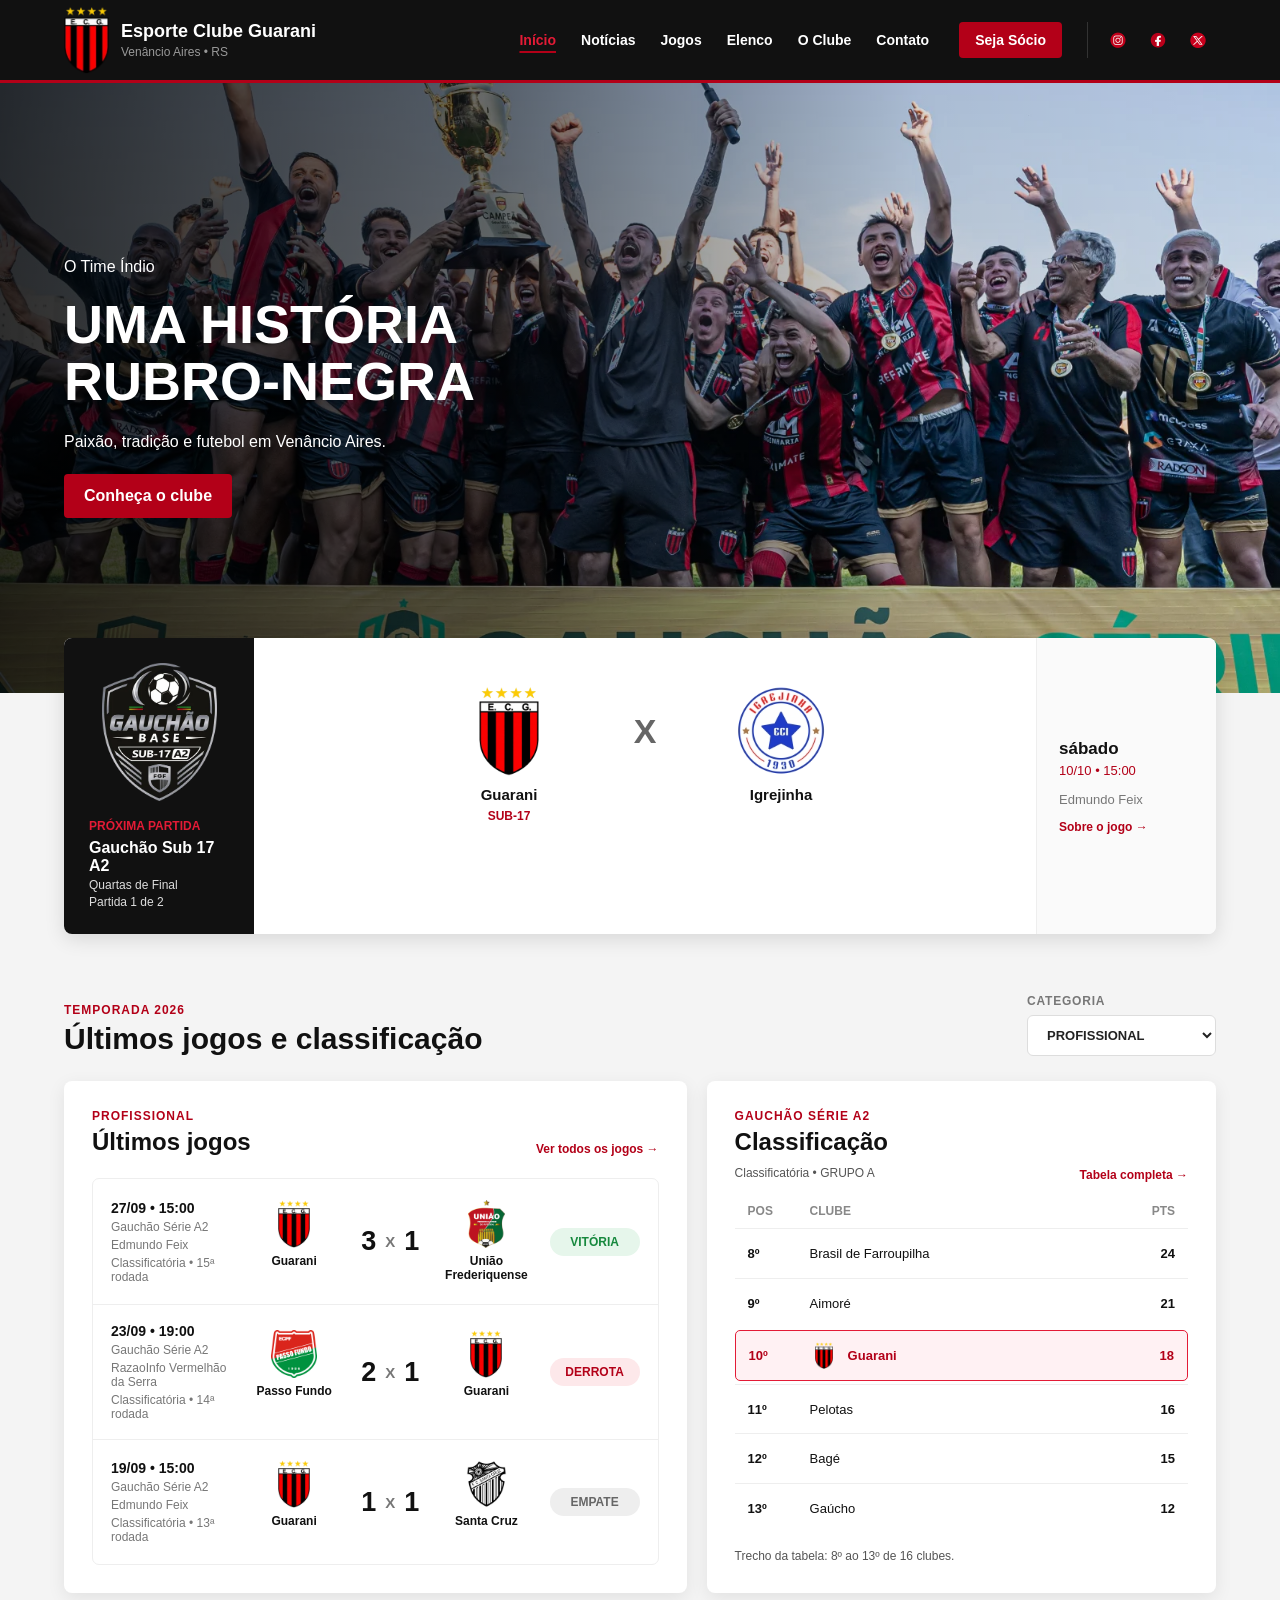
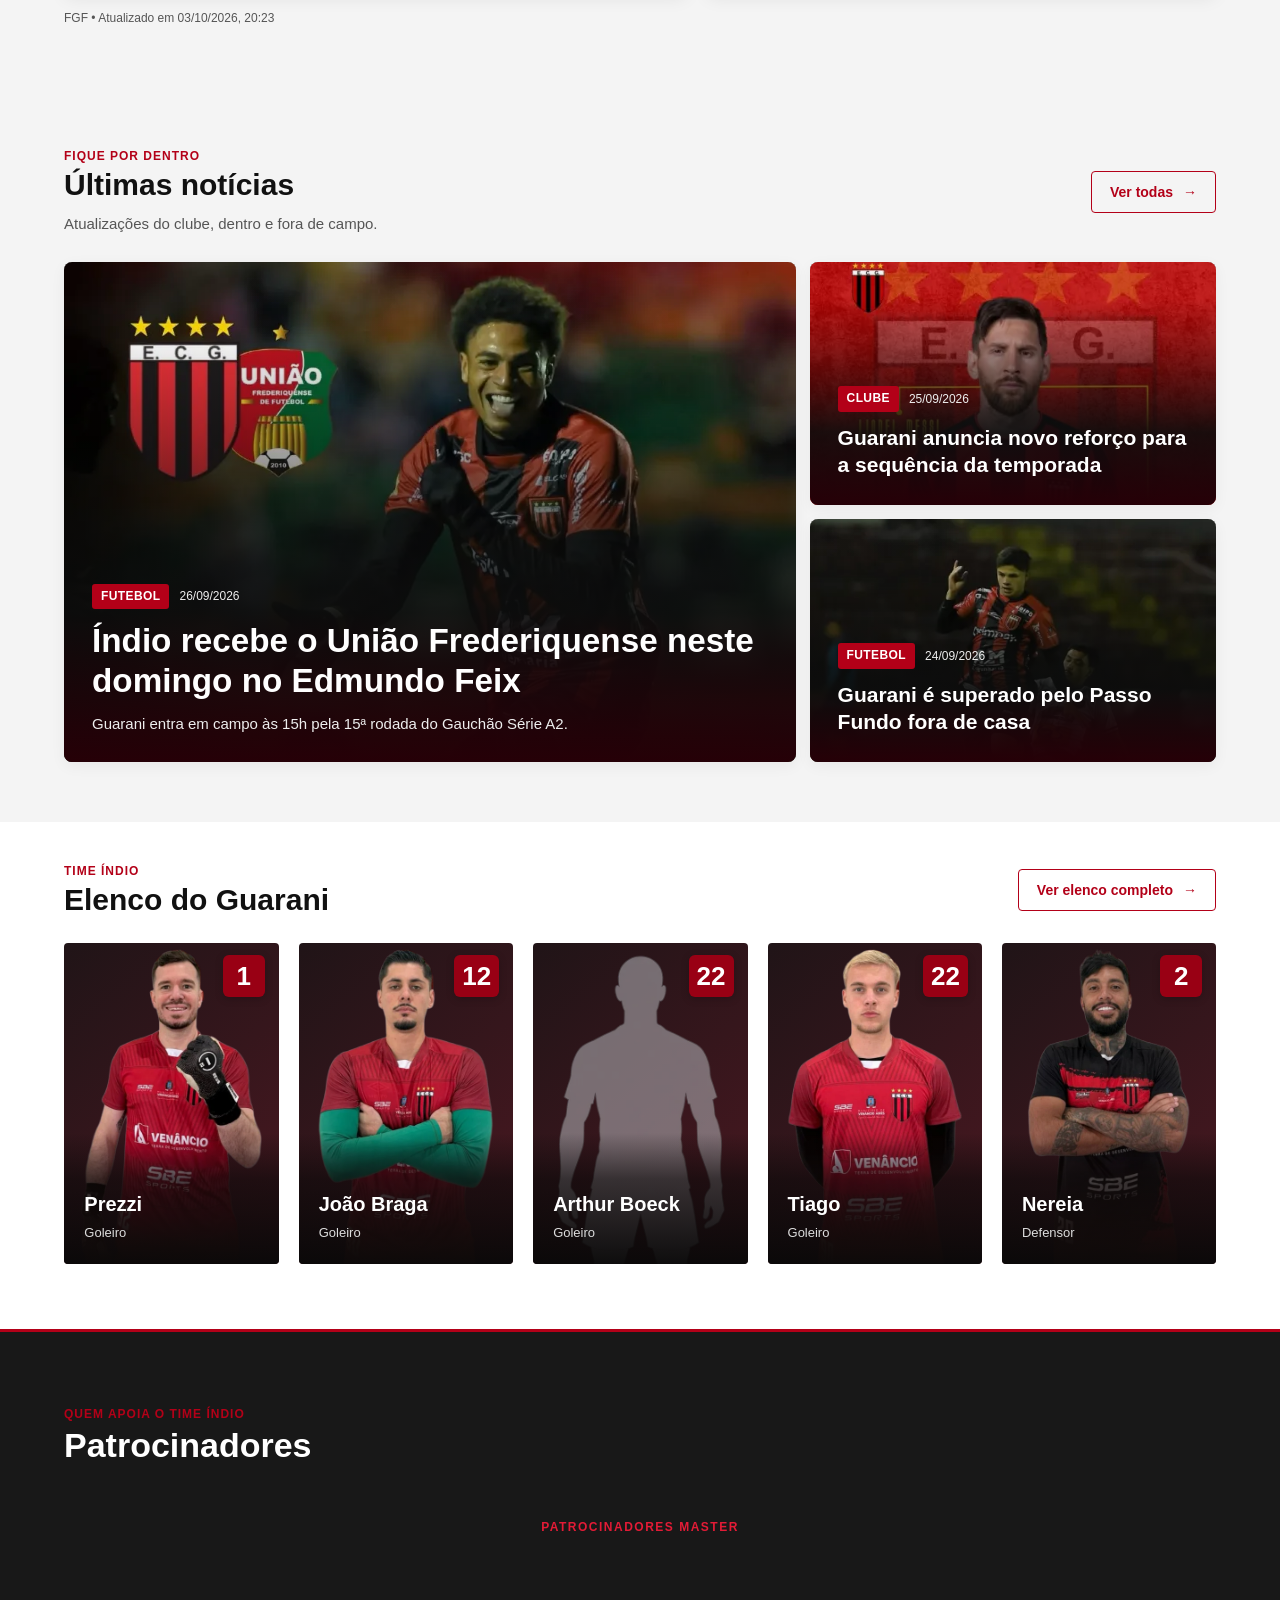
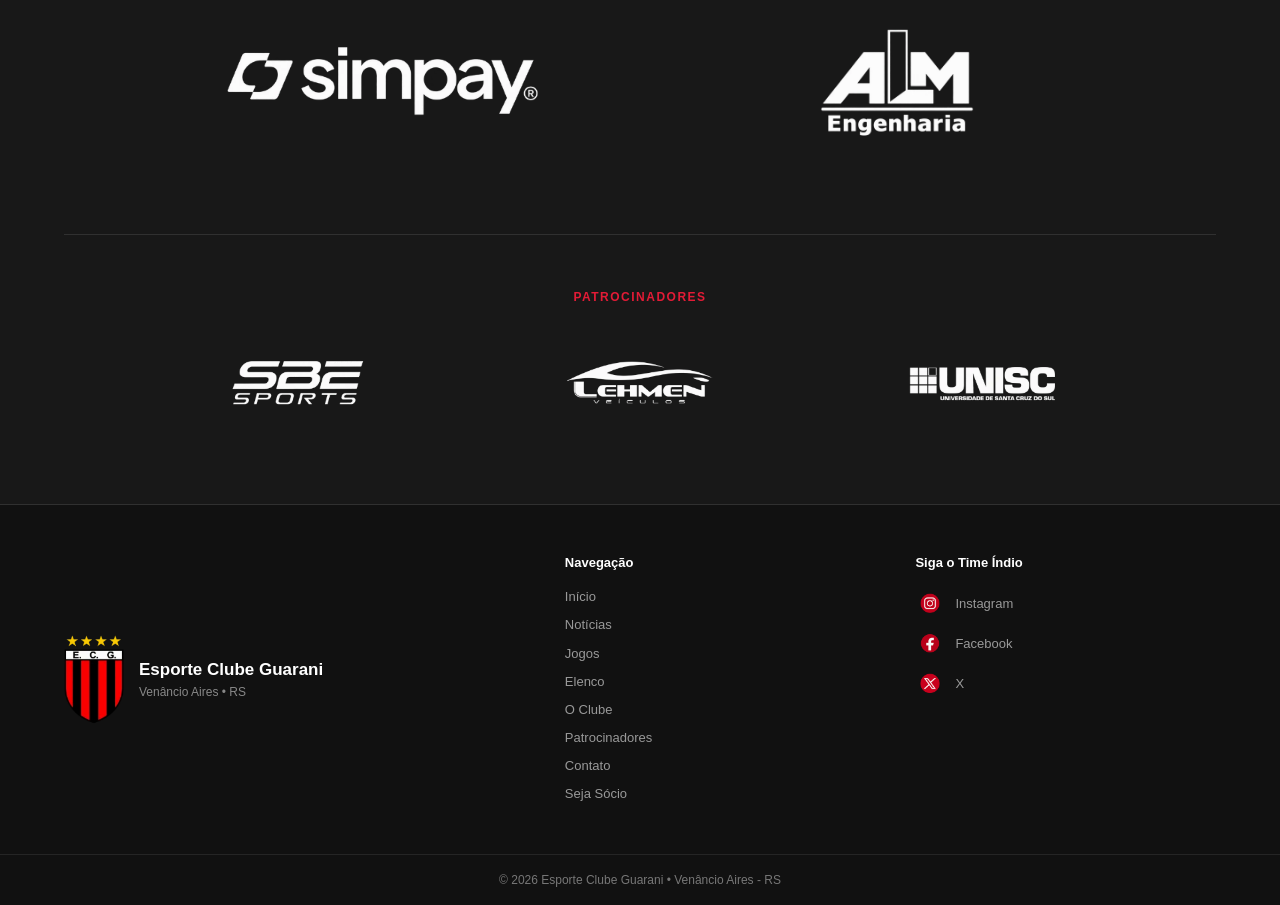
<file: index.html>
<!doctype html>
<html lang="pt-BR">
  <head>
    <meta charset="UTF-8" />

    <meta name="viewport" content="width=device-width, initial-scale=1.0" />

    <meta
      name="description"
      content="Site do Esporte Clube Guarani de Venâncio Aires, o Time Índio."
    />

    <meta name="theme-color" content="#111111" />

    <link rel="icon" type="image/png" sizes="64x64" href="assets/otimizadas/favicon.png" />

    <link rel="preload" as="image" href="assets/otimizadas/heroes/hero-campeao-2025-960.webp" media="(max-width: 700px)" fetchpriority="high" />
    <link rel="preload" as="image" href="assets/otimizadas/heroes/hero-campeao-2025-1920.webp" imagesrcset="assets/otimizadas/heroes/hero-campeao-2025-960.webp 960w, assets/otimizadas/heroes/hero-campeao-2025-1600.webp 1600w, assets/otimizadas/heroes/hero-campeao-2025-1920.webp 1920w, assets/otimizadas/heroes/hero-campeao-2025-2560.webp 2560w, assets/otimizadas/heroes/hero-campeao-2025-3840.webp 3840w" imagesizes="100vw" media="(min-width: 701px)" fetchpriority="high" />

    <title>Esporte Clube Guarani | Venâncio Aires</title>

    <!-- Prévia dos links compartilhados. -->
    <link rel="canonical" href="https://pemarckmann.github.io/site-guarani/index.html" />
    <meta property="og:type" content="website" />
    <meta property="og:locale" content="pt_BR" />
    <meta property="og:site_name" content="Esporte Clube Guarani" />
    <meta property="og:title" content="Esporte Clube Guarani | Venâncio Aires" />
    <meta property="og:description" content="Site do Esporte Clube Guarani de Venâncio Aires, o Time Índio." />
    <meta property="og:url" content="https://pemarckmann.github.io/site-guarani/index.html" />
    <meta property="og:image" content="https://pemarckmann.github.io/site-guarani/assets/otimizadas/compartilhamento.png" />
    <meta property="og:image:type" content="image/png" />
    <meta property="og:image:width" content="1200" />
    <meta property="og:image:height" content="630" />
    <meta property="og:image:alt" content="Escudo do Esporte Clube Guarani de Venâncio Aires, com o nome do clube e a frase Notícias, jogos e elenco." />
    <meta name="twitter:card" content="summary_large_image" />
    <meta name="twitter:title" content="Esporte Clube Guarani | Venâncio Aires" />
    <meta name="twitter:description" content="Site do Esporte Clube Guarani de Venâncio Aires, o Time Índio." />
    <meta name="twitter:image" content="https://pemarckmann.github.io/site-guarani/assets/otimizadas/compartilhamento.png" />
    <meta name="twitter:image:alt" content="Escudo do Esporte Clube Guarani de Venâncio Aires, com o nome do clube e a frase Notícias, jogos e elenco." />

    <link rel="stylesheet" href="css/style.css?v=85ff35ee3a" />
    <link rel="stylesheet" href="css/home.css?v=9cf3e31696" />
    <link rel="stylesheet" href="css/desempenho.css?v=c23b9907df" />
    <link rel="stylesheet" href="css/noticias.css?v=09dc21b7ce" />
    <link rel="stylesheet" href="css/patrocinadores.css?v=b4fde27880" />
    <link rel="stylesheet" href="css/elenco.css?v=b422233846" />
    <noscript>
      <link rel="stylesheet" href="css/sem-js.css?v=5f34b49d6e" />
    </noscript>
    <script src="js/script.js?v=830744ca94" defer></script>
    <script src="js/dados.js?v=16e7970543" defer></script>
    <script src="js/desempenho.js?v=842fdd21f2" defer></script>
    <script src="js/noticias.js?v=1a62cbf7f1" defer></script>
    <script src="js/componentes/carrossel.js?v=abfe952aad" defer></script>
    <script src="js/elenco.js?v=b4961d1d00" defer></script>
  </head>

  <body id="top">
    <!-- =====================================================
         CABEÇALHO
    ====================================================== -->

    <header class="topo">
      <div class="container topo-conteudo">
        <div class="marca">
          <a href="index.html" class="marca-link" aria-label="Ir para a página inicial">
            <img
              src="assets/otimizadas/escudo.webp"
              srcset="assets/otimizadas/escudo-96.webp 96w, assets/otimizadas/escudo-192.webp 192w, assets/otimizadas/escudo.webp 320w" sizes="60px"
              width="320"
              height="480"
              alt="Escudo do Esporte Clube Guarani"
            />
          </a>

          <div>
            <strong>Esporte Clube Guarani</strong>
            <span>Venâncio Aires • RS</span>
          </div>
        </div>

        <!-- BOTÃO MOBILE -->
        <button
          class="menu-toggle"
          type="button"
          aria-label="Abrir menu"
          aria-expanded="false"
          aria-controls="menu-principal"
        >
          <span></span>
          <span></span>
          <span></span>
        </button>

        <nav
          id="menu-principal"
          class="menu-principal"
          aria-label="Menu principal"
        >
          <a href="index.html" class="nav-ativo" aria-current="page">
            Início
          </a>

          <a href="noticias.html">Notícias</a>
          <a href="jogos.html">Jogos</a>
          <a href="elenco.html">Elenco</a>
          <a href="clube.html">O Clube</a>
          <a href="contato.html">Contato</a>

          <a href="socio.html" class="nav-socio"> Seja Sócio </a>

          <div class="topo-redes" role="group" aria-label="Redes sociais do Guarani">
            <span class="topo-redes-titulo">Siga o Guarani</span>
            <a
              class="topo-rede"
              href="https://www.instagram.com/ecguaranirs/"
              target="_blank"
              rel="noopener noreferrer"
              aria-label="Instagram do Guarani (abre em nova aba)"
              title="Instagram"
            >
              <img src="assets/otimizadas/instagram.webp" width="96" height="96" alt="" decoding="async" />
            </a>
            <a
              class="topo-rede"
              href="https://www.facebook.com/guaranirs"
              target="_blank"
              rel="noopener noreferrer"
              aria-label="Facebook do Guarani (abre em nova aba)"
              title="Facebook"
            >
              <img src="assets/otimizadas/facebook.webp" width="96" height="96" alt="" decoding="async" />
            </a>
            <a
              class="topo-rede"
              href="https://x.com/GuaraniRS"
              target="_blank"
              rel="noopener noreferrer"
              aria-label="X do Guarani (abre em nova aba)"
              title="X"
            >
              <img src="assets/otimizadas/x.webp" width="96" height="96" alt="" decoding="async" />
            </a>
          </div>
        </nav>
      </div>
    </header>

    <!-- =====================================================
         CONTEÚDO PRINCIPAL
    ====================================================== -->

    <main>
      <!-- =================================================
           HERO
      ================================================== -->

      <section class="hero" aria-label="Apresentação do Esporte Clube Guarani">
        <picture class="hero-foto">
          <source media="(max-width: 700px)" srcset="assets/otimizadas/heroes/hero-campeao-2025-960.webp" />
          <img class="hero-imagem"
            src="assets/otimizadas/heroes/hero-campeao-2025-1920.webp"
            srcset="assets/otimizadas/heroes/hero-campeao-2025-960.webp 960w, assets/otimizadas/heroes/hero-campeao-2025-1600.webp 1600w, assets/otimizadas/heroes/hero-campeao-2025-1920.webp 1920w, assets/otimizadas/heroes/hero-campeao-2025-2560.webp 2560w, assets/otimizadas/heroes/hero-campeao-2025-3840.webp 3840w"
            sizes="100vw" width="3840" height="2560" alt=""
            fetchpriority="high" decoding="async" />
        </picture>
        <div class="container hero-conteudo">
          <span class="hero-tag">O Time Índio</span>

          <h1>
            UMA HISTÓRIA
            <br />
            <strong>RUBRO-NEGRA</strong>
          </h1>

          <p>Paixão, tradição e futebol em Venâncio Aires.</p>

          <a href="clube.html" class="hero-botao"> Conheça o clube </a>
        </div>
      </section>

      <!-- =================================================
           PRÓXIMO JOGO
      ================================================== -->

      <section class="proximo-jogo" id="jogos">
        <div class="container">
          <div class="jogo-card" id="proximo-jogo-card" aria-live="polite">
            <p class="desempenho-aviso proximo-jogo-carregando">Carregando próxima partida…</p>
            <noscript>
              <p class="desempenho-aviso">
                Confira as partidas no <a href="https://fgf.com.br/" target="_blank" rel="noopener noreferrer">site da FGF</a>.
              </p>
            </noscript>
          </div>
        </div>
      </section>

      <!-- =================================================
           DESEMPENHO / CLASSIFICAÇÃO
      ================================================== -->

      <section class="desempenho">
        <div class="container">
          <!-- CABEÇALHO -->

          <div class="desempenho-topo">
            <div>
              <span class="secao-tag" id="temporada-desempenho"> DESEMPENHO </span>

              <h2>Últimos jogos e classificação</h2>
            </div>

            <div class="desempenho-categoria">
              <label for="categoria-desempenho"> Categoria </label>

              <select
                id="categoria-desempenho"
                disabled
                aria-label="Selecionar categoria"
              >
                <option value="">Carregando categorias…</option>
              </select>
            </div>
          </div>

          <!-- =================================================
               CONTEÚDO
          ================================================== -->

          <div class="desempenho-grid">
            <!-- =================================================
                 ÚLTIMOS JOGOS
            ================================================== -->

            <article class="painel-esportivo">
              <div class="painel-esportivo-topo">
                <div>
                  <span class="secao-tag" id="categoria-jogos">
                    CATEGORIA
                  </span>

                  <h3 id="titulo-jogos">Últimos jogos</h3>
                </div>

                <a
                  href="jogos.html?categoria=profissional&amp;status=encerrado#painel-partidas"
                  class="painel-link"
                  id="link-ver-todos-jogos"
                >
                  Ver todos os jogos →
                </a>
              </div>

              <div class="ultimos-jogos-lista" id="ultimos-jogos-lista">
                <noscript>
                  <p class="desempenho-aviso">Confira os resultados de todas as categorias no <a href="https://fgf.com.br/" target="_blank" rel="noopener noreferrer">site da FGF</a>.</p>
                </noscript>
              </div>
            </article>

            <!-- =================================================
                 CLASSIFICAÇÃO
            ================================================== -->

            <article class="painel-esportivo">
              <div class="painel-esportivo-topo">
                <div>
                  <span class="secao-tag" id="competicao-classificacao">
                    COMPETIÇÃO
                  </span>

                  <h3>Classificação</h3>
                  <p class="classificacao-contexto" id="contexto-classificacao" hidden></p>
                </div>

                <a
                  href="jogos.html?categoria=profissional&amp;aba=classificacao"
                  class="painel-link"
                  id="link-tabela-completa"
                >
                  Tabela completa →
                </a>
              </div>

              <div class="classificacao-cabecalho">
                <span>POS</span>

                <span>CLUBE</span>

                <span>PTS</span>
              </div>

              <div class="classificacao-lista" id="classificacao-lista">
                <noscript>
                  <p class="desempenho-aviso">Confira as tabelas de todas as categorias no <a href="https://fgf.com.br/" target="_blank" rel="noopener noreferrer">site da FGF</a>.</p>
                </noscript>
              </div>
              <p class="classificacao-resumo" id="resumo-classificacao" hidden></p>
            </article>
          </div>
          <p class="desempenho-fonte" id="fonte-desempenho" hidden></p>
        </div>
      </section>

      <!-- =================================================
           NOTÍCIAS
      ================================================== -->

      <section class="noticias" id="noticias">
        <div class="container">
          <div class="noticias-topo">
            <div>
              <span class="secao-tag"> FIQUE POR DENTRO </span>

              <h2>Últimas notícias</h2>
              <p class="noticias-descricao">
                Atualizações do clube, dentro e fora de campo.
              </p>
            </div>

            <a href="noticias.html" class="ver-todas">Ver todas <span aria-hidden="true">→</span></a>
          </div>

          <div class="noticias-grid" id="noticias-home" aria-live="polite"></div>
          <noscript>
            <p class="noticias-estado">Ative o JavaScript para ver as notícias ou acompanhe o
              <a href="https://www.instagram.com/ecguaranirs/" target="_blank" rel="noopener noreferrer">Instagram do Guarani</a>.
            </p>
          </noscript>
        </div>
      </section>

      <section class="elenco-home" aria-labelledby="elenco-home-titulo">
        <div class="container">
          <div class="noticias-topo">
            <div>
              <span class="secao-tag">TIME ÍNDIO</span>
              <h2 id="elenco-home-titulo">Elenco do Guarani</h2>
            </div>
            <a href="elenco.html" class="ver-todas">Ver elenco completo <span aria-hidden="true">→</span></a>
          </div>
          <div id="elenco-lista" data-modo="resumo" aria-busy="true">
            <p class="desempenho-aviso" id="elenco-carregando" role="status">Carregando elenco...</p>
          </div>
          <noscript><style>#elenco-carregando { display: none; }</style><p><a href="elenco.html">Conheça o elenco e a comissão técnica.</a></p></noscript>
        </div>
      </section>
    </main>

    <!-- =====================================================
         PATROCINADORES
    ====================================================== -->

    <section class="patrocinadores" id="patrocinadores">
      <div class="container">
        <div class="patrocinadores-topo">
          <span class="secao-tag"> QUEM APOIA O TIME ÍNDIO </span>

          <h2>Patrocinadores</h2>
        </div>

        <!-- MASTER -->

        <div class="patrocinadores-grupo">
          <h3 class="patrocinadores-grupo-titulo">PATROCINADORES MASTER</h3>

          <div class="patrocinadores-master-grid">
            <a
              href="https://somossimpay.com.br/"
              target="_blank"
              rel="noopener noreferrer"
              class="patrocinador-master-logo patrocinador-link"
              aria-label="Visitar o site da Simpay"
            >
              <img
                src="assets/otimizadas/patrocinador-simpay.webp"
                srcset="assets/otimizadas/patrocinadores/patrocinador-simpay-240.webp 240w, assets/otimizadas/patrocinadores/patrocinador-simpay-480.webp 480w, assets/otimizadas/patrocinador-simpay.webp 768w" sizes="(max-width: 700px) 240px, 360px"
                width="768"
                height="256"
                alt="Simpay"
                loading="lazy"
              />
            </a>

            <a
              href="https://www.almengenharia.com.br/"
              target="_blank"
              rel="noopener noreferrer"
              class="patrocinador-master-logo patrocinador-link"
              aria-label="Visitar o site da ALM Engenharia"
            >
              <img
                src="assets/otimizadas/patrocinador-alm.webp"
                srcset="assets/otimizadas/patrocinadores/patrocinador-alm-240.webp 240w, assets/otimizadas/patrocinadores/patrocinador-alm-480.webp 384w" sizes="(max-width: 700px) 240px, 360px"
                width="384"
                height="384"
                alt="ALM Engenharia"
                loading="lazy"
              />
            </a>
          </div>
        </div>

        <div class="patrocinadores-divisor"></div>

        <!-- DEMAIS -->

        <div class="patrocinadores-grupo">
          <h3 class="patrocinadores-grupo-titulo">PATROCINADORES</h3>

          <div class="patrocinadores-grid">
            <a
              href="https://sbesportes.com.br/"
              target="_blank"
              rel="noopener noreferrer"
              class="patrocinador-logo patrocinador-link"
              aria-label="Visitar o site da SBE Sports"
            >
              <img
                src="assets/otimizadas/patrocinador-sbe.webp"
                srcset="assets/otimizadas/patrocinadores/patrocinador-sbe-240.webp 240w, assets/otimizadas/patrocinadores/patrocinador-sbe-480.webp 480w, assets/otimizadas/patrocinador-sbe.webp 768w" sizes="(max-width: 700px) 136px, 160px"
                width="768"
                height="256"
                alt="SBE Sports"
                loading="lazy"
              />
            </a>

            <a
              href="https://www.lehmenveiculos.com.br/"
              target="_blank"
              rel="noopener noreferrer"
              class="patrocinador-logo patrocinador-link"
              aria-label="Visitar o site da Lehmen Veículos"
            >
              <img
                src="assets/otimizadas/patrocinador-lehmen.webp"
                srcset="assets/otimizadas/patrocinadores/patrocinador-lehmen-240.webp 240w, assets/otimizadas/patrocinadores/patrocinador-lehmen-480.webp 480w, assets/otimizadas/patrocinador-lehmen.webp 768w" sizes="(max-width: 700px) 136px, 160px"
                width="768"
                height="256"
                alt="Lehmen Veículos"
                loading="lazy"
              />
            </a>

            <a
              href="https://www.unisc.br/pt/"
              target="_blank"
              rel="noopener noreferrer"
              class="patrocinador-logo patrocinador-link"
              aria-label="Visitar o site da UNISC"
            >
              <img
                src="assets/otimizadas/patrocinador-unisc.webp"
                srcset="assets/otimizadas/patrocinadores/patrocinador-unisc-240.webp 240w, assets/otimizadas/patrocinadores/patrocinador-unisc-480.webp 480w, assets/otimizadas/patrocinador-unisc.webp 768w" sizes="(max-width: 700px) 136px, 160px"
                width="768"
                height="256"
                alt="UNISC - Universidade de Santa Cruz do Sul"
                loading="lazy"
              />
            </a>
          </div>
        </div>
      </div>
    </section>

    <!-- =====================================================
         RODAPÉ
    ====================================================== -->

    <footer class="rodape">
      <div class="container rodape-conteudo">
        <div class="rodape-marca">
          <img
            src="assets/otimizadas/escudo.webp"
              srcset="assets/otimizadas/escudo-96.webp 96w, assets/otimizadas/escudo-192.webp 192w, assets/otimizadas/escudo.webp 320w" sizes="60px"
            width="320"
            height="480"
            alt="Escudo do Esporte Clube Guarani"
            loading="lazy"
          />

          <div>
            <strong>Esporte Clube Guarani</strong>

            <span>Venâncio Aires • RS</span>
          </div>
        </div>

        <div class="rodape-links">
          <strong>Navegação</strong>

          <a href="#top">Início</a>

          <a href="noticias.html">Notícias</a>

          <a href="jogos.html">Jogos</a>

          <a href="elenco.html">Elenco</a>

          <a href="clube.html">O Clube</a>

          <a href="#patrocinadores">Patrocinadores</a>

          <a href="contato.html">Contato</a>

          <a href="socio.html"> Seja Sócio </a>
        </div>

        <div class="rodape-redes">
          <strong>Siga o Time Índio</strong>

          <a
            href="https://www.instagram.com/ecguaranirs/"
            target="_blank"
            rel="noopener noreferrer"
            class="rede-social"
          >
            <img
              src="assets/otimizadas/instagram.webp"
              width="96"
              height="96"
              alt=""
            loading="lazy" decoding="async" />

            <span>Instagram</span>
          </a>

          <a
            href="https://www.facebook.com/guaranirs"
            target="_blank"
            rel="noopener noreferrer"
            class="rede-social"
          >
            <img
              src="assets/otimizadas/facebook.webp"
              width="96"
              height="96"
              alt=""
            loading="lazy" decoding="async" />

            <span>Facebook</span>
          </a>

          <a
            href="https://x.com/GuaraniRS"
            target="_blank"
            rel="noopener noreferrer"
            class="rede-social"
          >
            <img
              src="assets/otimizadas/x.webp"
              width="96"
              height="96"
              alt=""
            loading="lazy" decoding="async" />

            <span>X</span>
          </a>
        </div>
      </div>

      <div class="rodape-final">
        <div class="container">
          <p>© 2026 Esporte Clube Guarani • Venâncio Aires - RS</p>
        </div>
      </div>
    </footer>

  </body>
</html>
</file>
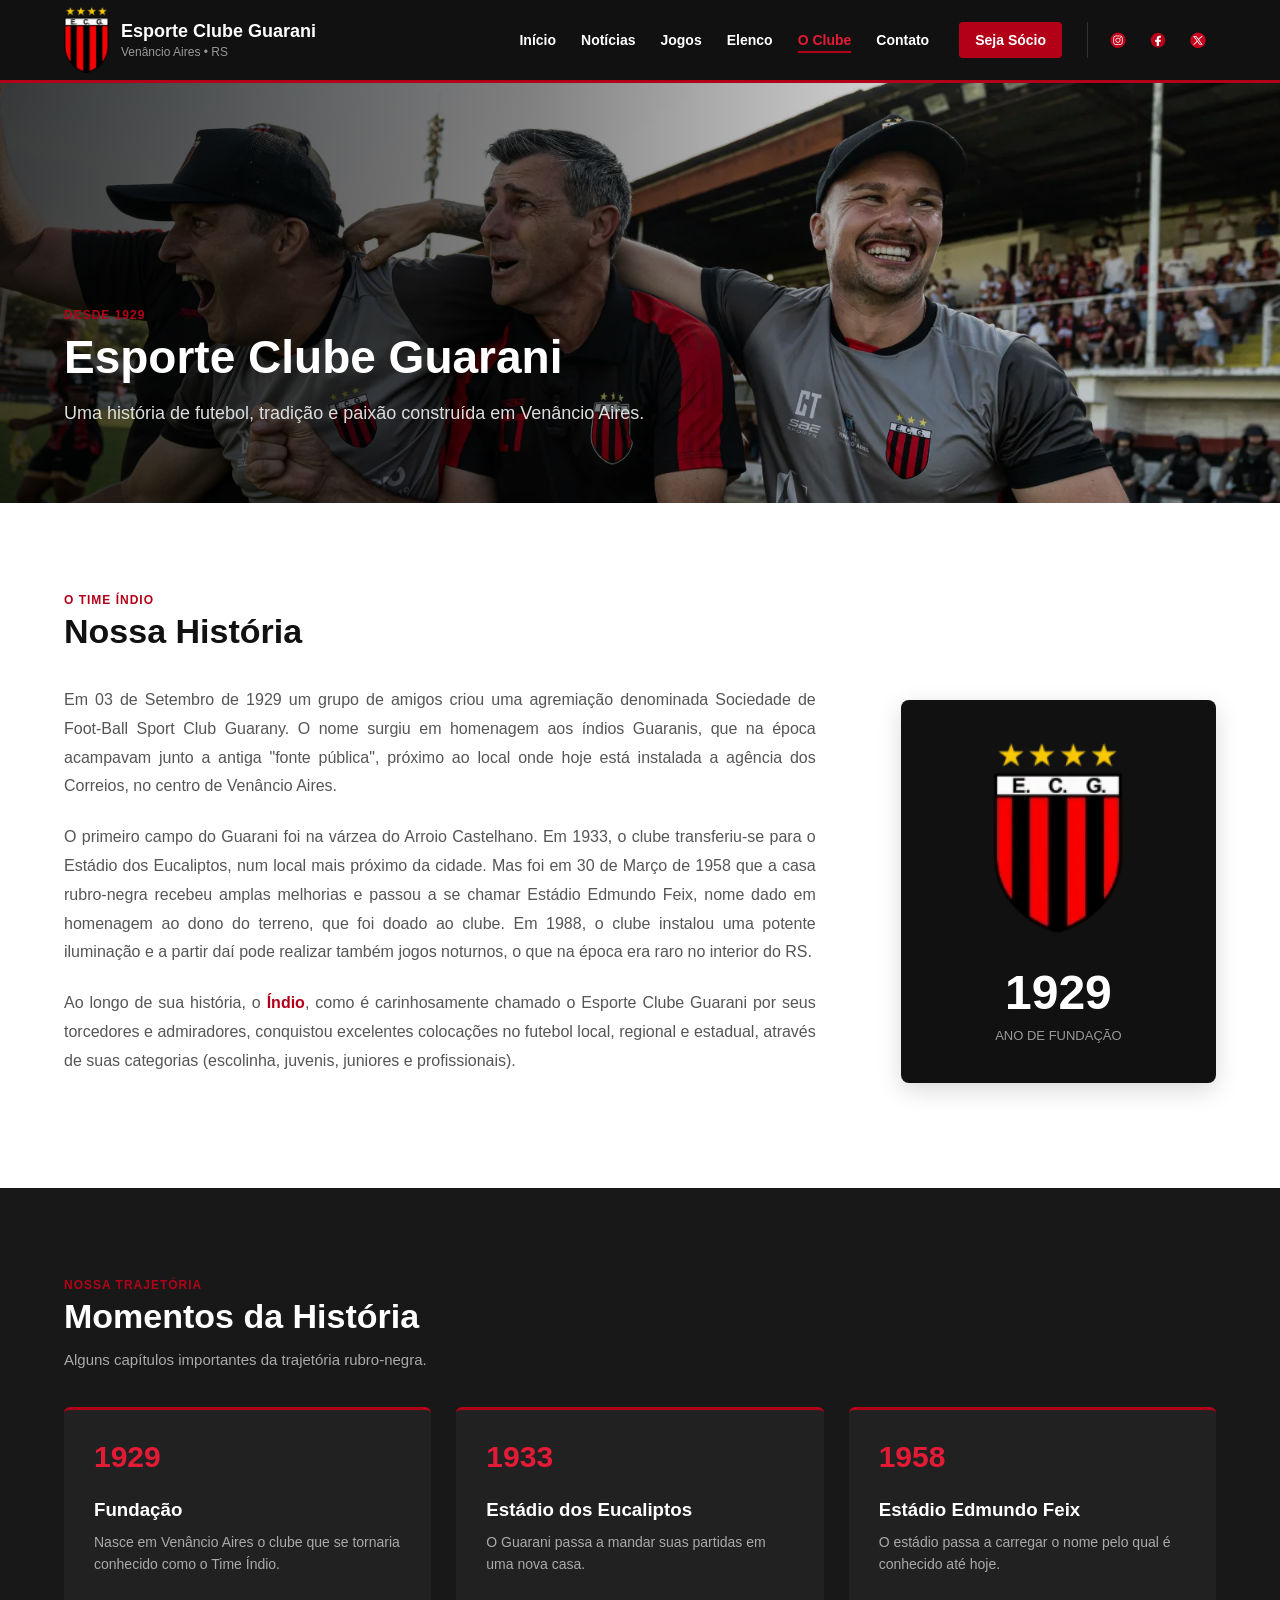
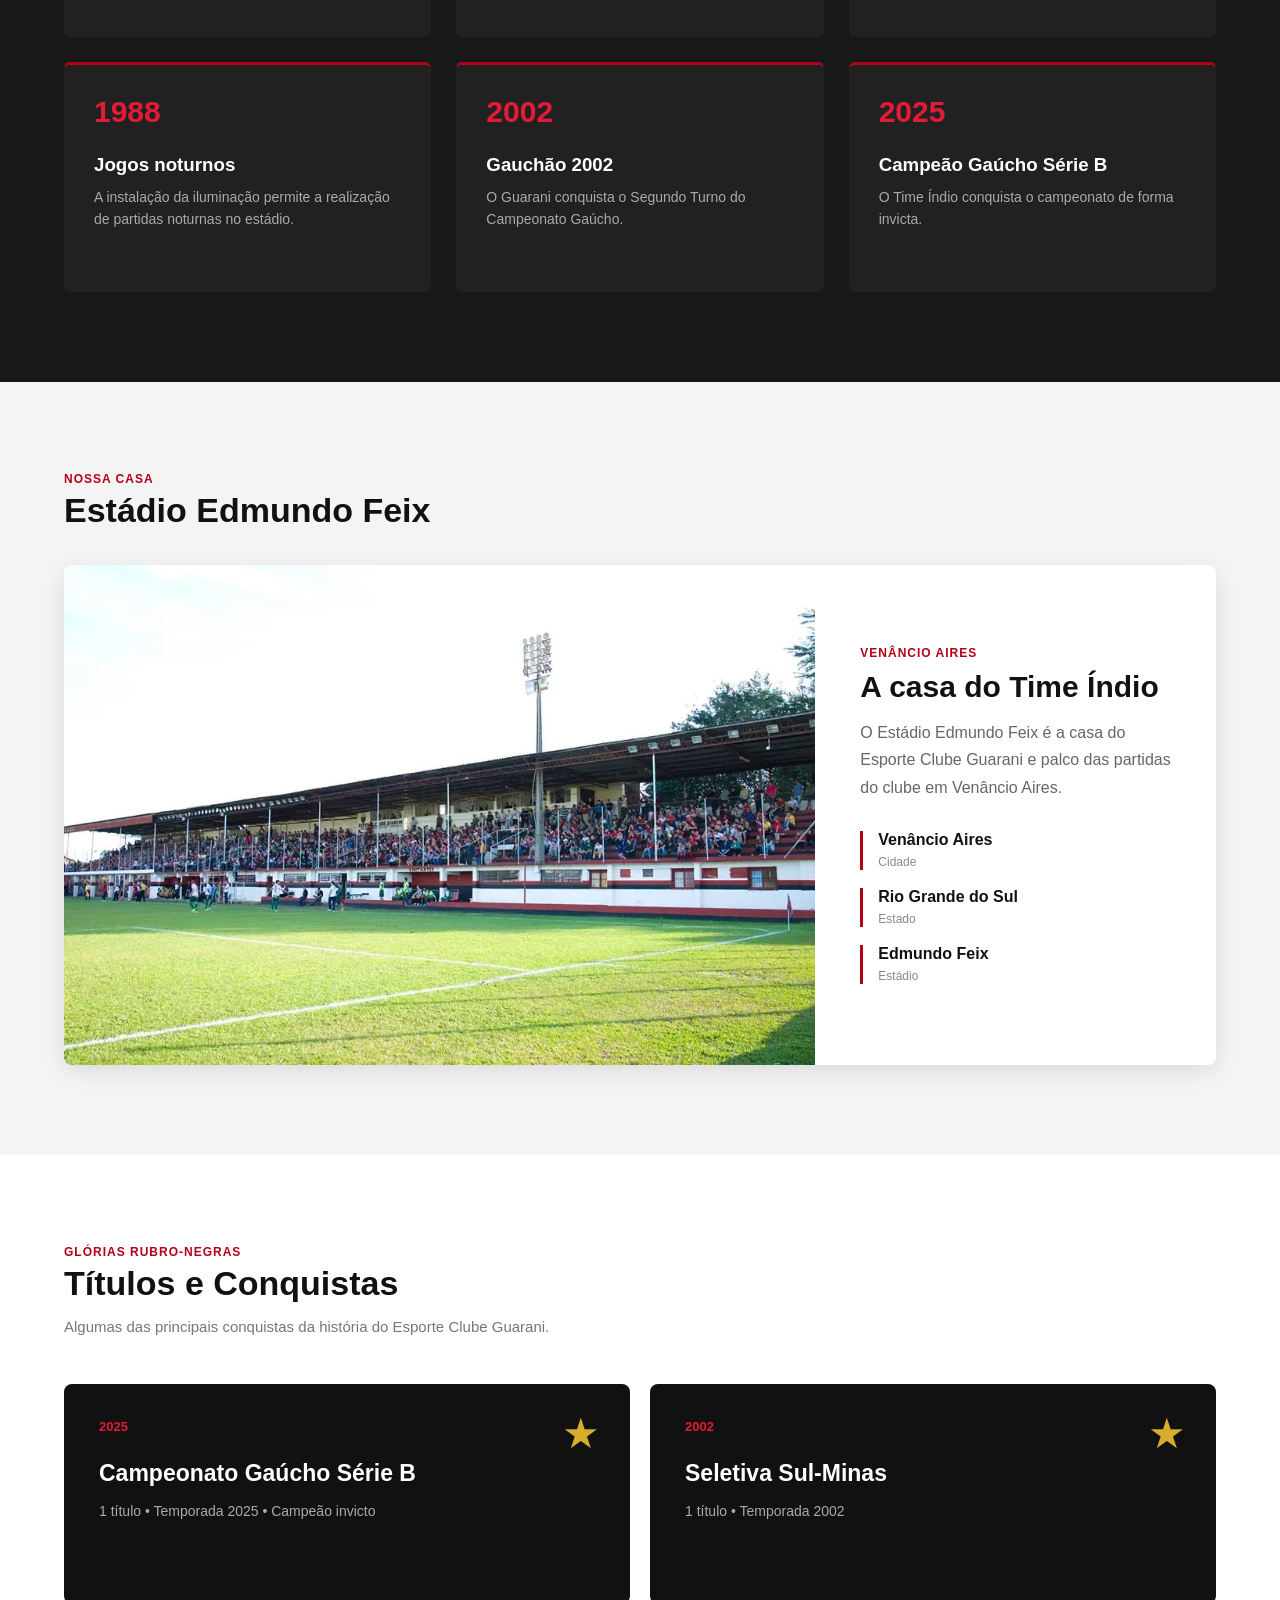
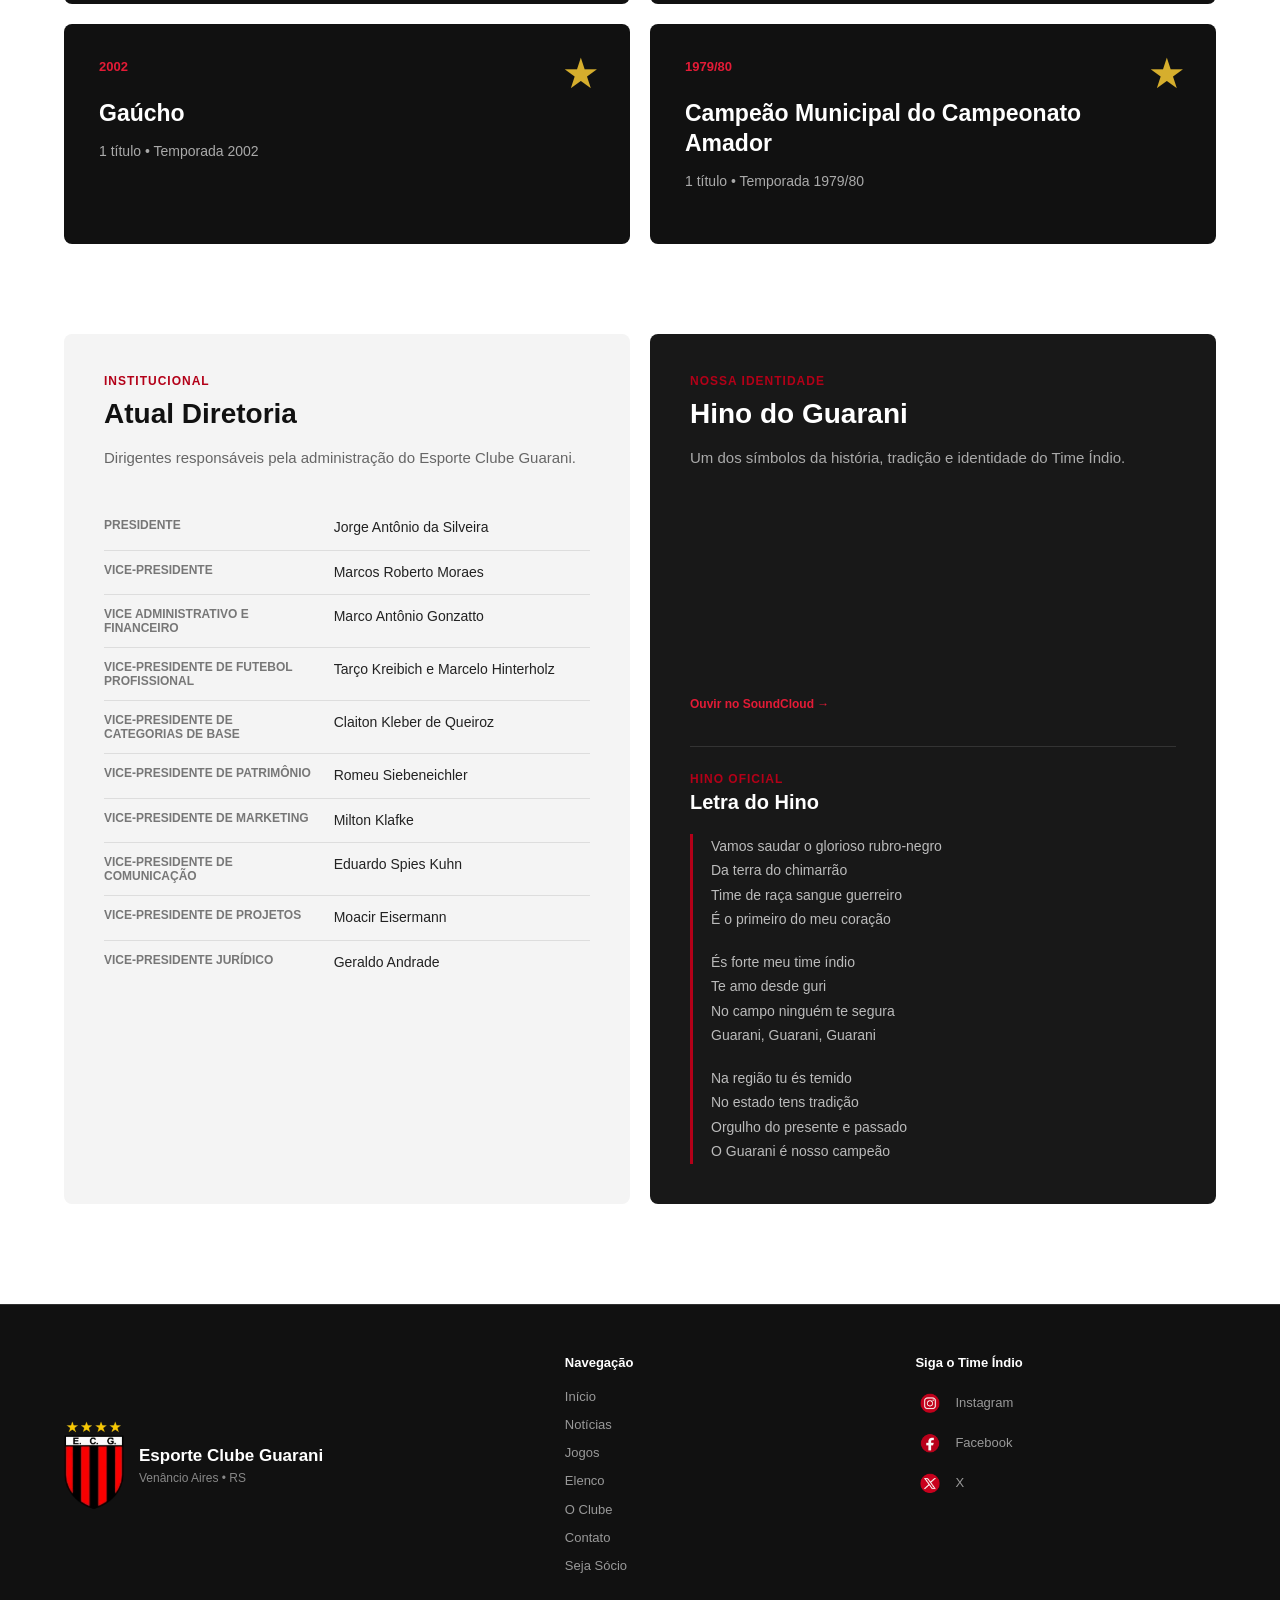
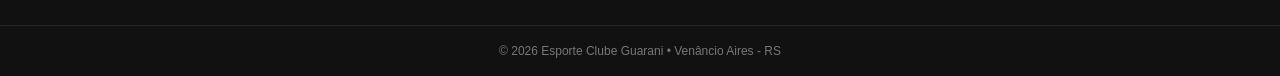
<file: clube.html>
<!doctype html>
<html lang="pt-BR">
  <head>
    <meta charset="UTF-8" />
    <meta name="viewport" content="width=device-width, initial-scale=1.0" />

    <meta
      name="description"
      content="Conheça a história, o estádio e as conquistas do Esporte Clube Guarani de Venâncio Aires."
    />

    <meta name="theme-color" content="#111111" />

    <link rel="icon" type="image/png" sizes="64x64" href="assets/otimizadas/favicon.png" />

    <link rel="preload" as="image" href="assets/otimizadas/heroes/hero-clube-comissao-960.webp" media="(max-width: 700px)" fetchpriority="high" />
    <link rel="preload" as="image" href="assets/otimizadas/heroes/hero-clube-comissao-1920.webp" imagesrcset="assets/otimizadas/heroes/hero-clube-comissao-960.webp 960w, assets/otimizadas/heroes/hero-clube-comissao-1600.webp 1600w, assets/otimizadas/heroes/hero-clube-comissao-1920.webp 1920w, assets/otimizadas/heroes/hero-clube-comissao-2560.webp 2560w, assets/otimizadas/heroes/hero-clube-comissao-3840.webp 3840w" imagesizes="100vw" media="(min-width: 701px)" fetchpriority="high" />

    <title>O Clube | Esporte Clube Guarani</title>

    <!-- Prévia dos links compartilhados. -->
    <link rel="canonical" href="https://pemarckmann.github.io/site-guarani/clube.html" />
    <meta property="og:type" content="website" />
    <meta property="og:locale" content="pt_BR" />
    <meta property="og:site_name" content="Esporte Clube Guarani" />
    <meta property="og:title" content="O Clube | Esporte Clube Guarani" />
    <meta property="og:description" content="Conheça a história, o estádio e as conquistas do Esporte Clube Guarani de Venâncio Aires." />
    <meta property="og:url" content="https://pemarckmann.github.io/site-guarani/clube.html" />
    <meta property="og:image" content="https://pemarckmann.github.io/site-guarani/assets/otimizadas/compartilhamento.png" />
    <meta property="og:image:type" content="image/png" />
    <meta property="og:image:width" content="1200" />
    <meta property="og:image:height" content="630" />
    <meta property="og:image:alt" content="Escudo do Esporte Clube Guarani de Venâncio Aires, com o nome do clube e a frase Notícias, jogos e elenco." />
    <meta name="twitter:card" content="summary_large_image" />
    <meta name="twitter:title" content="O Clube | Esporte Clube Guarani" />
    <meta name="twitter:description" content="Conheça a história, o estádio e as conquistas do Esporte Clube Guarani de Venâncio Aires." />
    <meta name="twitter:image" content="https://pemarckmann.github.io/site-guarani/assets/otimizadas/compartilhamento.png" />
    <meta name="twitter:image:alt" content="Escudo do Esporte Clube Guarani de Venâncio Aires, com o nome do clube e a frase Notícias, jogos e elenco." />

    <link rel="stylesheet" href="css/style.css?v=85ff35ee3a" />
    <link rel="stylesheet" href="css/clube.css?v=37dfbab7dd" />
    <noscript>
      <link rel="stylesheet" href="css/sem-js.css?v=5f34b49d6e" />
    </noscript>
    <script src="js/script.js?v=830744ca94" defer></script>
  </head>

  <body id="top">
    <!-- =====================================================
         CABEÇALHO
    ====================================================== -->

    <header class="topo">
      <div class="container topo-conteudo">
        <div class="marca">
          <a href="index.html" class="marca-link" aria-label="Ir para a página inicial">
            <img
              src="assets/otimizadas/escudo.webp"
              srcset="assets/otimizadas/escudo-96.webp 96w, assets/otimizadas/escudo-192.webp 192w, assets/otimizadas/escudo.webp 320w" sizes="60px"
              width="320"
              height="480"
              alt="Escudo do Esporte Clube Guarani"
            />
          </a>

          <div>
            <strong>Esporte Clube Guarani</strong>
            <span>Venâncio Aires • RS</span>
          </div>
        </div>

        <button
          class="menu-toggle"
          type="button"
          aria-label="Abrir menu"
          aria-expanded="false"
          aria-controls="menu-principal"
        >
          <span></span>
          <span></span>
          <span></span>
        </button>

        <nav
          id="menu-principal"
          class="menu-principal"
          aria-label="Menu principal"
        >
          <a href="index.html">Início</a>
          <a href="noticias.html">Notícias</a>
          <a href="jogos.html">Jogos</a>
          <a href="elenco.html">Elenco</a>
          <a href="clube.html" aria-current="page">O Clube</a>
          <a href="contato.html">Contato</a>

          <a href="socio.html" class="nav-socio"> Seja Sócio </a>

          <div class="topo-redes" role="group" aria-label="Redes sociais do Guarani">
            <span class="topo-redes-titulo">Siga o Guarani</span>
            <a
              class="topo-rede"
              href="https://www.instagram.com/ecguaranirs/"
              target="_blank"
              rel="noopener noreferrer"
              aria-label="Instagram do Guarani (abre em nova aba)"
              title="Instagram"
            >
              <img src="assets/otimizadas/instagram.webp" width="96" height="96" alt="" decoding="async" />
            </a>
            <a
              class="topo-rede"
              href="https://www.facebook.com/guaranirs"
              target="_blank"
              rel="noopener noreferrer"
              aria-label="Facebook do Guarani (abre em nova aba)"
              title="Facebook"
            >
              <img src="assets/otimizadas/facebook.webp" width="96" height="96" alt="" decoding="async" />
            </a>
            <a
              class="topo-rede"
              href="https://x.com/GuaraniRS"
              target="_blank"
              rel="noopener noreferrer"
              aria-label="X do Guarani (abre em nova aba)"
              title="X"
            >
              <img src="assets/otimizadas/x.webp" width="96" height="96" alt="" decoding="async" />
            </a>
          </div>
        </nav>
      </div>
    </header>

    <!-- =====================================================
         CONTEÚDO
    ====================================================== -->

    <main class="pagina-clube">
      <!-- =================================================
             HERO
        ================================================== -->

      <section
        class="clube-pagina-hero"
        aria-label="História do Esporte Clube Guarani"
      >
        <picture class="clube-pagina-hero-fundo">
          <source media="(max-width: 700px)" srcset="assets/otimizadas/heroes/hero-clube-comissao-960.webp" />
          <img class="clube-pagina-hero-fundo-imagem" src="assets/otimizadas/heroes/hero-clube-comissao-1920.webp"
            srcset="assets/otimizadas/heroes/hero-clube-comissao-960.webp 960w, assets/otimizadas/heroes/hero-clube-comissao-1600.webp 1600w, assets/otimizadas/heroes/hero-clube-comissao-1920.webp 1920w, assets/otimizadas/heroes/hero-clube-comissao-2560.webp 2560w, assets/otimizadas/heroes/hero-clube-comissao-3840.webp 3840w" sizes="100vw"
            width="3840" height="2560" alt="" fetchpriority="high" decoding="async" />
        </picture>

        <div class="container clube-pagina-hero-conteudo">
          <span class="secao-tag"> DESDE 1929 </span>

          <h1>Esporte Clube Guarani</h1>

          <p>
            Uma história de futebol, tradição e paixão construída em Venâncio
            Aires.
          </p>
        </div>
      </section>

      <!-- =================================================
             NOSSA HISTÓRIA
        ================================================== -->

      <section class="clube-historia">
        <div class="container">
          <div class="titulo-secao">
            <span class="secao-tag"> O TIME ÍNDIO </span>

            <h2>Nossa História</h2>
          </div>

          <div class="historia-grid">
            <div class="historia-texto">
              <p>
                Em 03 de Setembro de 1929 um grupo de amigos criou uma
                agremiação denominada Sociedade de Foot-Ball Sport Club Guarany.
                O nome surgiu em homenagem aos índios Guaranis, que na época
                acampavam junto a antiga "fonte pública", próximo ao local onde
                hoje está instalada a agência dos Correios, no centro de
                Venâncio Aires.
              </p>

              <p>
                O primeiro campo do Guarani foi na várzea do Arroio Castelhano.
                Em 1933, o clube transferiu-se para o Estádio dos Eucaliptos,
                num local mais próximo da cidade. Mas foi em 30 de Março de 1958
                que a casa rubro-negra recebeu amplas melhorias e passou a se
                chamar Estádio Edmundo Feix, nome dado em homenagem ao dono do
                terreno, que foi doado ao clube. Em 1988, o clube instalou uma
                potente iluminação e a partir daí pode realizar também jogos
                noturnos, o que na época era raro no interior do RS.
              </p>
              <p>
                Ao longo de sua história, o
                <strong class="destaque-vermelho">Índio</strong>, como é
                carinhosamente chamado o Esporte Clube Guarani por seus
                torcedores e admiradores, conquistou excelentes colocações no
                futebol local, regional e estadual, através de suas categorias
                (escolinha, juvenis, juniores e profissionais).
              </p>
            </div>

            <div class="historia-destaque">
              <img
                src="assets/otimizadas/escudo.webp"
              srcset="assets/otimizadas/escudo-96.webp 96w, assets/otimizadas/escudo-192.webp 192w, assets/otimizadas/escudo.webp 320w" sizes="60px"
                width="320"
                height="480"
                alt="Escudo do Esporte Clube Guarani"
                loading="lazy"
              />

              <strong> 1929 </strong>

              <span> Ano de fundação </span>
            </div>
          </div>
        </div>
      </section>

      <!-- =================================================
             LINHA DO TEMPO
        ================================================== -->

      <section class="linha-tempo">
        <div class="container">
          <div class="titulo-secao titulo-secao-claro">
            <span class="secao-tag"> NOSSA TRAJETÓRIA </span>

            <h2>Momentos da História</h2>

            <p>Alguns capítulos importantes da trajetória rubro-negra.</p>
          </div>

          <div class="timeline">
            <article class="timeline-item">
              <span class="timeline-ano"> 1929 </span>

              <div>
                <h3>Fundação</h3>

                <p>
                  Nasce em Venâncio Aires o clube que se tornaria conhecido como
                  o Time Índio.
                </p>
              </div>
            </article>

            <article class="timeline-item">
              <span class="timeline-ano"> 1933 </span>

              <div>
                <h3>Estádio dos Eucaliptos</h3>

                <p>O Guarani passa a mandar suas partidas em uma nova casa.</p>
              </div>
            </article>

            <article class="timeline-item">
              <span class="timeline-ano"> 1958 </span>

              <div>
                <h3>Estádio Edmundo Feix</h3>

                <p>
                  O estádio passa a carregar o nome pelo qual é conhecido até
                  hoje.
                </p>
              </div>
            </article>

            <article class="timeline-item">
              <span class="timeline-ano"> 1988 </span>

              <div>
                <h3>Jogos noturnos</h3>

                <p>
                  A instalação da iluminação permite a realização de partidas
                  noturnas no estádio.
                </p>
              </div>
            </article>

            <article class="timeline-item">
              <span class="timeline-ano"> 2002 </span>

              <div>
                <h3>Gauchão 2002</h3>

                <p>O Guarani conquista o Segundo Turno do Campeonato Gaúcho.</p>
              </div>
            </article>

            <article class="timeline-item">
              <span class="timeline-ano"> 2025 </span>

              <div>
                <h3>Campeão Gaúcho Série B</h3>

                <p>O Time Índio conquista o campeonato de forma invicta.</p>
              </div>
            </article>
          </div>
        </div>
      </section>

      <!-- =================================================
             ESTÁDIO
        ================================================== -->

      <section class="estadio">
        <div class="container">
          <div class="titulo-secao">
            <span class="secao-tag"> NOSSA CASA </span>

            <h2>Estádio Edmundo Feix</h2>
          </div>

          <div class="estadio-card">
            <div class="estadio-imagem">
              <img
                src="assets/otimizadas/estadio.webp"
                width="960"
                height="640"
                alt="Estádio Edmundo Feix em Venâncio Aires"
                loading="lazy"
              />
            </div>

            <div class="estadio-conteudo">
              <span class="secao-tag"> VENÂNCIO AIRES </span>

              <h3>A casa do Time Índio</h3>

              <p>
                O Estádio Edmundo Feix é a casa do Esporte Clube Guarani e palco
                das partidas do clube em Venâncio Aires.
              </p>

              <div class="estadio-infos">
                <div>
                  <strong>Venâncio Aires</strong>
                  <span>Cidade</span>
                </div>

                <div>
                  <strong>Rio Grande do Sul</strong>
                  <span>Estado</span>
                </div>

                <div>
                  <strong>Edmundo Feix</strong>
                  <span>Estádio</span>
                </div>
              </div>
            </div>
          </div>
        </div>
      </section>

      <!-- =================================================
     TÍTULOS E CONQUISTAS
================================================== -->

      <section class="titulos">
        <div class="container">
          <div class="titulo-secao">
            <span class="secao-tag"> GLÓRIAS RUBRO-NEGRAS </span>

            <h2>Títulos e Conquistas</h2>

            <p>
              Algumas das principais conquistas da história do Esporte Clube
              Guarani.
            </p>
          </div>

          <div class="titulos-grid">
            <!-- =============================================
                 CAMPEONATO GAÚCHO SÉRIE B - 2025
            ============================================== -->

            <article class="titulo-card">
              <span class="titulo-ano"> 2025 </span>

              <div class="titulo-trofeu" aria-hidden="true">★</div>

              <h3>Campeonato Gaúcho Série B</h3>

              <p>1 título • Temporada 2025 • Campeão invicto</p>
            </article>

            <!-- =============================================
                 SELETIVA SUL-MINAS - 2002
            ============================================== -->

            <article class="titulo-card">
              <span class="titulo-ano"> 2002 </span>

              <div class="titulo-trofeu" aria-hidden="true">★</div>

              <h3>Seletiva Sul-Minas</h3>

              <p>1 título • Temporada 2002</p>
            </article>

            <!-- =============================================
                 GAUCHÃO - 2002
            ============================================== -->

            <article class="titulo-card">
              <span class="titulo-ano"> 2002 </span>

              <div class="titulo-trofeu" aria-hidden="true">★</div>

              <h3>Gaúcho</h3>

              <p>1 título • Temporada 2002</p>
            </article>

            <!-- =============================================
                 CAMPEONATO MUNICIPAL - 1979/80
            ============================================== -->

            <article class="titulo-card">
              <span class="titulo-ano"> 1979/80 </span>

              <div class="titulo-trofeu" aria-hidden="true">★</div>

              <h3>Campeão Municipal do Campeonato Amador</h3>

              <p>1 título • Temporada 1979/80</p>
            </article>
          </div>
        </div>
      </section>

      <!-- =================================================
             INSTITUCIONAL
        ================================================== -->

      <section class="clube-institucional">
        <div class="container">
          <div class="institucional-grid">
            <!-- DIRETORIA -->

            <article class="institucional-card institucional-diretoria">
              <span class="secao-tag"> INSTITUCIONAL </span>

              <h2>Atual Diretoria</h2>

              <p>
                Dirigentes responsáveis pela administração do Esporte Clube
                Guarani.
              </p>

              <dl class="diretoria-lista">
                <div>
                  <dt>Presidente</dt>
                  <dd>Jorge Antônio da Silveira</dd>
                </div>

                <div>
                  <dt>Vice-Presidente</dt>
                  <dd>Marcos Roberto Moraes</dd>
                </div>

                <div>
                  <dt>Vice Administrativo e Financeiro</dt>
                  <dd>Marco Antônio Gonzatto</dd>
                </div>

                <div>
                  <dt>Vice-Presidente de Futebol Profissional</dt>

                  <dd>Tarço Kreibich e Marcelo Hinterholz</dd>
                </div>

                <div>
                  <dt>Vice-Presidente de Categorias de Base</dt>

                  <dd>Claiton Kleber de Queiroz</dd>
                </div>

                <div>
                  <dt>Vice-Presidente de Patrimônio</dt>

                  <dd>Romeu Siebeneichler</dd>
                </div>

                <div>
                  <dt>Vice-Presidente de Marketing</dt>

                  <dd>Milton Klafke</dd>
                </div>

                <div>
                  <dt>Vice-Presidente de Comunicação</dt>

                  <dd>Eduardo Spies Kuhn</dd>
                </div>

                <div>
                  <dt>Vice-Presidente de Projetos</dt>

                  <dd>Moacir Eisermann</dd>
                </div>

                <div>
                  <dt>Vice-Presidente Jurídico</dt>

                  <dd>Geraldo Andrade</dd>
                </div>
              </dl>
            </article>

            <!-- HINO -->

            <article class="institucional-card institucional-card-escuro">
              <span class="secao-tag"> NOSSA IDENTIDADE </span>

              <h2>Hino do Guarani</h2>

              <p>
                Um dos símbolos da história, tradição e identidade do Time
                Índio.
              </p>

              <div class="hino-player">
                <iframe
                  title="Hino Oficial do Esporte Clube Guarani"
                  src="https://w.soundcloud.com/player/?url=https%3A//soundcloud.com/guarani-rs/hino-oficial-esporte-clube-guarani&color=%23b30018&auto_play=false&hide_related=true&show_comments=false&show_user=true&show_reposts=false&show_teaser=false"
                  allow="autoplay"
                  loading="lazy"
                ></iframe>
              </div>

              <a
                href="https://soundcloud.com/guarani-rs/hino-oficial-esporte-clube-guarani"
                target="_blank"
                rel="noopener noreferrer"
                class="hino-soundcloud-link"
              >
                Ouvir no SoundCloud →
              </a>

              <!-- =============================
                             LETRA
                        ============================== -->

              <div class="hino-letra">
                <div class="hino-letra-cabecalho">
                  <span class="secao-tag"> HINO OFICIAL </span>

                  <h3>Letra do Hino</h3>
                </div>

                <div class="hino-letra-conteudo">
                  <p>
                    Vamos saudar o glorioso rubro-negro<br />
                    Da terra do chimarrão<br />
                    Time de raça sangue guerreiro<br />
                    É o primeiro do meu coração
                  </p>
                  <p>
                    És forte meu time índio<br />
                    Te amo desde guri<br />
                    No campo ninguém te segura<br />
                    Guarani, Guarani, Guarani
                  </p>
                  <p>
                    Na região tu és temido<br />
                    No estado tens tradição<br />
                    Orgulho do presente e passado<br />
                    O Guarani é nosso campeão
                  </p>
                </div>
              </div>
            </article>
          </div>
        </div>
      </section>
    </main>

    <!-- =====================================================
         RODAPÉ
    ====================================================== -->

    <footer class="rodape">
      <div class="container rodape-conteudo">
        <div class="rodape-marca">
          <img
            src="assets/otimizadas/escudo.webp"
              srcset="assets/otimizadas/escudo-96.webp 96w, assets/otimizadas/escudo-192.webp 192w, assets/otimizadas/escudo.webp 320w" sizes="60px"
            width="320"
            height="480"
            alt="Escudo do Esporte Clube Guarani"
            loading="lazy"
          />

          <div>
            <strong>Esporte Clube Guarani</strong>
            <span>Venâncio Aires • RS</span>
          </div>
        </div>

        <div class="rodape-links">
          <strong> Navegação </strong>

          <a href="index.html"> Início </a>

          <a href="noticias.html">Notícias</a>

          <a href="jogos.html">Jogos</a>

          <a href="elenco.html">Elenco</a>
          <a href="clube.html"> O Clube </a>

          <a href="contato.html"> Contato </a>

          <a href="socio.html"> Seja Sócio </a>

        </div>

        <div class="rodape-redes">
          <strong> Siga o Time Índio </strong>

          <a
            href="https://www.instagram.com/ecguaranirs/"
            target="_blank"
            rel="noopener noreferrer"
            class="rede-social"
          >
            <img
              src="assets/otimizadas/instagram.webp"
              width="96"
              height="96"
              alt=""
            loading="lazy" decoding="async" />

            <span> Instagram </span>
          </a>

          <a
            href="https://www.facebook.com/guaranirs"
            target="_blank"
            rel="noopener noreferrer"
            class="rede-social"
          >
            <img
              src="assets/otimizadas/facebook.webp"
              width="96"
              height="96"
              alt=""
            loading="lazy" decoding="async" />

            <span> Facebook </span>
          </a>

          <a
            href="https://x.com/GuaraniRS"
            target="_blank"
            rel="noopener noreferrer"
            class="rede-social"
          >
            <img
              src="assets/otimizadas/x.webp"
              width="96"
              height="96"
              alt=""
            loading="lazy" decoding="async" />

            <span> X </span>
          </a>
        </div>
      </div>

      <div class="rodape-final">
        <div class="container">
          <p>© 2026 Esporte Clube Guarani • Venâncio Aires - RS</p>
        </div>
      </div>
    </footer>

  </body>
</html>
</file>
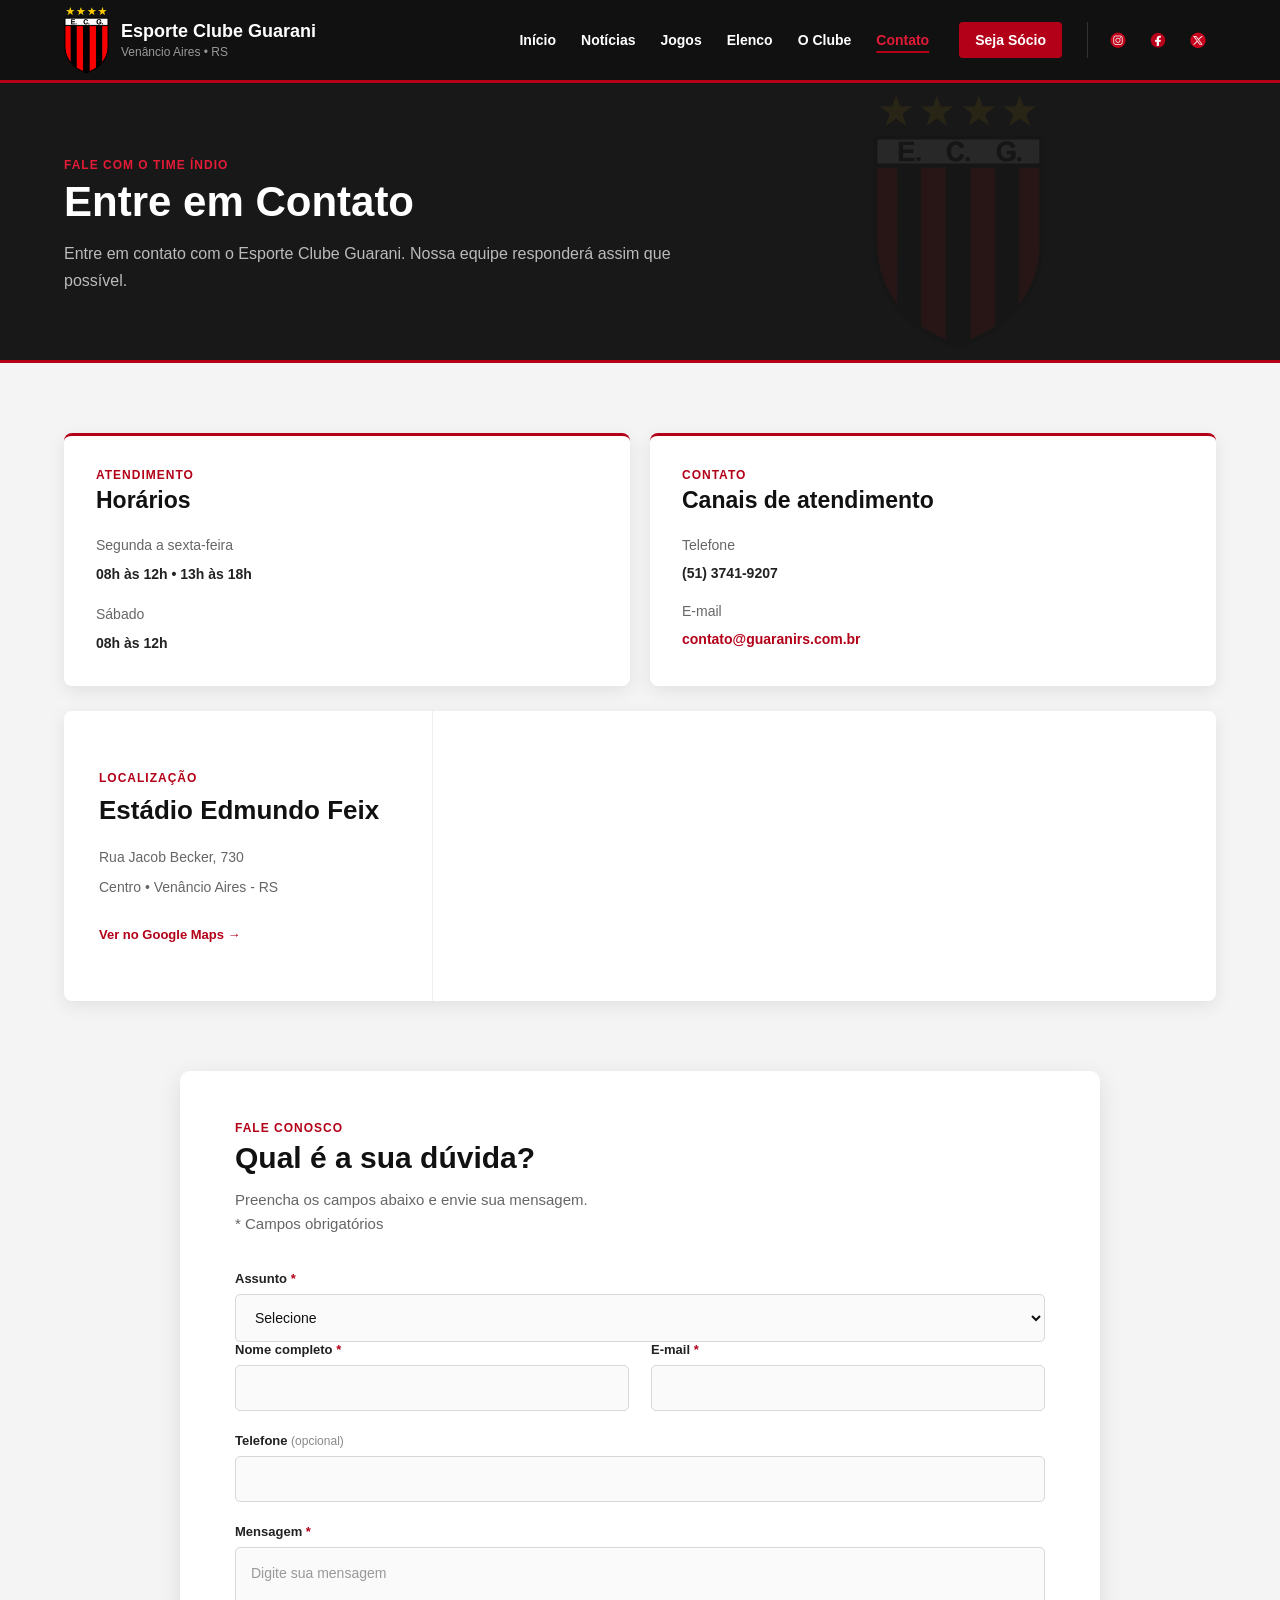
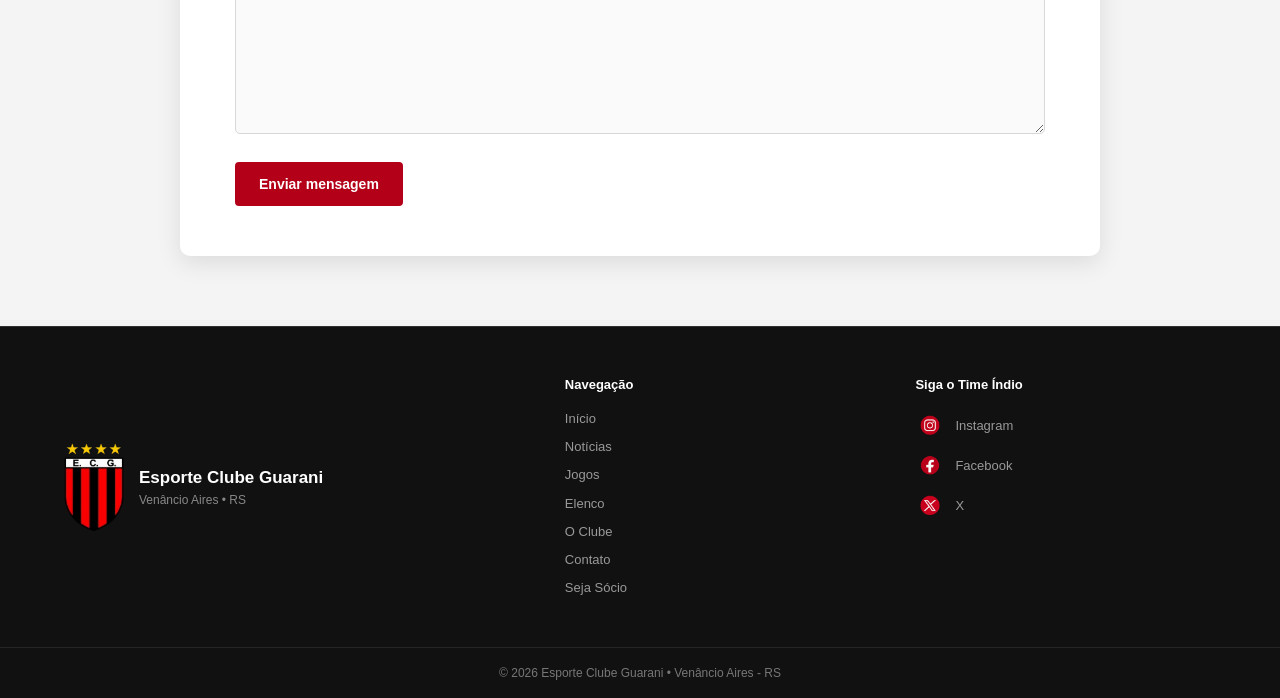
<file: contato.html>
<!doctype html>
<html lang="pt-BR">
  <head>
    <meta charset="UTF-8" />

    <meta name="viewport" content="width=device-width, initial-scale=1.0" />

    <meta
      name="description"
      content="Entre em contato com o Esporte Clube Guarani de Venâncio Aires."
    />

    <meta name="theme-color" content="#111111" />

    <link rel="icon" type="image/png" sizes="64x64" href="assets/otimizadas/favicon.png" />

    <title>Contato | Esporte Clube Guarani</title>

    <!-- Prévia dos links compartilhados. -->
    <link rel="canonical" href="https://pemarckmann.github.io/site-guarani/contato.html" />
    <meta property="og:type" content="website" />
    <meta property="og:locale" content="pt_BR" />
    <meta property="og:site_name" content="Esporte Clube Guarani" />
    <meta property="og:title" content="Contato | Esporte Clube Guarani" />
    <meta property="og:description" content="Entre em contato com o Esporte Clube Guarani de Venâncio Aires." />
    <meta property="og:url" content="https://pemarckmann.github.io/site-guarani/contato.html" />
    <meta property="og:image" content="https://pemarckmann.github.io/site-guarani/assets/otimizadas/compartilhamento.png" />
    <meta property="og:image:type" content="image/png" />
    <meta property="og:image:width" content="1200" />
    <meta property="og:image:height" content="630" />
    <meta property="og:image:alt" content="Escudo do Esporte Clube Guarani de Venâncio Aires, com o nome do clube e a frase Notícias, jogos e elenco." />
    <meta name="twitter:card" content="summary_large_image" />
    <meta name="twitter:title" content="Contato | Esporte Clube Guarani" />
    <meta name="twitter:description" content="Entre em contato com o Esporte Clube Guarani de Venâncio Aires." />
    <meta name="twitter:image" content="https://pemarckmann.github.io/site-guarani/assets/otimizadas/compartilhamento.png" />
    <meta name="twitter:image:alt" content="Escudo do Esporte Clube Guarani de Venâncio Aires, com o nome do clube e a frase Notícias, jogos e elenco." />

    <link rel="stylesheet" href="css/style.css?v=85ff35ee3a" />
    <link rel="stylesheet" href="css/contato.css?v=fa559eafc0" />
    <noscript>
      <link rel="stylesheet" href="css/sem-js.css?v=5f34b49d6e" />
    </noscript>
    <script src="js/script.js?v=830744ca94" defer></script>
  </head>

  <body id="top">
    <!-- =====================================================
         CABEÇALHO
    ====================================================== -->

    <header class="topo">
      <div class="container topo-conteudo">
        <div class="marca">
          <a href="index.html" class="marca-link" aria-label="Ir para a página inicial">
            <img
              src="assets/otimizadas/escudo.webp"
              srcset="assets/otimizadas/escudo-96.webp 96w, assets/otimizadas/escudo-192.webp 192w, assets/otimizadas/escudo.webp 320w" sizes="60px"
              width="320"
              height="480"
              alt="Escudo do Esporte Clube Guarani"
            />
          </a>

          <div>
            <strong>Esporte Clube Guarani</strong>
            <span>Venâncio Aires • RS</span>
          </div>
        </div>

        <button
          class="menu-toggle"
          type="button"
          aria-label="Abrir menu"
          aria-expanded="false"
          aria-controls="menu-principal"
        >
          <span></span>
          <span></span>
          <span></span>
        </button>

        <nav
          id="menu-principal"
          class="menu-principal"
          aria-label="Menu principal"
        >
          <a href="index.html">Início</a>
          <a href="noticias.html">Notícias</a>
          <a href="jogos.html">Jogos</a>
          <a href="elenco.html">Elenco</a>
          <a href="clube.html">O Clube</a>
          <a href="contato.html" aria-current="page">Contato</a>

          <a href="socio.html" class="nav-socio"> Seja Sócio </a>

          <div class="topo-redes" role="group" aria-label="Redes sociais do Guarani">
            <span class="topo-redes-titulo">Siga o Guarani</span>
            <a
              class="topo-rede"
              href="https://www.instagram.com/ecguaranirs/"
              target="_blank"
              rel="noopener noreferrer"
              aria-label="Instagram do Guarani (abre em nova aba)"
              title="Instagram"
            >
              <img src="assets/otimizadas/instagram.webp" width="96" height="96" alt="" decoding="async" />
            </a>
            <a
              class="topo-rede"
              href="https://www.facebook.com/guaranirs"
              target="_blank"
              rel="noopener noreferrer"
              aria-label="Facebook do Guarani (abre em nova aba)"
              title="Facebook"
            >
              <img src="assets/otimizadas/facebook.webp" width="96" height="96" alt="" decoding="async" />
            </a>
            <a
              class="topo-rede"
              href="https://x.com/GuaraniRS"
              target="_blank"
              rel="noopener noreferrer"
              aria-label="X do Guarani (abre em nova aba)"
              title="X"
            >
              <img src="assets/otimizadas/x.webp" width="96" height="96" alt="" decoding="async" />
            </a>
          </div>
        </nav>
      </div>
    </header>

    <!-- =====================================================
         CONTEÚDO
    ====================================================== -->

    <main class="pagina-contato">
      <!-- =================================================
           HERO
      ================================================== -->

      <section class="contato-hero">
        <div class="container">
          <span class="secao-tag"> FALE COM O TIME ÍNDIO </span>

          <h1>Entre em Contato</h1>

          <p>
            Entre em contato com o Esporte Clube Guarani. Nossa equipe
            responderá assim que possível.
          </p>
        </div>
      </section>

      <!-- =================================================
           INFORMAÇÕES DE CONTATO
      ================================================== -->

      <section class="contato-informacoes">
        <div class="container">
          <!-- =================================================
               CARDS
          ================================================== -->

          <div class="contato-info-grid">
            <!-- ATENDIMENTO -->

            <article class="contato-info-card">
              <span class="secao-tag"> ATENDIMENTO </span>

              <h2>Horários</h2>

              <p>Segunda a sexta-feira</p>

              <strong> 08h às 12h • 13h às 18h </strong>

              <p class="contato-info-secundaria">Sábado</p>

              <strong> 08h às 12h </strong>
            </article>

            <!-- TELEFONE -->

            <article class="contato-info-card">
              <span class="secao-tag"> CONTATO </span>

              <h2>Canais de atendimento</h2>

              <p>Telefone</p>

              <a href="tel:+555137419207" class="contato-telefone">
                (51) 3741-9207
              </a>

              <p class="contato-info-secundaria">E-mail</p>

              <a href="mailto:contato@guaranirs.com.br" class="contato-email">
                contato@guaranirs.com.br
              </a>
            </article>
          </div>

          <!-- =================================================
               LOCALIZAÇÃO / MAPA
          ================================================== -->

          <div class="contato-mapa">
            <!-- INFORMAÇÕES -->

            <div class="contato-mapa-info">
              <span class="secao-tag"> LOCALIZAÇÃO </span>

              <h2>Estádio Edmundo Feix</h2>

              <p>Rua Jacob Becker, 730</p>

              <p>Centro • Venâncio Aires - RS</p>

              <a
                href="https://www.google.com/maps/search/?api=1&query=Estadio+Edmundo+Feix+Venancio+Aires+RS"
                target="_blank"
                rel="noopener noreferrer"
                class="contato-mapa-link"
              >
                Ver no Google Maps →
              </a>
            </div>

            <!-- MAPA -->

            <div class="contato-mapa-frame">
              <iframe
                src="https://www.google.com/maps?q=Estadio+Edmundo+Feix+Venancio+Aires+RS&output=embed"
                title="Localização do Estádio Edmundo Feix"
                loading="lazy"
                referrerpolicy="no-referrer-when-downgrade"
                allowfullscreen
              ></iframe>
            </div>
          </div>
        </div>
      </section>

      <!-- =================================================
           FORMULÁRIO
      ================================================== -->

      <section class="contato-formulario">
        <div class="container">
          <div class="contato-formulario-card">
            <!-- CABEÇALHO -->

            <div class="contato-formulario-topo">
              <span class="secao-tag"> FALE CONOSCO </span>

              <h2>Qual é a sua dúvida?</h2>

              <p>Preencha os campos abaixo e envie sua mensagem.</p>

              <p class="form-obrigatorios">* Campos obrigatórios</p>
            </div>

            <!-- FORMULÁRIO -->

            <form id="form-contato">
              <!-- ASSUNTO -->

              <div class="campo campo-completo">
                <label for="assunto">
                  Assunto <span class="campo-obrigatorio">*</span>
                </label>

                <select id="assunto" name="assunto" required>
                  <option value="">Selecione</option>

                  <option value="informacoes">Informações gerais</option>

                  <option value="socio">Quero ser sócio</option>

                  <option value="futebol">Futebol</option>

                  <option value="base">Categorias de base</option>

                  <option value="imprensa">Imprensa e comunicação</option>

                  <option value="marketing">Marketing e patrocínios</option>

                  <option value="outros">Outros</option>
                </select>
              </div>

              <!-- GRID -->

              <div class="form-grid">
                <!-- NOME -->

                <div class="campo">
                  <label for="nome">
                    Nome completo <span class="campo-obrigatorio">*</span>
                  </label>

                  <input
                    type="text"
                    id="nome"
                    name="nome"
                    autocomplete="name"
                    required
                  />
                </div>

                <!-- E-MAIL -->

                <div class="campo">
                  <label for="email">
                    E-mail <span class="campo-obrigatorio">*</span>
                  </label>

                  <input
                    type="email"
                    id="email"
                    name="email"
                    autocomplete="email"
                    required
                  />
                </div>

                <!-- TELEFONE -->

                <div class="campo campo-completo">
                  <label for="telefone">
                    Telefone <span class="campo-opcional">(opcional)</span>
                  </label>

                  <input
                    type="tel"
                    id="telefone"
                    name="telefone"
                    autocomplete="tel"
                  />
                </div>

                <!-- MENSAGEM -->

                <div class="campo campo-completo">
                  <label for="mensagem">
                    Mensagem <span class="campo-obrigatorio">*</span>
                  </label>

                  <textarea
                    id="mensagem"
                    name="mensagem"
                    rows="7"
                    maxlength="1000"
                    placeholder="Digite sua mensagem"
                    required
                  ></textarea>
                </div>
              </div>

              <!-- BOTÃO -->

              <button type="submit" class="contato-botao">
                Enviar mensagem
              </button>
            </form>
          </div>
        </div>
      </section>
    </main>

    <!-- =====================================================
         RODAPÉ
    ====================================================== -->

    <footer class="rodape">
      <div class="container rodape-conteudo">
        <!-- MARCA -->

        <div class="rodape-marca">
          <img
            src="assets/otimizadas/escudo.webp"
              srcset="assets/otimizadas/escudo-96.webp 96w, assets/otimizadas/escudo-192.webp 192w, assets/otimizadas/escudo.webp 320w" sizes="60px"
            width="320"
            height="480"
            alt="Escudo do Esporte Clube Guarani"
          loading="lazy" decoding="async" />

          <div>
            <strong> Esporte Clube Guarani </strong>

            <span> Venâncio Aires • RS </span>
          </div>
        </div>

        <!-- NAVEGAÇÃO -->

        <div class="rodape-links">
          <strong> Navegação </strong>

          <a href="index.html"> Início </a>

          <a href="noticias.html">Notícias</a>

          <a href="jogos.html">Jogos</a>

          <a href="elenco.html">Elenco</a>

          <a href="clube.html"> O Clube </a>

          <a href="contato.html"> Contato </a>

          <a href="socio.html"> Seja Sócio </a>

        </div>

        <!-- REDES SOCIAIS -->

        <div class="rodape-redes">
          <strong> Siga o Time Índio </strong>

          <!-- INSTAGRAM -->

          <a
            href="https://www.instagram.com/ecguaranirs/"
            target="_blank"
            rel="noopener noreferrer"
            class="rede-social"
          >
            <img
              src="assets/otimizadas/instagram.webp"
              width="96"
              height="96"
              alt=""
            loading="lazy" decoding="async" />

            <span> Instagram </span>
          </a>

          <!-- FACEBOOK -->

          <a
            href="https://www.facebook.com/guaranirs"
            target="_blank"
            rel="noopener noreferrer"
            class="rede-social"
          >
            <img
              src="assets/otimizadas/facebook.webp"
              width="96"
              height="96"
              alt=""
            loading="lazy" decoding="async" />

            <span> Facebook </span>
          </a>

          <!-- X -->

          <a
            href="https://x.com/GuaraniRS"
            target="_blank"
            rel="noopener noreferrer"
            class="rede-social"
          >
            <img
              src="assets/otimizadas/x.webp"
              width="96"
              height="96"
              alt=""
            loading="lazy" decoding="async" />

            <span> X </span>
          </a>
        </div>
      </div>

      <!-- =================================================
           RODAPÉ FINAL
      ================================================== -->

      <div class="rodape-final">
        <div class="container">
          <p>© 2026 Esporte Clube Guarani • Venâncio Aires - RS</p>
        </div>
      </div>
    </footer>

  </body>
</html>
</file>
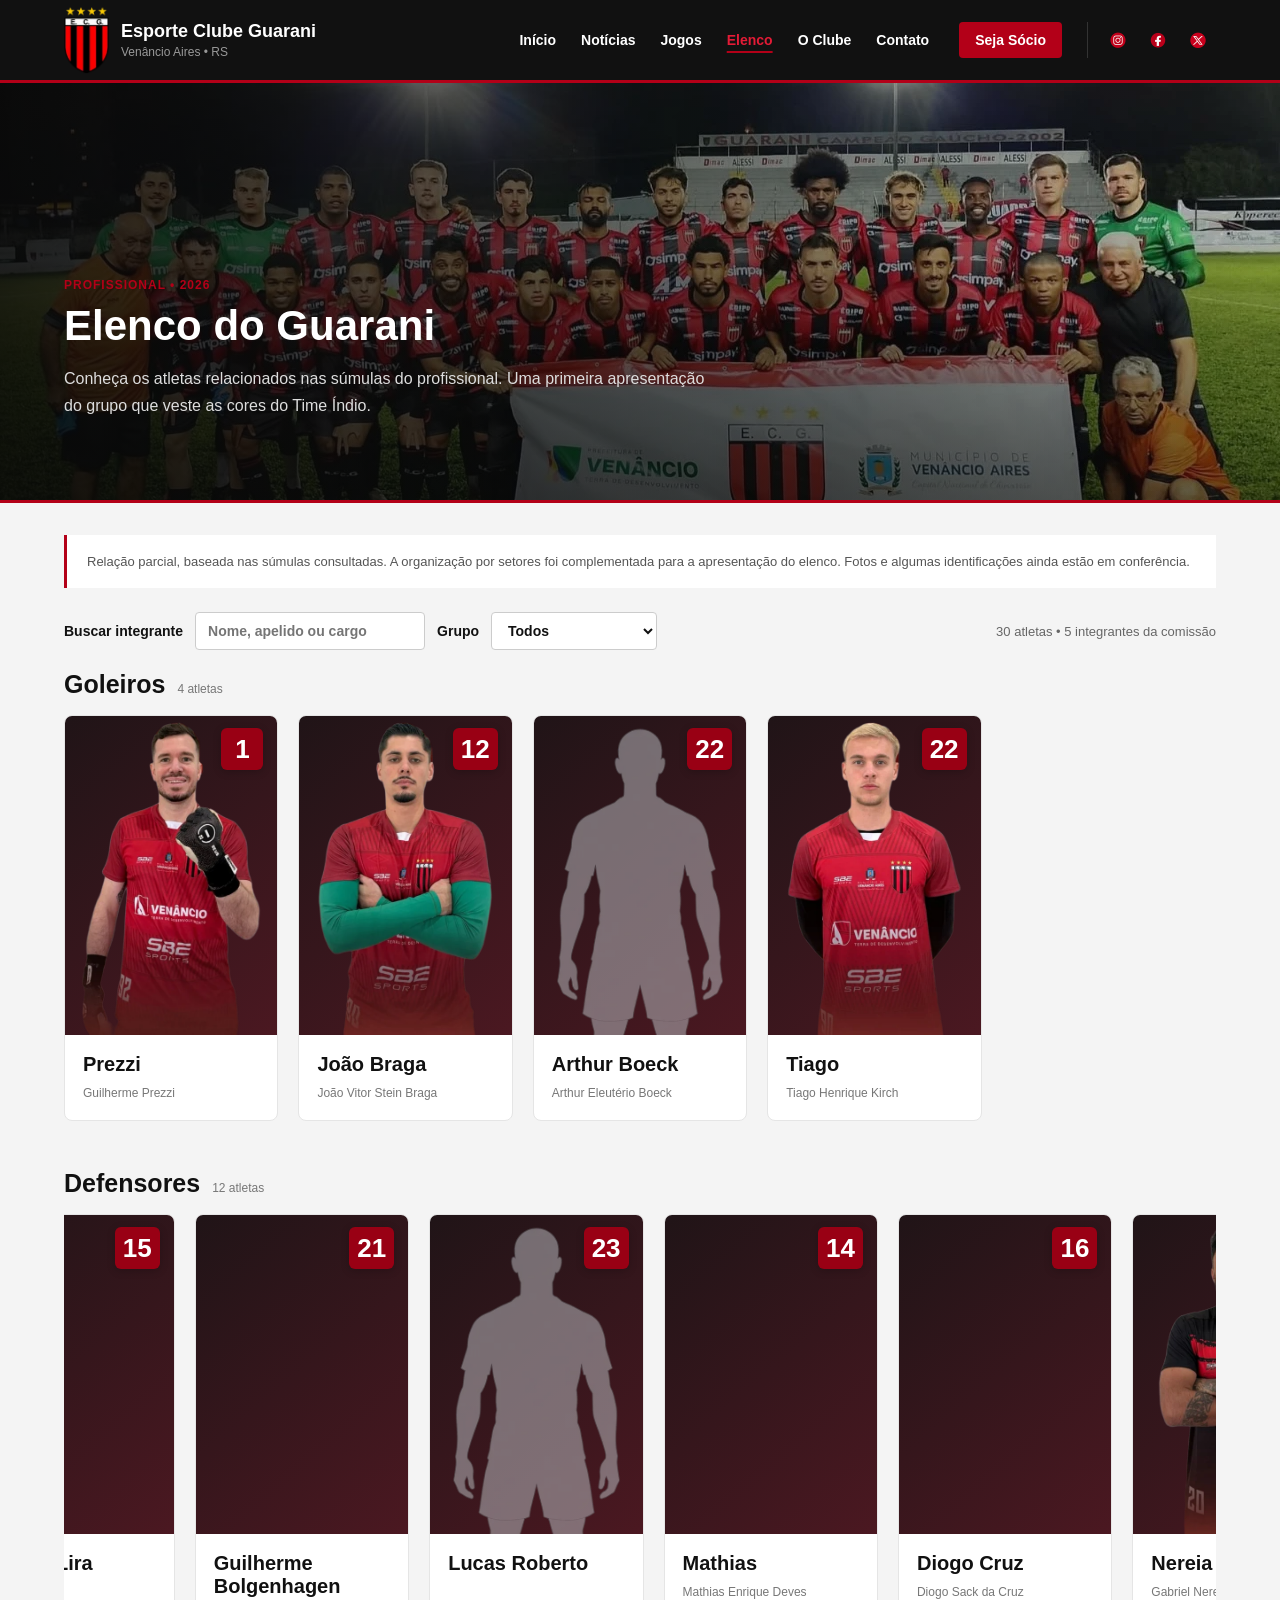
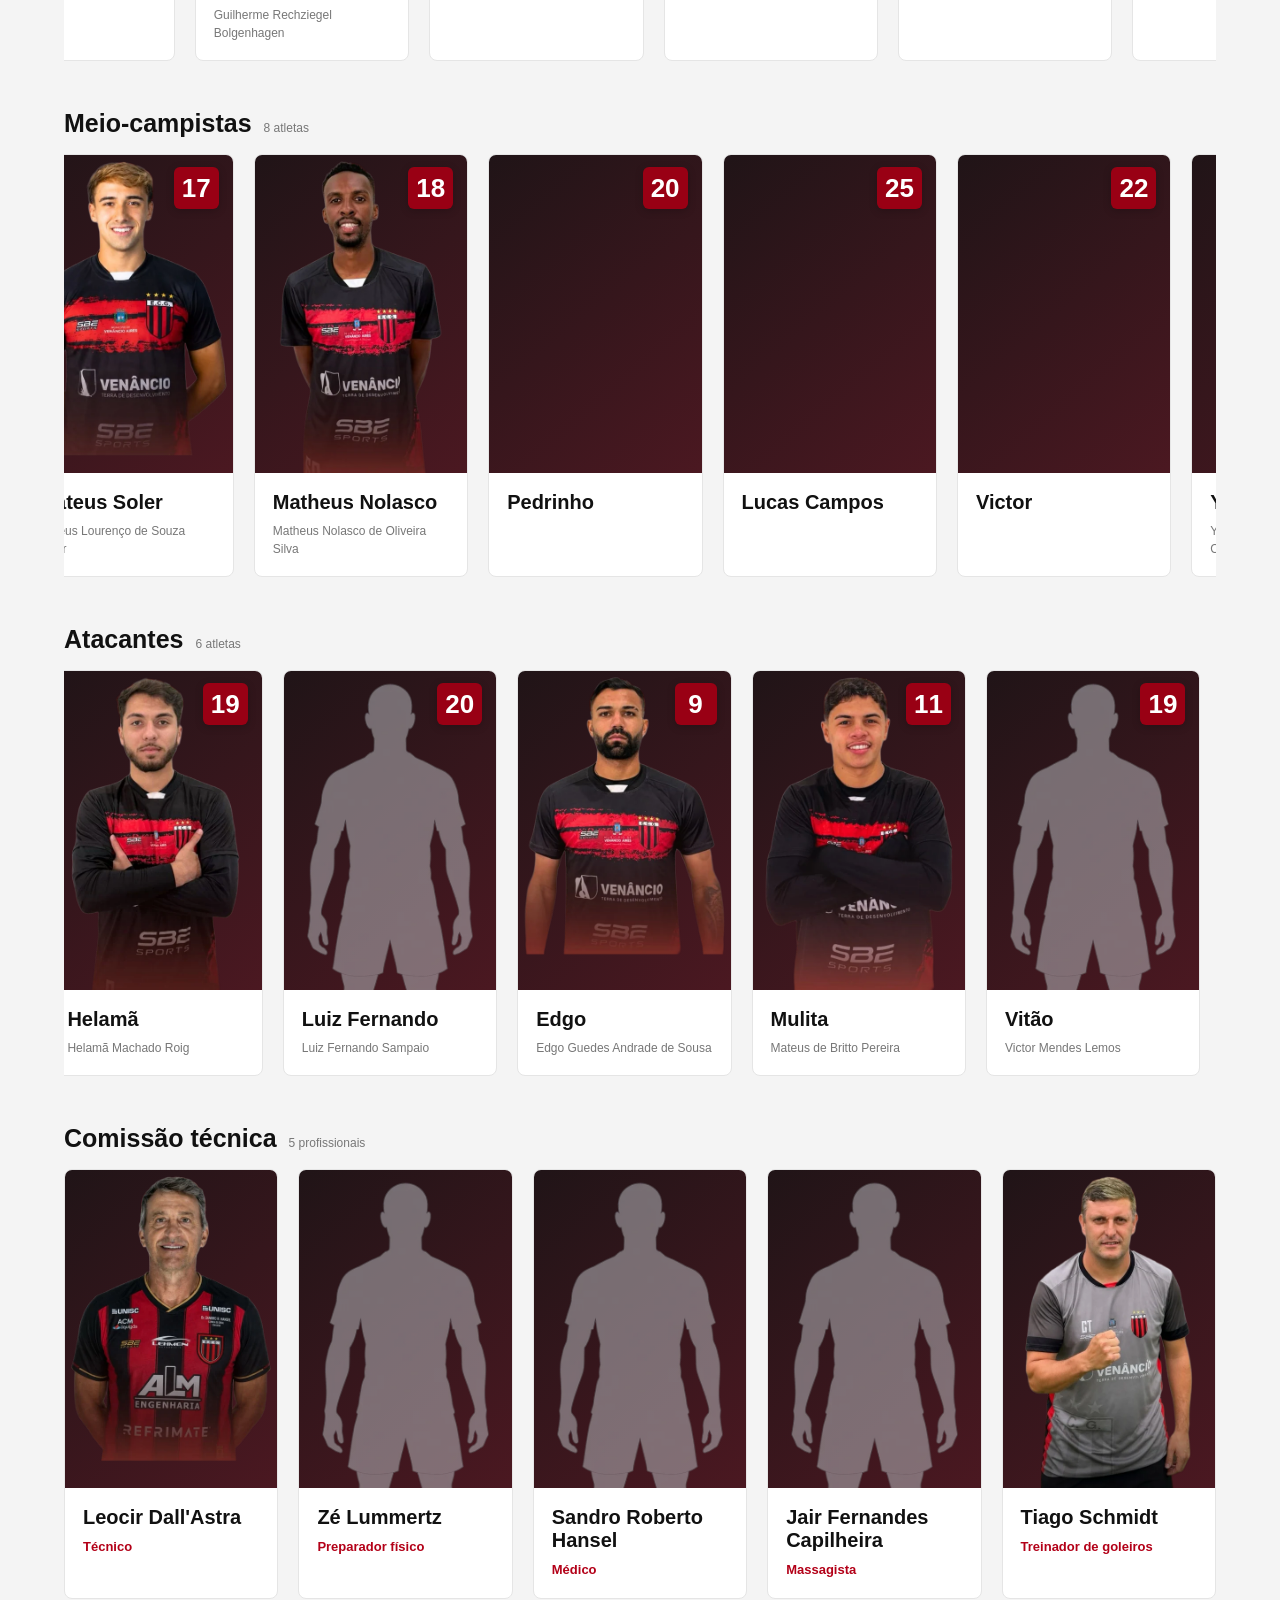
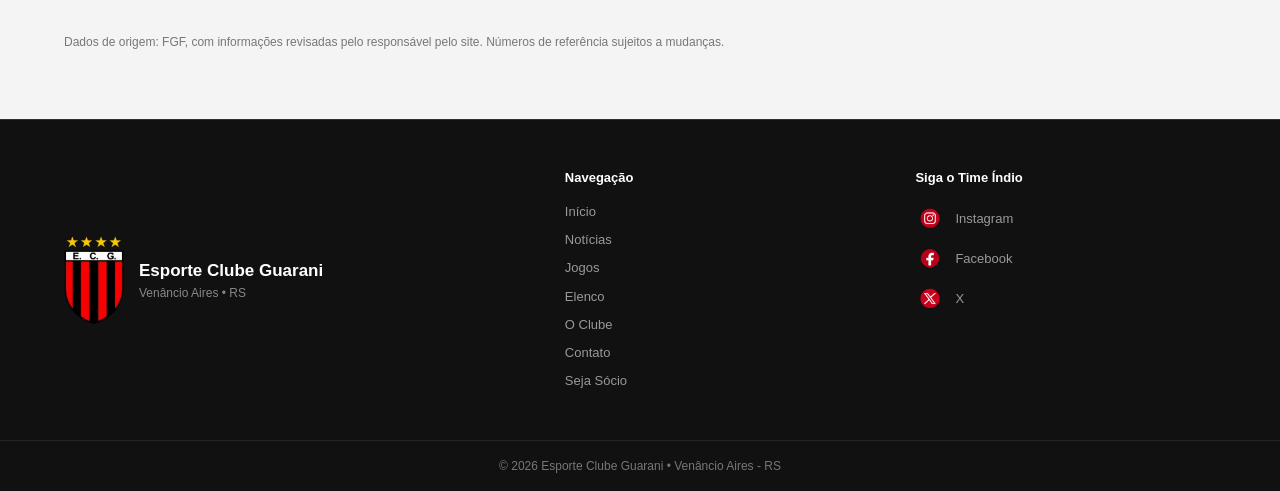
<file: elenco.html>
<!doctype html>
<html lang="pt-BR">
  <head>
    <meta charset="UTF-8" />

    <meta name="viewport" content="width=device-width, initial-scale=1.0" />

    <meta
      name="description"
      content="Conheça os atletas e a comissão técnica do Esporte Clube Guarani na temporada de 2026."
    />

    <meta name="theme-color" content="#111111" />

    <link rel="icon" type="image/png" sizes="64x64" href="assets/otimizadas/favicon.png" />

    <title>Elenco | Esporte Clube Guarani</title>

    <!-- Prévia dos links compartilhados. -->
    <link rel="canonical" href="https://pemarckmann.github.io/site-guarani/elenco.html" />
    <meta property="og:type" content="website" />
    <meta property="og:locale" content="pt_BR" />
    <meta property="og:site_name" content="Esporte Clube Guarani" />
    <meta property="og:title" content="Elenco | Esporte Clube Guarani" />
    <meta property="og:description" content="Conheça os atletas e a comissão técnica do Esporte Clube Guarani na temporada de 2026." />
    <meta property="og:url" content="https://pemarckmann.github.io/site-guarani/elenco.html" />
    <meta property="og:image" content="https://pemarckmann.github.io/site-guarani/assets/otimizadas/compartilhamento.png" />
    <meta property="og:image:type" content="image/png" />
    <meta property="og:image:width" content="1200" />
    <meta property="og:image:height" content="630" />
    <meta property="og:image:alt" content="Escudo do Esporte Clube Guarani de Venâncio Aires, com o nome do clube e a frase Notícias, jogos e elenco." />
    <meta name="twitter:card" content="summary_large_image" />
    <meta name="twitter:title" content="Elenco | Esporte Clube Guarani" />
    <meta name="twitter:description" content="Conheça os atletas e a comissão técnica do Esporte Clube Guarani na temporada de 2026." />
    <meta name="twitter:image" content="https://pemarckmann.github.io/site-guarani/assets/otimizadas/compartilhamento.png" />
    <meta name="twitter:image:alt" content="Escudo do Esporte Clube Guarani de Venâncio Aires, com o nome do clube e a frase Notícias, jogos e elenco." />
    <link rel="preload" href="dados/elenco.json" as="fetch" type="application/json" crossorigin="anonymous" fetchpriority="high" />
    <link rel="preload" as="image" href="assets/otimizadas/heroes/elenco-960.webp" media="(max-width: 700px)" fetchpriority="high" />
    <link rel="preload" as="image" href="assets/otimizadas/heroes/elenco-1600.webp" imagesrcset="assets/otimizadas/heroes/elenco-640.webp 640w, assets/otimizadas/heroes/elenco-960.webp 960w, assets/otimizadas/heroes/elenco-1280.webp 1280w, assets/otimizadas/heroes/elenco-1600.webp 1600w" imagesizes="100vw" media="(min-width: 701px)" fetchpriority="high" />

    <link rel="stylesheet" href="css/style.css?v=85ff35ee3a" />
    <link rel="stylesheet" href="css/heroes.css?v=bcf7400906" />
    <link rel="stylesheet" href="css/elenco.css?v=b422233846" />
    <noscript>
      <link rel="stylesheet" href="css/sem-js.css?v=5f34b49d6e" />
    </noscript>
    <script src="js/script.js?v=830744ca94" defer></script>
    <script src="js/dados.js?v=16e7970543" defer></script>
    <script src="js/componentes/carrossel.js?v=abfe952aad" defer></script>
    <script src="js/elenco.js?v=b4961d1d00" defer></script>
  </head>

  <body id="top">
    <!-- =====================================================
         CABEÇALHO
    ====================================================== -->

    <header class="topo">
      <div class="container topo-conteudo">
        <div class="marca">
          <a href="index.html" class="marca-link" aria-label="Ir para a página inicial">
            <img
              src="assets/otimizadas/escudo.webp"
              srcset="assets/otimizadas/escudo-96.webp 96w, assets/otimizadas/escudo-192.webp 192w, assets/otimizadas/escudo.webp 320w" sizes="60px"
              width="320"
              height="480"
              alt="Escudo do Esporte Clube Guarani"
            />
          </a>

          <div>
            <strong>Esporte Clube Guarani</strong>
            <span>Venâncio Aires • RS</span>
          </div>
        </div>

        <button
          class="menu-toggle"
          type="button"
          aria-label="Abrir menu"
          aria-expanded="false"
          aria-controls="menu-principal"
        >
          <span></span>
          <span></span>
          <span></span>
        </button>

        <nav
          id="menu-principal"
          class="menu-principal"
          aria-label="Menu principal"
        >
          <a href="index.html">Início</a>
          <a href="noticias.html">Notícias</a>
          <a href="jogos.html">Jogos</a>
          <a href="elenco.html" aria-current="page">Elenco</a>
          <a href="clube.html">O Clube</a>
          <a href="contato.html">Contato</a>

          <a href="socio.html" class="nav-socio"> Seja Sócio </a>

          <div class="topo-redes" role="group" aria-label="Redes sociais do Guarani">
            <span class="topo-redes-titulo">Siga o Guarani</span>
            <a
              class="topo-rede"
              href="https://www.instagram.com/ecguaranirs/"
              target="_blank"
              rel="noopener noreferrer"
              aria-label="Instagram do Guarani (abre em nova aba)"
              title="Instagram"
            >
              <img src="assets/otimizadas/instagram.webp" width="96" height="96" alt="" decoding="async" />
            </a>
            <a
              class="topo-rede"
              href="https://www.facebook.com/guaranirs"
              target="_blank"
              rel="noopener noreferrer"
              aria-label="Facebook do Guarani (abre em nova aba)"
              title="Facebook"
            >
              <img src="assets/otimizadas/facebook.webp" width="96" height="96" alt="" decoding="async" />
            </a>
            <a
              class="topo-rede"
              href="https://x.com/GuaraniRS"
              target="_blank"
              rel="noopener noreferrer"
              aria-label="X do Guarani (abre em nova aba)"
              title="X"
            >
              <img src="assets/otimizadas/x.webp" width="96" height="96" alt="" decoding="async" />
            </a>
          </div>
        </nav>
      </div>
    </header>

    <!-- =====================================================
         CONTEÚDO
    ====================================================== -->

    <main class="pagina-elenco">
      <section class="elenco-hero" aria-labelledby="elenco-titulo">
        <picture class="elenco-hero-foto">
          <source media="(max-width: 700px)" srcset="assets/otimizadas/heroes/elenco-960.webp" />
          <img class="elenco-hero-imagem" src="assets/otimizadas/heroes/elenco-1600.webp"
            srcset="assets/otimizadas/heroes/elenco-640.webp 640w, assets/otimizadas/heroes/elenco-960.webp 960w, assets/otimizadas/heroes/elenco-1280.webp 1280w, assets/otimizadas/heroes/elenco-1600.webp 1600w" sizes="100vw"
            width="1600" height="1203" alt="Atletas e comissão do Guarani reunidos no estádio" fetchpriority="high" decoding="async" />
        </picture>
        <div class="container">
          <span class="secao-tag" id="elenco-temporada">PROFISSIONAL &bull; 2026</span>
          <h1 id="elenco-titulo">Elenco do Guarani</h1>
          <p>Conhe&ccedil;a os atletas relacionados nas s&uacute;mulas do profissional.
            Uma primeira apresenta&ccedil;&atilde;o do grupo que veste as cores do Time &Iacute;ndio.</p>
        </div>
      </section>
      <section class="elenco-arquivo" aria-label="Atletas do profissional">
        <div class="container">
          <p class="elenco-aviso" id="elenco-aviso">Rela&ccedil;&atilde;o parcial, baseada nas s&uacute;mulas consultadas.
            A organiza&ccedil;&atilde;o por setores foi complementada para a apresenta&ccedil;&atilde;o do elenco.
            Fotos e algumas identifica&ccedil;&otilde;es ainda est&atilde;o em confer&ecirc;ncia.</p>
          <div class="noticias-ferramentas elenco-filtros" id="elenco-filtros">
            <label for="elenco-busca">Buscar integrante <input id="elenco-busca" disabled type="search" placeholder="Nome, apelido ou cargo" maxlength="120" /></label>
            <label for="elenco-posicao">Grupo <select id="elenco-posicao" disabled><option value="">Todos</option></select></label>
            <p id="elenco-contagem" role="status" aria-live="polite"></p>
          </div>
          <div class="elenco-grupos" id="elenco-lista" aria-busy="true">
            <p class="sr-only" id="elenco-carregando" role="status">Carregando elenco...</p>
            <section class="elenco-grupo reserva-elenco" aria-hidden="true"><div class="elenco-grupo-cabecalho"><div class="elenco-grupo-titulo"><h2>Goleiros</h2></div></div><div class="atleta-linha"><div class="atleta-card"><div class="atleta-foto carregamento-bloco"></div></div><div class="atleta-card"><div class="atleta-foto carregamento-bloco"></div></div><div class="atleta-card"><div class="atleta-foto carregamento-bloco"></div></div><div class="atleta-card"><div class="atleta-foto carregamento-bloco"></div></div><div class="atleta-card"><div class="atleta-foto carregamento-bloco"></div></div></div></section>
            <section class="elenco-grupo reserva-elenco" aria-hidden="true"><div class="elenco-grupo-cabecalho"><div class="elenco-grupo-titulo"><h2>Defensores</h2></div></div><div class="atleta-linha"><div class="atleta-card"><div class="atleta-foto carregamento-bloco"></div></div><div class="atleta-card"><div class="atleta-foto carregamento-bloco"></div></div><div class="atleta-card"><div class="atleta-foto carregamento-bloco"></div></div><div class="atleta-card"><div class="atleta-foto carregamento-bloco"></div></div><div class="atleta-card"><div class="atleta-foto carregamento-bloco"></div></div></div></section>
            <section class="elenco-grupo reserva-elenco" aria-hidden="true"><div class="elenco-grupo-cabecalho"><div class="elenco-grupo-titulo"><h2>Meio-campistas</h2></div></div><div class="atleta-linha"><div class="atleta-card"><div class="atleta-foto carregamento-bloco"></div></div><div class="atleta-card"><div class="atleta-foto carregamento-bloco"></div></div><div class="atleta-card"><div class="atleta-foto carregamento-bloco"></div></div><div class="atleta-card"><div class="atleta-foto carregamento-bloco"></div></div><div class="atleta-card"><div class="atleta-foto carregamento-bloco"></div></div></div></section>
            <section class="elenco-grupo reserva-elenco" aria-hidden="true"><div class="elenco-grupo-cabecalho"><div class="elenco-grupo-titulo"><h2>Atacantes</h2></div></div><div class="atleta-linha"><div class="atleta-card"><div class="atleta-foto carregamento-bloco"></div></div><div class="atleta-card"><div class="atleta-foto carregamento-bloco"></div></div><div class="atleta-card"><div class="atleta-foto carregamento-bloco"></div></div><div class="atleta-card"><div class="atleta-foto carregamento-bloco"></div></div><div class="atleta-card"><div class="atleta-foto carregamento-bloco"></div></div></div></section>
            <section class="elenco-grupo reserva-elenco" aria-hidden="true"><div class="elenco-grupo-cabecalho"><div class="elenco-grupo-titulo"><h2>Comissão técnica</h2></div></div><div class="atleta-linha"><div class="atleta-card"><div class="atleta-foto carregamento-bloco"></div></div><div class="atleta-card"><div class="atleta-foto carregamento-bloco"></div></div><div class="atleta-card"><div class="atleta-foto carregamento-bloco"></div></div><div class="atleta-card"><div class="atleta-foto carregamento-bloco"></div></div><div class="atleta-card"><div class="atleta-foto carregamento-bloco"></div></div></div></section>
          </div>
          <p id="elenco-fonte" class="classificacao-legenda"></p>
          <noscript><style>#elenco-carregando { display: none; }</style><p class="desempenho-aviso">Ative o JavaScript para ver os atletas.</p></noscript>
        </div>
      </section>
    </main>

    <!-- =====================================================
         RODAPÉ
    ====================================================== -->

    <footer class="rodape">
      <div class="container rodape-conteudo">
        <!-- MARCA -->

        <div class="rodape-marca">
          <img
            src="assets/otimizadas/escudo.webp"
              srcset="assets/otimizadas/escudo-96.webp 96w, assets/otimizadas/escudo-192.webp 192w, assets/otimizadas/escudo.webp 320w" sizes="60px"
            width="320"
            height="480"
            alt="Escudo do Esporte Clube Guarani"
          loading="lazy" decoding="async" />

          <div>
            <strong> Esporte Clube Guarani </strong>

            <span> Venâncio Aires • RS </span>
          </div>
        </div>

        <!-- NAVEGAÇÃO -->

        <div class="rodape-links">
          <strong> Navegação </strong>

          <a href="index.html"> Início </a>

          <a href="noticias.html">Notícias</a>

          <a href="jogos.html">Jogos</a>

          <a href="elenco.html">Elenco</a>

          <a href="clube.html"> O Clube </a>

          <a href="contato.html"> Contato </a>

          <a href="socio.html"> Seja Sócio </a>

        </div>

        <!-- REDES SOCIAIS -->

        <div class="rodape-redes">
          <strong> Siga o Time Índio </strong>

          <!-- INSTAGRAM -->

          <a
            href="https://www.instagram.com/ecguaranirs/"
            target="_blank"
            rel="noopener noreferrer"
            class="rede-social"
          >
            <img
              src="assets/otimizadas/instagram.webp"
              width="96"
              height="96"
              alt=""
            loading="lazy" decoding="async" />

            <span> Instagram </span>
          </a>

          <!-- FACEBOOK -->

          <a
            href="https://www.facebook.com/guaranirs"
            target="_blank"
            rel="noopener noreferrer"
            class="rede-social"
          >
            <img
              src="assets/otimizadas/facebook.webp"
              width="96"
              height="96"
              alt=""
            loading="lazy" decoding="async" />

            <span> Facebook </span>
          </a>

          <!-- X -->

          <a
            href="https://x.com/GuaraniRS"
            target="_blank"
            rel="noopener noreferrer"
            class="rede-social"
          >
            <img
              src="assets/otimizadas/x.webp"
              width="96"
              height="96"
              alt=""
            loading="lazy" decoding="async" />

            <span> X </span>
          </a>
        </div>
      </div>

      <!-- =================================================
           RODAPÉ FINAL
      ================================================== -->

      <div class="rodape-final">
        <div class="container">
          <p>© 2026 Esporte Clube Guarani • Venâncio Aires - RS</p>
        </div>
      </div>
    </footer>

  </body>
</html>
</file>
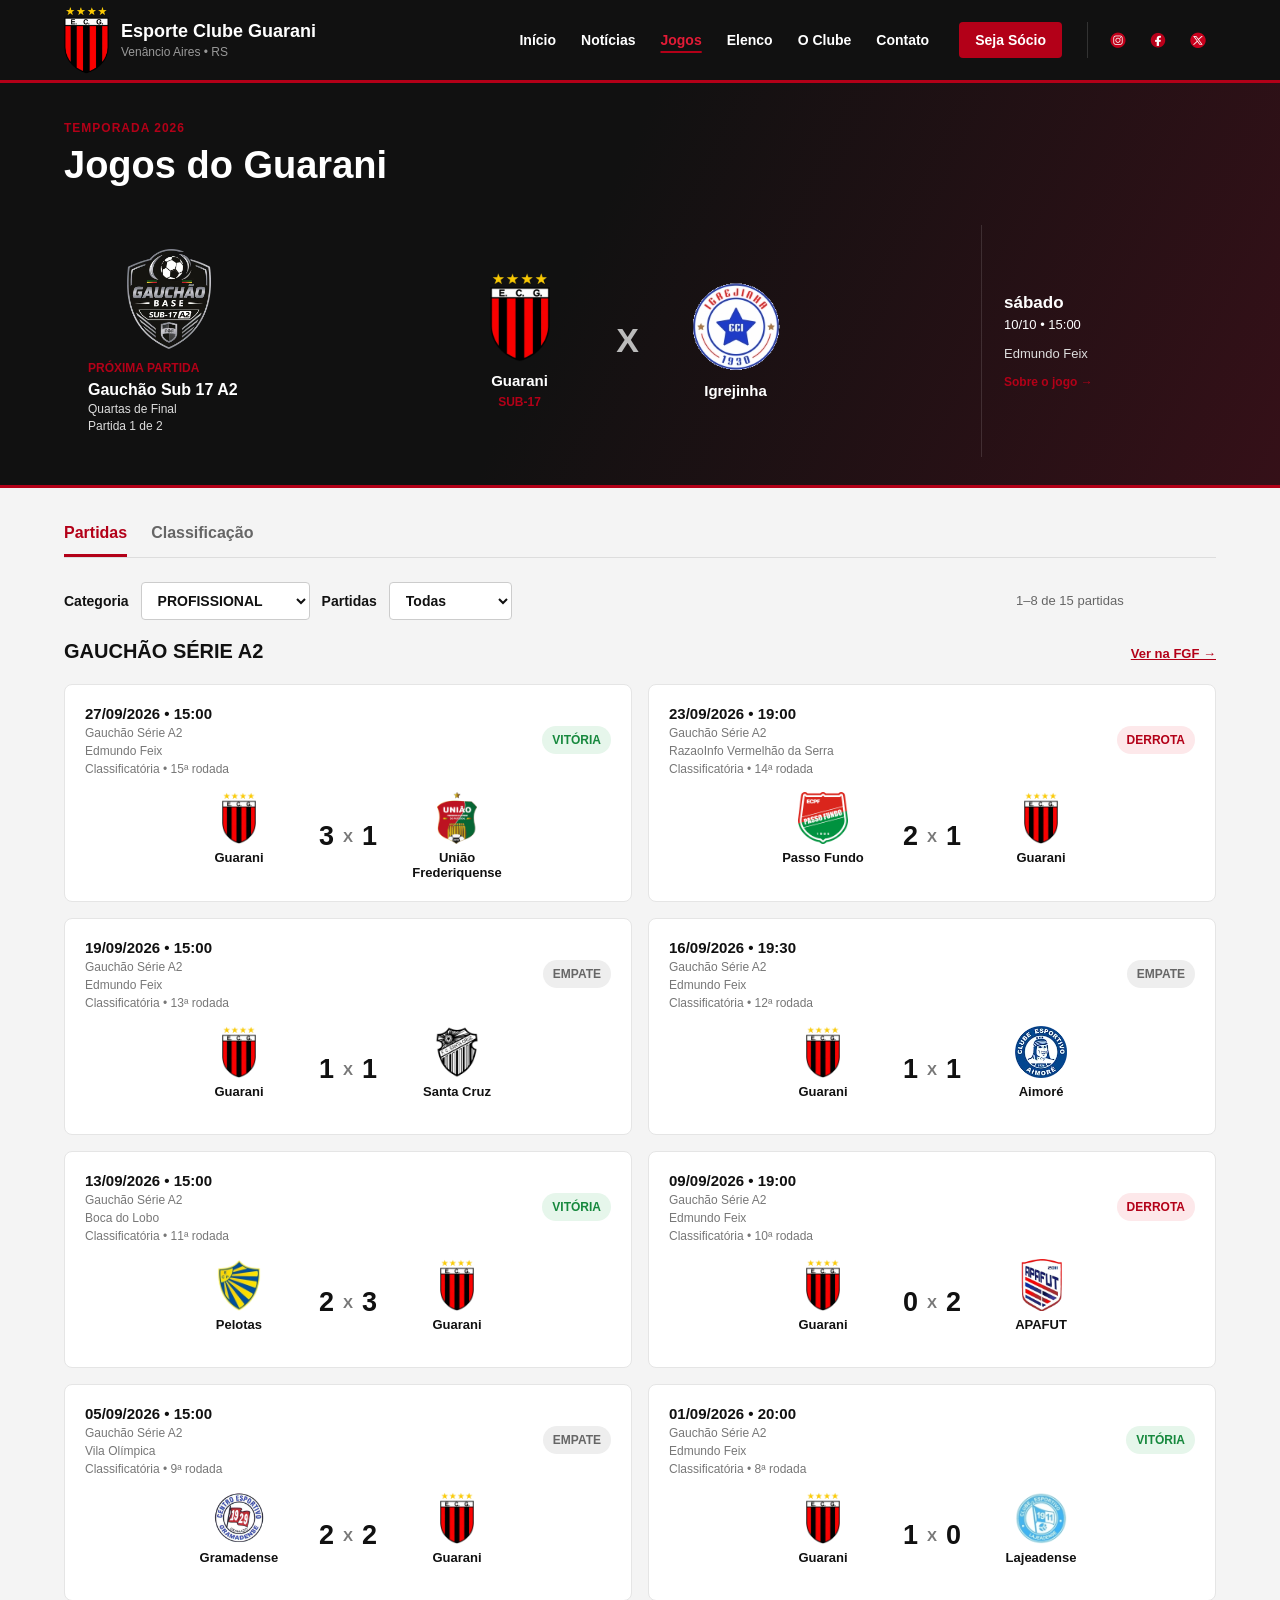
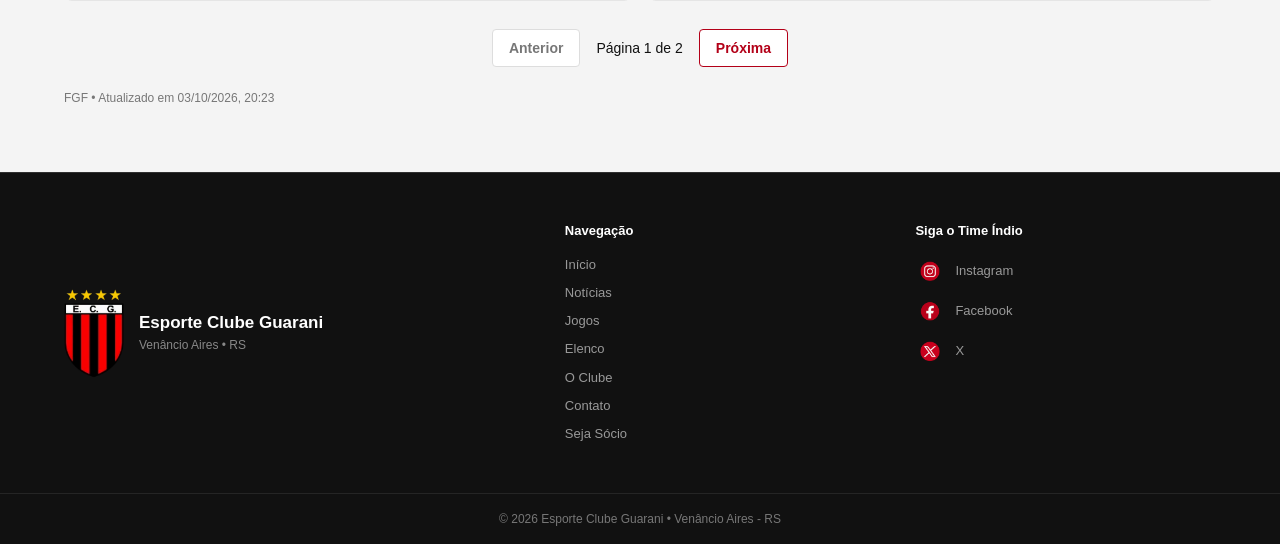
<file: jogos.html>
<!doctype html>
<html lang="pt-BR">
  <head>
    <meta charset="UTF-8" />

    <meta name="viewport" content="width=device-width, initial-scale=1.0" />

    <meta
      name="description"
      content="Confira a agenda e os resultados dos jogos do Esporte Clube Guarani em todas as categorias."
    />

    <meta name="theme-color" content="#111111" />

    <link rel="icon" type="image/png" sizes="64x64" href="assets/otimizadas/favicon.png" />

    <title>Jogos | Esporte Clube Guarani</title>

    <!-- Prévia dos links compartilhados. -->
    <link rel="canonical" href="https://pemarckmann.github.io/site-guarani/jogos.html" />
    <meta property="og:type" content="website" />
    <meta property="og:locale" content="pt_BR" />
    <meta property="og:site_name" content="Esporte Clube Guarani" />
    <meta property="og:title" content="Jogos | Esporte Clube Guarani" />
    <meta property="og:description" content="Confira a agenda e os resultados dos jogos do Esporte Clube Guarani em todas as categorias." />
    <meta property="og:url" content="https://pemarckmann.github.io/site-guarani/jogos.html" />
    <meta property="og:image" content="https://pemarckmann.github.io/site-guarani/assets/otimizadas/compartilhamento.png" />
    <meta property="og:image:type" content="image/png" />
    <meta property="og:image:width" content="1200" />
    <meta property="og:image:height" content="630" />
    <meta property="og:image:alt" content="Escudo do Esporte Clube Guarani de Venâncio Aires, com o nome do clube e a frase Notícias, jogos e elenco." />
    <meta name="twitter:card" content="summary_large_image" />
    <meta name="twitter:title" content="Jogos | Esporte Clube Guarani" />
    <meta name="twitter:description" content="Confira a agenda e os resultados dos jogos do Esporte Clube Guarani em todas as categorias." />
    <meta name="twitter:image" content="https://pemarckmann.github.io/site-guarani/assets/otimizadas/compartilhamento.png" />
    <meta name="twitter:image:alt" content="Escudo do Esporte Clube Guarani de Venâncio Aires, com o nome do clube e a frase Notícias, jogos e elenco." />
    <link rel="preload" href="dados/desempenho.json" as="fetch" type="application/json" crossorigin="anonymous" fetchpriority="high" />

    <link rel="stylesheet" href="css/style.css?v=85ff35ee3a" />
    <link rel="stylesheet" href="css/desempenho.css?v=c23b9907df" />
    <link rel="stylesheet" href="css/heroes.css?v=bcf7400906" />
    <link rel="stylesheet" href="css/jogos.css?v=c3924b4cda" />
    <noscript>
      <link rel="stylesheet" href="css/sem-js.css?v=5f34b49d6e" />
    </noscript>
    <script src="js/script.js?v=830744ca94" defer></script>
    <script src="js/dados.js?v=16e7970543" defer></script>
    <script src="js/desempenho.js?v=842fdd21f2" defer></script>
    <script src="js/jogos.js?v=e733c160b8" defer></script>
  </head>

  <body id="top">
    <!-- =====================================================
         CABEÇALHO
    ====================================================== -->

    <header class="topo">
      <div class="container topo-conteudo">
        <div class="marca">
          <a href="index.html" class="marca-link" aria-label="Ir para a página inicial">
            <img
              src="assets/otimizadas/escudo.webp"
              srcset="assets/otimizadas/escudo-96.webp 96w, assets/otimizadas/escudo-192.webp 192w, assets/otimizadas/escudo.webp 320w" sizes="60px"
              width="320"
              height="480"
              alt="Escudo do Esporte Clube Guarani"
            />
          </a>

          <div>
            <strong>Esporte Clube Guarani</strong>
            <span>Venâncio Aires • RS</span>
          </div>
        </div>

        <button
          class="menu-toggle"
          type="button"
          aria-label="Abrir menu"
          aria-expanded="false"
          aria-controls="menu-principal"
        >
          <span></span>
          <span></span>
          <span></span>
        </button>

        <nav
          id="menu-principal"
          class="menu-principal"
          aria-label="Menu principal"
        >
          <a href="index.html">Início</a>
          <a href="noticias.html">Notícias</a>
          <a href="jogos.html" aria-current="page">Jogos</a>
          <a href="elenco.html">Elenco</a>
          <a href="clube.html">O Clube</a>
          <a href="contato.html">Contato</a>

          <a href="socio.html" class="nav-socio"> Seja Sócio </a>

          <div class="topo-redes" role="group" aria-label="Redes sociais do Guarani">
            <span class="topo-redes-titulo">Siga o Guarani</span>
            <a
              class="topo-rede"
              href="https://www.instagram.com/ecguaranirs/"
              target="_blank"
              rel="noopener noreferrer"
              aria-label="Instagram do Guarani (abre em nova aba)"
              title="Instagram"
            >
              <img src="assets/otimizadas/instagram.webp" width="96" height="96" alt="" decoding="async" />
            </a>
            <a
              class="topo-rede"
              href="https://www.facebook.com/guaranirs"
              target="_blank"
              rel="noopener noreferrer"
              aria-label="Facebook do Guarani (abre em nova aba)"
              title="Facebook"
            >
              <img src="assets/otimizadas/facebook.webp" width="96" height="96" alt="" decoding="async" />
            </a>
            <a
              class="topo-rede"
              href="https://x.com/GuaraniRS"
              target="_blank"
              rel="noopener noreferrer"
              aria-label="X do Guarani (abre em nova aba)"
              title="X"
            >
              <img src="assets/otimizadas/x.webp" width="96" height="96" alt="" decoding="async" />
            </a>
          </div>
        </nav>
      </div>
    </header>

    <!-- =====================================================
         CONTEÚDO
    ====================================================== -->

    <main class="pagina-noticias pagina-jogos">
      <section class="cabecalho-jogos" aria-labelledby="jogos-titulo">
        <div class="container">
          <span class="secao-tag" id="temporada-desempenho">DENTRO DE CAMPO</span>
          <h1 id="jogos-titulo">Jogos do Guarani</h1>
          <div id="proximo-jogo-card" class="jogo-card jogos-hero" aria-live="polite">
            <p class="desempenho-aviso" id="jogos-hero-carregando">Carregando próxima partida…</p>
          </div>
        </div>
      </section>
      <section class="noticias-arquivo" aria-label="Agenda e resultados">
        <div class="container">
          <div class="jogos-abas" role="tablist" aria-label="Conteúdo dos jogos">
            <button type="button" disabled id="aba-partidas" role="tab" aria-controls="painel-partidas" aria-selected="true">Partidas</button>
            <button type="button" disabled id="aba-classificacao" role="tab" aria-controls="painel-classificacao" aria-selected="false" tabindex="-1">Classificação</button>
          </div>
          <div class="noticias-ferramentas jogos-filtros" id="jogos-filtros">
            <label for="jogos-categoria">Categoria
              <select id="jogos-categoria" disabled><option>Carregando...</option></select>
            </label>
            <label for="jogos-status" id="jogos-status-filtro">Partidas
              <select id="jogos-status" disabled>
                <option value="todos">Todas</option>
                <option value="agendado">Agendadas</option>
                <option value="encerrado">Encerradas</option>
              </select>
            </label>
            <p id="jogos-contagem" role="status" aria-live="polite"></p>
          </div>
          <div class="jogos-contexto">
            <h2 id="jogos-competicao"></h2>
            <a id="jogos-fonte" target="_blank" rel="noopener noreferrer" hidden>Ver na FGF &rarr;</a>
          </div>
          <p id="contexto-classificacao" class="jogos-atualizacao" hidden></p>
          <div id="painel-partidas" role="tabpanel" aria-labelledby="aba-partidas" tabindex="-1">
          <div id="jogos-lista" class="jogos-lista" aria-busy="true">
            <p class="desempenho-aviso" id="jogos-carregando" role="status">Carregando jogos...</p>
          </div>
          <nav class="noticias-paginacao" id="jogos-paginacao" aria-label="P&aacute;ginas de jogos" hidden>
            <button type="button" id="jogos-anterior">Anterior</button>
            <span id="jogos-pagina"></span>
            <button type="button" id="jogos-proxima">Pr&oacute;xima</button>
          </nav>
          </div>
          <div id="painel-classificacao" role="tabpanel" aria-labelledby="aba-classificacao" tabindex="-1" hidden>
            <div id="jogos-classificacao"></div>
            <p class="classificacao-legenda">P: pontos · J: jogos · V: vitórias · E: empates · D: derrotas · SG: saldo de gols</p>
          </div>
          <p id="fonte-desempenho" class="jogos-atualizacao" hidden></p>
          <noscript><style>#jogos-filtros, #jogos-carregando, #proximo-jogo-card { display: none; }</style><p class="desempenho-aviso">Ative o JavaScript para ver os jogos.
            Os dados tamb&eacute;m est&atilde;o dispon&iacute;veis no
            <a href="https://fgf.com.br/" target="_blank" rel="noopener noreferrer">site da FGF</a>.</p></noscript>
        </div>
      </section>
    </main>

    <!-- =====================================================
         RODAPÉ
    ====================================================== -->

    <footer class="rodape">
      <div class="container rodape-conteudo">
        <!-- MARCA -->

        <div class="rodape-marca">
          <img
            src="assets/otimizadas/escudo.webp"
              srcset="assets/otimizadas/escudo-96.webp 96w, assets/otimizadas/escudo-192.webp 192w, assets/otimizadas/escudo.webp 320w" sizes="60px"
            width="320"
            height="480"
            alt="Escudo do Esporte Clube Guarani"
          loading="lazy" decoding="async" />

          <div>
            <strong> Esporte Clube Guarani </strong>

            <span> Venâncio Aires • RS </span>
          </div>
        </div>

        <!-- NAVEGAÇÃO -->

        <div class="rodape-links">
          <strong> Navegação </strong>

          <a href="index.html"> Início </a>

          <a href="noticias.html">Notícias</a>

          <a href="jogos.html">Jogos</a>

          <a href="elenco.html">Elenco</a>

          <a href="clube.html"> O Clube </a>

          <a href="contato.html"> Contato </a>

          <a href="socio.html"> Seja Sócio </a>

        </div>

        <!-- REDES SOCIAIS -->

        <div class="rodape-redes">
          <strong> Siga o Time Índio </strong>

          <!-- INSTAGRAM -->

          <a
            href="https://www.instagram.com/ecguaranirs/"
            target="_blank"
            rel="noopener noreferrer"
            class="rede-social"
          >
            <img
              src="assets/otimizadas/instagram.webp"
              width="96"
              height="96"
              alt=""
            loading="lazy" decoding="async" />

            <span> Instagram </span>
          </a>

          <!-- FACEBOOK -->

          <a
            href="https://www.facebook.com/guaranirs"
            target="_blank"
            rel="noopener noreferrer"
            class="rede-social"
          >
            <img
              src="assets/otimizadas/facebook.webp"
              width="96"
              height="96"
              alt=""
            loading="lazy" decoding="async" />

            <span> Facebook </span>
          </a>

          <!-- X -->

          <a
            href="https://x.com/GuaraniRS"
            target="_blank"
            rel="noopener noreferrer"
            class="rede-social"
          >
            <img
              src="assets/otimizadas/x.webp"
              width="96"
              height="96"
              alt=""
            loading="lazy" decoding="async" />

            <span> X </span>
          </a>
        </div>
      </div>

      <!-- =================================================
           RODAPÉ FINAL
      ================================================== -->

      <div class="rodape-final">
        <div class="container">
          <p>© 2026 Esporte Clube Guarani • Venâncio Aires - RS</p>
        </div>
      </div>
    </footer>

  </body>
</html>
</file>
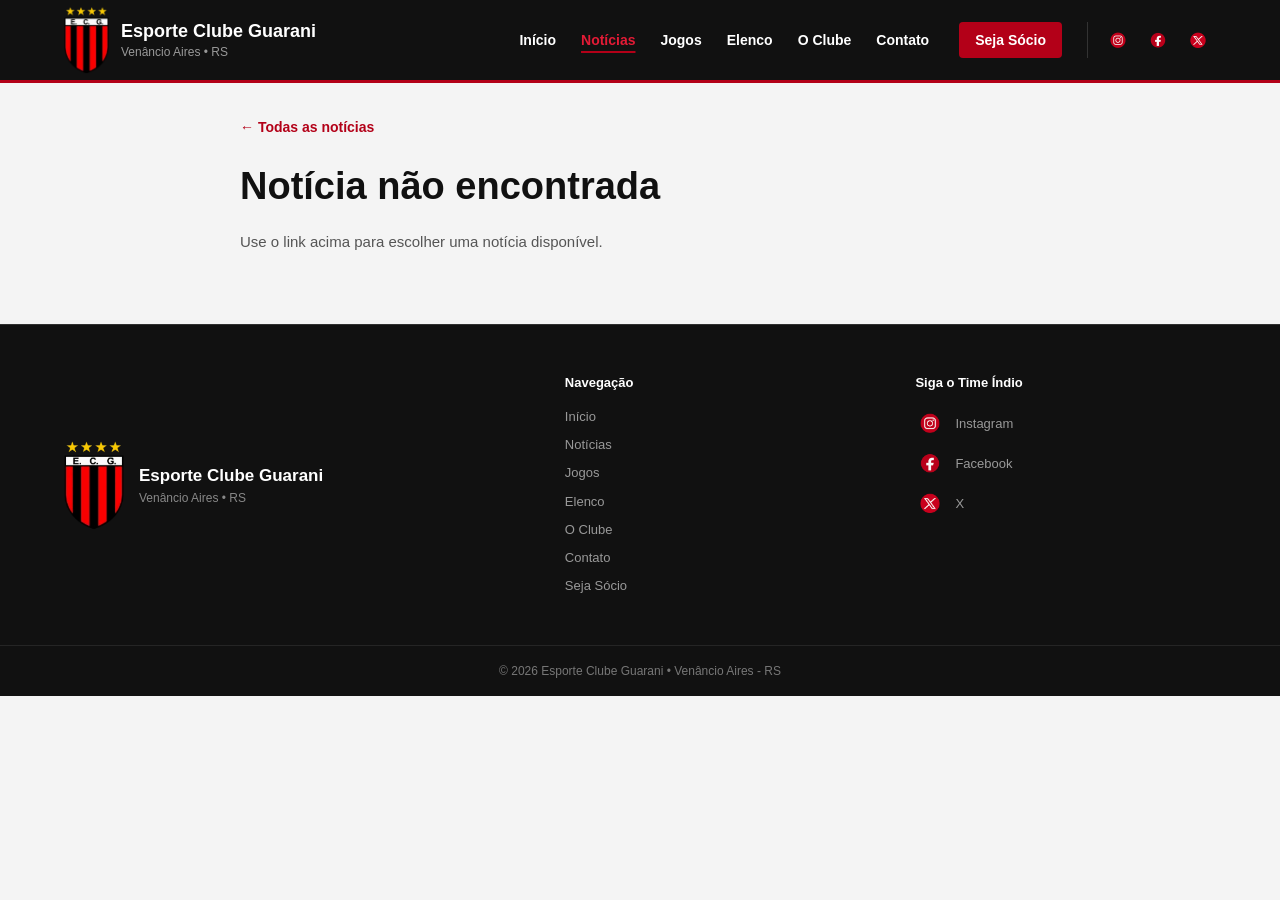
<file: noticia.html>
<!doctype html>
<html lang="pt-BR">
  <head>
    <meta charset="UTF-8" />

    <meta name="viewport" content="width=device-width, initial-scale=1.0" />

    <meta
      name="description"
      content="Leia as notícias do Esporte Clube Guarani de Venâncio Aires."
    />

    <meta name="theme-color" content="#111111" />

    <link rel="icon" type="image/png" sizes="64x64" href="assets/otimizadas/favicon.png" />

    <title>Notícia | Esporte Clube Guarani</title>

    <!-- Prévia dos links compartilhados. -->
    <meta property="og:type" content="website" />
    <meta property="og:locale" content="pt_BR" />
    <meta property="og:site_name" content="Esporte Clube Guarani" />
    <meta property="og:title" content="Notícia | Esporte Clube Guarani" />
    <meta property="og:description" content="Leia as notícias do Esporte Clube Guarani de Venâncio Aires." />
    <meta property="og:image" content="https://pemarckmann.github.io/site-guarani/assets/otimizadas/compartilhamento.png" />
    <meta property="og:image:type" content="image/png" />
    <meta property="og:image:width" content="1200" />
    <meta property="og:image:height" content="630" />
    <meta property="og:image:alt" content="Escudo do Esporte Clube Guarani de Venâncio Aires, com o nome do clube e a frase Notícias, jogos e elenco." />
    <meta name="twitter:card" content="summary_large_image" />
    <meta name="twitter:title" content="Notícia | Esporte Clube Guarani" />
    <meta name="twitter:description" content="Leia as notícias do Esporte Clube Guarani de Venâncio Aires." />
    <meta name="twitter:image" content="https://pemarckmann.github.io/site-guarani/assets/otimizadas/compartilhamento.png" />
    <meta name="twitter:image:alt" content="Escudo do Esporte Clube Guarani de Venâncio Aires, com o nome do clube e a frase Notícias, jogos e elenco." />

    <link rel="stylesheet" href="css/style.css?v=85ff35ee3a" />
    <link rel="stylesheet" href="css/noticias.css?v=09dc21b7ce" />
    <noscript>
      <link rel="stylesheet" href="css/sem-js.css?v=5f34b49d6e" />
    </noscript>
    <script src="js/script.js?v=830744ca94" defer></script>
    <script src="js/dados.js?v=16e7970543" defer></script>
    <script src="js/noticias.js?v=1a62cbf7f1" defer></script>
  </head>

  <body id="top">
    <!-- =====================================================
         CABEÇALHO
    ====================================================== -->

    <header class="topo">
      <div class="container topo-conteudo">
        <div class="marca">
          <a href="index.html" class="marca-link" aria-label="Ir para a página inicial">
            <img
              src="assets/otimizadas/escudo.webp"
              srcset="assets/otimizadas/escudo-96.webp 96w, assets/otimizadas/escudo-192.webp 192w, assets/otimizadas/escudo.webp 320w" sizes="60px"
              width="320"
              height="480"
              alt="Escudo do Esporte Clube Guarani"
            />
          </a>

          <div>
            <strong>Esporte Clube Guarani</strong>
            <span>Venâncio Aires • RS</span>
          </div>
        </div>

        <button
          class="menu-toggle"
          type="button"
          aria-label="Abrir menu"
          aria-expanded="false"
          aria-controls="menu-principal"
        >
          <span></span>
          <span></span>
          <span></span>
        </button>

        <nav
          id="menu-principal"
          class="menu-principal"
          aria-label="Menu principal"
        >
          <a href="index.html">Início</a>
          <a href="noticias.html" aria-current="page">Notícias</a>
          <a href="jogos.html">Jogos</a>
          <a href="elenco.html">Elenco</a>
          <a href="clube.html">O Clube</a>
          <a href="contato.html">Contato</a>

          <a href="socio.html" class="nav-socio"> Seja Sócio </a>

          <div class="topo-redes" role="group" aria-label="Redes sociais do Guarani">
            <span class="topo-redes-titulo">Siga o Guarani</span>
            <a
              class="topo-rede"
              href="https://www.instagram.com/ecguaranirs/"
              target="_blank"
              rel="noopener noreferrer"
              aria-label="Instagram do Guarani (abre em nova aba)"
              title="Instagram"
            >
              <img src="assets/otimizadas/instagram.webp" width="96" height="96" alt="" decoding="async" />
            </a>
            <a
              class="topo-rede"
              href="https://www.facebook.com/guaranirs"
              target="_blank"
              rel="noopener noreferrer"
              aria-label="Facebook do Guarani (abre em nova aba)"
              title="Facebook"
            >
              <img src="assets/otimizadas/facebook.webp" width="96" height="96" alt="" decoding="async" />
            </a>
            <a
              class="topo-rede"
              href="https://x.com/GuaraniRS"
              target="_blank"
              rel="noopener noreferrer"
              aria-label="X do Guarani (abre em nova aba)"
              title="X"
            >
              <img src="assets/otimizadas/x.webp" width="96" height="96" alt="" decoding="async" />
            </a>
          </div>
        </nav>
      </div>
    </header>

    <!-- =====================================================
         CONTEÚDO
    ====================================================== -->

    <main class="pagina-noticia">
      <div class="container noticia-pagina">
        <a class="noticia-voltar" href="noticias.html">← Todas as notícias</a>
        <article id="noticia-completa"></article>
        <noscript>
          <h1>Notícias do Guarani</h1>
          <p class="noticias-estado">Ative o JavaScript para ler esta notícia ou acompanhe o
            <a href="https://www.instagram.com/ecguaranirs/" target="_blank" rel="noopener noreferrer">Instagram do Guarani</a>.
          </p>
        </noscript>
      </div>
    </main>

    <!-- =====================================================
         RODAPÉ
    ====================================================== -->

    <footer class="rodape">
      <div class="container rodape-conteudo">
        <!-- MARCA -->

        <div class="rodape-marca">
          <img
            src="assets/otimizadas/escudo.webp"
              srcset="assets/otimizadas/escudo-96.webp 96w, assets/otimizadas/escudo-192.webp 192w, assets/otimizadas/escudo.webp 320w" sizes="60px"
            width="320"
            height="480"
            alt="Escudo do Esporte Clube Guarani"
          loading="lazy" decoding="async" />

          <div>
            <strong> Esporte Clube Guarani </strong>

            <span> Venâncio Aires • RS </span>
          </div>
        </div>

        <!-- NAVEGAÇÃO -->

        <div class="rodape-links">
          <strong> Navegação </strong>

          <a href="index.html"> Início </a>

          <a href="noticias.html">Notícias</a>

          <a href="jogos.html">Jogos</a>

          <a href="elenco.html">Elenco</a>

          <a href="clube.html"> O Clube </a>

          <a href="contato.html"> Contato </a>

          <a href="socio.html"> Seja Sócio </a>

        </div>

        <!-- REDES SOCIAIS -->

        <div class="rodape-redes">
          <strong> Siga o Time Índio </strong>

          <!-- INSTAGRAM -->

          <a
            href="https://www.instagram.com/ecguaranirs/"
            target="_blank"
            rel="noopener noreferrer"
            class="rede-social"
          >
            <img
              src="assets/otimizadas/instagram.webp"
              width="96"
              height="96"
              alt=""
            loading="lazy" decoding="async" />

            <span> Instagram </span>
          </a>

          <!-- FACEBOOK -->

          <a
            href="https://www.facebook.com/guaranirs"
            target="_blank"
            rel="noopener noreferrer"
            class="rede-social"
          >
            <img
              src="assets/otimizadas/facebook.webp"
              width="96"
              height="96"
              alt=""
            loading="lazy" decoding="async" />

            <span> Facebook </span>
          </a>

          <!-- X -->

          <a
            href="https://x.com/GuaraniRS"
            target="_blank"
            rel="noopener noreferrer"
            class="rede-social"
          >
            <img
              src="assets/otimizadas/x.webp"
              width="96"
              height="96"
              alt=""
            loading="lazy" decoding="async" />

            <span> X </span>
          </a>
        </div>
      </div>

      <!-- =================================================
           RODAPÉ FINAL
      ================================================== -->

      <div class="rodape-final">
        <div class="container">
          <p>© 2026 Esporte Clube Guarani • Venâncio Aires - RS</p>
        </div>
      </div>
    </footer>

  </body>
</html>
</file>
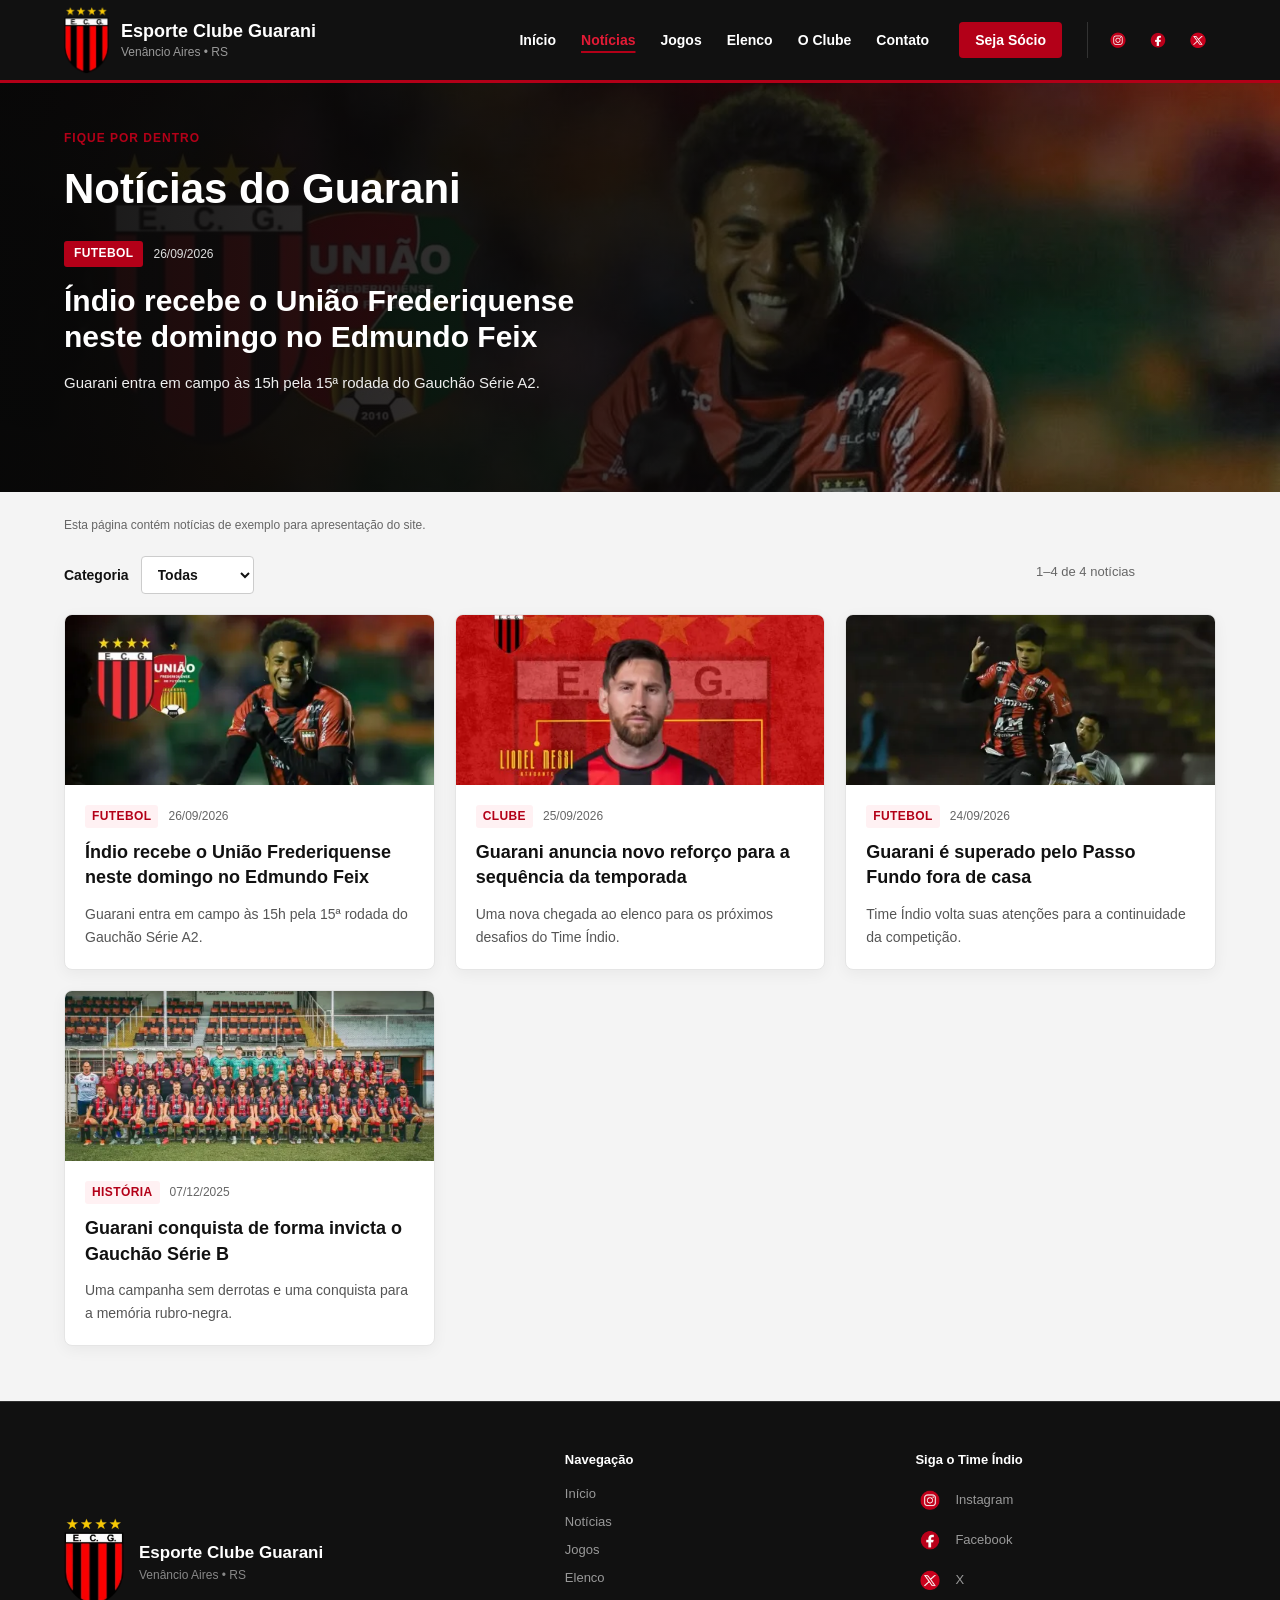
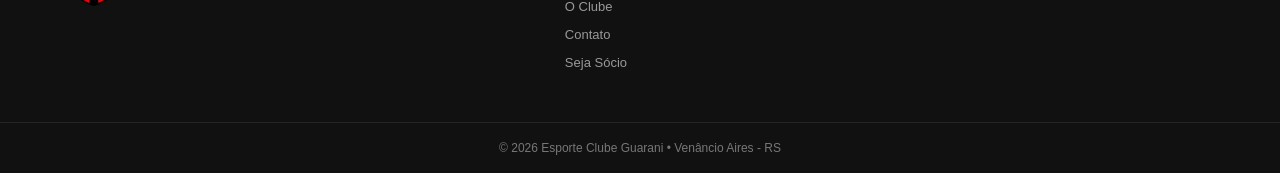
<file: noticias.html>
<!doctype html>
<html lang="pt-BR">
  <head>
    <meta charset="UTF-8" />

    <meta name="viewport" content="width=device-width, initial-scale=1.0" />

    <meta
      name="description"
      content="Acompanhe as notícias do Esporte Clube Guarani: futebol, novidades do clube e memórias do Time Índio."
    />

    <meta name="theme-color" content="#111111" />

    <link rel="icon" type="image/png" sizes="64x64" href="assets/otimizadas/favicon.png" />

    <title>Notícias | Esporte Clube Guarani</title>

    <!-- Prévia dos links compartilhados. -->
    <link rel="canonical" href="https://pemarckmann.github.io/site-guarani/noticias.html" />
    <meta property="og:type" content="website" />
    <meta property="og:locale" content="pt_BR" />
    <meta property="og:site_name" content="Esporte Clube Guarani" />
    <meta property="og:title" content="Notícias | Esporte Clube Guarani" />
    <meta property="og:description" content="Acompanhe as notícias do Esporte Clube Guarani: futebol, novidades do clube e memórias do Time Índio." />
    <meta property="og:url" content="https://pemarckmann.github.io/site-guarani/noticias.html" />
    <meta property="og:image" content="https://pemarckmann.github.io/site-guarani/assets/otimizadas/compartilhamento.png" />
    <meta property="og:image:type" content="image/png" />
    <meta property="og:image:width" content="1200" />
    <meta property="og:image:height" content="630" />
    <meta property="og:image:alt" content="Escudo do Esporte Clube Guarani de Venâncio Aires, com o nome do clube e a frase Notícias, jogos e elenco." />
    <meta name="twitter:card" content="summary_large_image" />
    <meta name="twitter:title" content="Notícias | Esporte Clube Guarani" />
    <meta name="twitter:description" content="Acompanhe as notícias do Esporte Clube Guarani: futebol, novidades do clube e memórias do Time Índio." />
    <meta name="twitter:image" content="https://pemarckmann.github.io/site-guarani/assets/otimizadas/compartilhamento.png" />
    <meta name="twitter:image:alt" content="Escudo do Esporte Clube Guarani de Venâncio Aires, com o nome do clube e a frase Notícias, jogos e elenco." />
    <link rel="preload" href="dados/noticias.json" as="fetch" type="application/json" crossorigin="anonymous" fetchpriority="high" />

    <link rel="stylesheet" href="css/style.css?v=85ff35ee3a" />
    <link rel="stylesheet" href="css/noticias.css?v=09dc21b7ce" />
    <link rel="stylesheet" href="css/heroes.css?v=bcf7400906" />
    <noscript>
      <link rel="stylesheet" href="css/sem-js.css?v=5f34b49d6e" />
    </noscript>
    <script src="js/script.js?v=830744ca94" defer></script>
    <script src="js/dados.js?v=16e7970543" defer></script>
    <script src="js/noticias.js?v=1a62cbf7f1" defer></script>
  </head>

  <body id="top">
    <!-- =====================================================
         CABEÇALHO
    ====================================================== -->

    <header class="topo">
      <div class="container topo-conteudo">
        <div class="marca">
          <a href="index.html" class="marca-link" aria-label="Ir para a página inicial">
            <img
              src="assets/otimizadas/escudo.webp"
              srcset="assets/otimizadas/escudo-96.webp 96w, assets/otimizadas/escudo-192.webp 192w, assets/otimizadas/escudo.webp 320w" sizes="60px"
              width="320"
              height="480"
              alt="Escudo do Esporte Clube Guarani"
            />
          </a>

          <div>
            <strong>Esporte Clube Guarani</strong>
            <span>Venâncio Aires • RS</span>
          </div>
        </div>

        <button
          class="menu-toggle"
          type="button"
          aria-label="Abrir menu"
          aria-expanded="false"
          aria-controls="menu-principal"
        >
          <span></span>
          <span></span>
          <span></span>
        </button>

        <nav
          id="menu-principal"
          class="menu-principal"
          aria-label="Menu principal"
        >
          <a href="index.html">Início</a>
          <a href="noticias.html" aria-current="page">Notícias</a>
          <a href="jogos.html">Jogos</a>
          <a href="elenco.html">Elenco</a>
          <a href="clube.html">O Clube</a>
          <a href="contato.html">Contato</a>

          <a href="socio.html" class="nav-socio"> Seja Sócio </a>

          <div class="topo-redes" role="group" aria-label="Redes sociais do Guarani">
            <span class="topo-redes-titulo">Siga o Guarani</span>
            <a
              class="topo-rede"
              href="https://www.instagram.com/ecguaranirs/"
              target="_blank"
              rel="noopener noreferrer"
              aria-label="Instagram do Guarani (abre em nova aba)"
              title="Instagram"
            >
              <img src="assets/otimizadas/instagram.webp" width="96" height="96" alt="" decoding="async" />
            </a>
            <a
              class="topo-rede"
              href="https://www.facebook.com/guaranirs"
              target="_blank"
              rel="noopener noreferrer"
              aria-label="Facebook do Guarani (abre em nova aba)"
              title="Facebook"
            >
              <img src="assets/otimizadas/facebook.webp" width="96" height="96" alt="" decoding="async" />
            </a>
            <a
              class="topo-rede"
              href="https://x.com/GuaraniRS"
              target="_blank"
              rel="noopener noreferrer"
              aria-label="X do Guarani (abre em nova aba)"
              title="X"
            >
              <img src="assets/otimizadas/x.webp" width="96" height="96" alt="" decoding="async" />
            </a>
          </div>
        </nav>
      </div>
    </header>

    <!-- =====================================================
         CONTEÚDO
    ====================================================== -->

    <main class="pagina-noticias">
      <section id="noticias-hero" class="noticias-hero" aria-labelledby="noticias-titulo">
        <div class="container">
          <div class="noticia-hero-conteudo">
            <span class="secao-tag">FIQUE POR DENTRO</span>
            <h1 id="noticias-titulo">Notícias do Guarani</h1>
            <div class="noticia-meta hero-reserva-meta" aria-hidden="true"></div>
            <div class="hero-reserva-titulo" aria-hidden="true"></div>
            <p class="hero-reserva-resumo">As últimas notícias, os jogos e as novidades do Time Índio, dentro e fora de campo.</p>
          </div>
        </div>
      </section>

      <section class="noticias-arquivo" aria-label="Todas as notícias">
        <div class="container">
          <p class="noticias-aviso" id="noticias-aviso">Esta página contém notícias de exemplo para apresentação do site.</p>
          <div class="noticias-ferramentas" id="noticias-ferramentas">
            <label for="noticias-categoria">Categoria
              <select id="noticias-categoria" disabled><option value="">Todas</option></select>
            </label>
            <p id="noticias-contagem" role="status"></p>
          </div>
          <div class="noticias-arquivo-grid" id="noticias-lista" aria-busy="true">
            <div class="noticia-reserva" aria-hidden="true"><div class="carregamento-bloco"></div></div>
            <div class="noticia-reserva" aria-hidden="true"><div class="carregamento-bloco"></div></div>
            <div class="noticia-reserva" aria-hidden="true"><div class="carregamento-bloco"></div></div>
            <div class="noticia-reserva" aria-hidden="true"><div class="carregamento-bloco"></div></div>
            <div class="noticia-reserva" aria-hidden="true"><div class="carregamento-bloco"></div></div>
            <div class="noticia-reserva" aria-hidden="true"><div class="carregamento-bloco"></div></div></div>
          <nav class="noticias-paginacao" id="noticias-paginacao" aria-label="Páginas de notícias" hidden>
            <button type="button" id="noticias-anterior">Anterior</button>
            <span id="noticias-pagina"></span>
            <button type="button" id="noticias-proxima">Próxima</button>
          </nav>
          <noscript>
            <p class="noticias-estado">Ative o JavaScript para ver as notícias ou acompanhe o
              <a href="https://www.instagram.com/ecguaranirs/" target="_blank" rel="noopener noreferrer">Instagram do Guarani</a>.
            </p>
          </noscript>
        </div>
      </section>
    </main>

    <!-- =====================================================
         RODAPÉ
    ====================================================== -->

    <footer class="rodape">
      <div class="container rodape-conteudo">
        <!-- MARCA -->

        <div class="rodape-marca">
          <img
            src="assets/otimizadas/escudo.webp"
              srcset="assets/otimizadas/escudo-96.webp 96w, assets/otimizadas/escudo-192.webp 192w, assets/otimizadas/escudo.webp 320w" sizes="60px"
            width="320"
            height="480"
            alt="Escudo do Esporte Clube Guarani"
          loading="lazy" decoding="async" />

          <div>
            <strong> Esporte Clube Guarani </strong>

            <span> Venâncio Aires • RS </span>
          </div>
        </div>

        <!-- NAVEGAÇÃO -->

        <div class="rodape-links">
          <strong> Navegação </strong>

          <a href="index.html"> Início </a>

          <a href="noticias.html">Notícias</a>

          <a href="jogos.html">Jogos</a>

          <a href="elenco.html">Elenco</a>

          <a href="clube.html"> O Clube </a>

          <a href="contato.html"> Contato </a>

          <a href="socio.html"> Seja Sócio </a>

        </div>

        <!-- REDES SOCIAIS -->

        <div class="rodape-redes">
          <strong> Siga o Time Índio </strong>

          <!-- INSTAGRAM -->

          <a
            href="https://www.instagram.com/ecguaranirs/"
            target="_blank"
            rel="noopener noreferrer"
            class="rede-social"
          >
            <img
              src="assets/otimizadas/instagram.webp"
              width="96"
              height="96"
              alt=""
            loading="lazy" decoding="async" />

            <span> Instagram </span>
          </a>

          <!-- FACEBOOK -->

          <a
            href="https://www.facebook.com/guaranirs"
            target="_blank"
            rel="noopener noreferrer"
            class="rede-social"
          >
            <img
              src="assets/otimizadas/facebook.webp"
              width="96"
              height="96"
              alt=""
            loading="lazy" decoding="async" />

            <span> Facebook </span>
          </a>

          <!-- X -->

          <a
            href="https://x.com/GuaraniRS"
            target="_blank"
            rel="noopener noreferrer"
            class="rede-social"
          >
            <img
              src="assets/otimizadas/x.webp"
              width="96"
              height="96"
              alt=""
            loading="lazy" decoding="async" />

            <span> X </span>
          </a>
        </div>
      </div>

      <!-- =================================================
           RODAPÉ FINAL
      ================================================== -->

      <div class="rodape-final">
        <div class="container">
          <p>© 2026 Esporte Clube Guarani • Venâncio Aires - RS</p>
        </div>
      </div>
    </footer>

  </body>
</html>
</file>
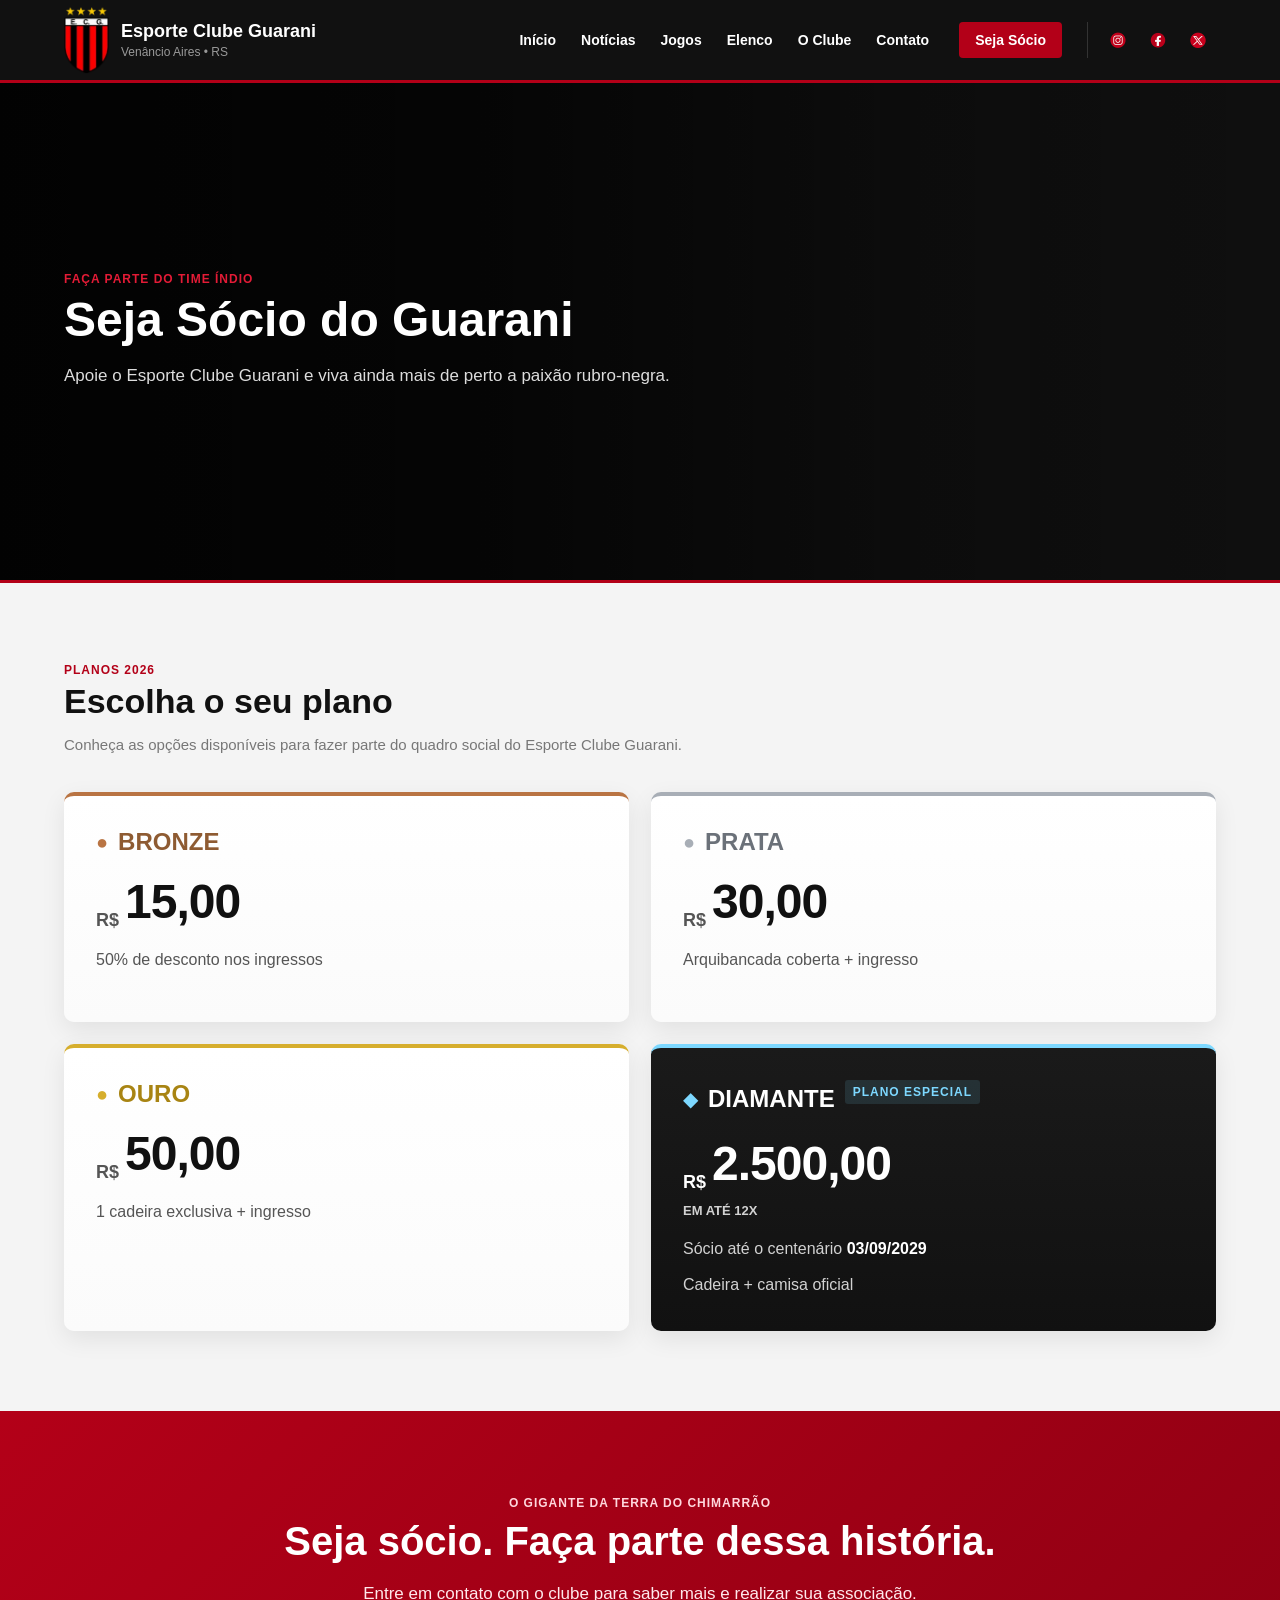
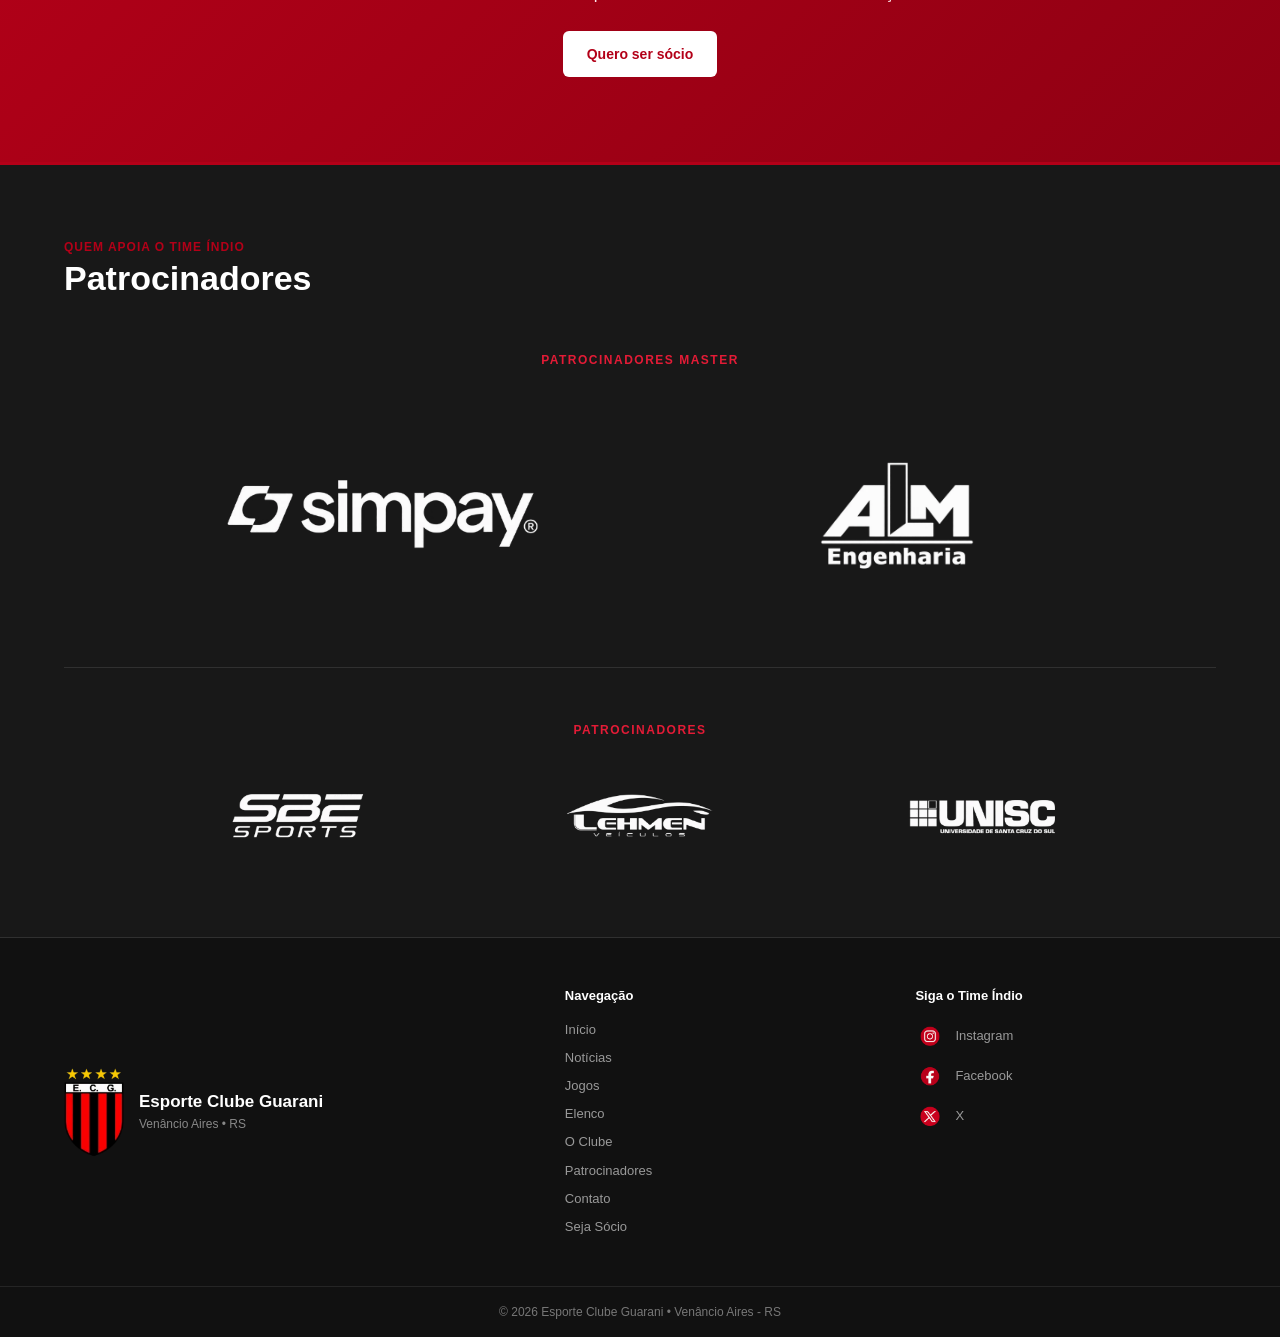
<file: socio.html>
<!doctype html>
<html lang="pt-BR">
  <head>
    <meta charset="UTF-8" />

    <meta name="viewport" content="width=device-width, initial-scale=1.0" />

    <meta
      name="description"
      content="Conheça os planos de sócio do Esporte Clube Guarani de Venâncio Aires."
    />

    <meta name="theme-color" content="#111111" />

    <link rel="icon" type="image/png" sizes="64x64" href="assets/otimizadas/favicon.png" />

    <link rel="preload" as="image" href="assets/otimizadas/heroes/hero-socio-torcida-960.webp" media="(max-width: 700px)" fetchpriority="high" />
    <link rel="preload" as="image" href="assets/otimizadas/heroes/hero-socio-torcida-1920.webp" imagesrcset="assets/otimizadas/heroes/hero-socio-torcida-960.webp 960w, assets/otimizadas/heroes/hero-socio-torcida-1600.webp 1600w, assets/otimizadas/heroes/hero-socio-torcida-1920.webp 1920w, assets/otimizadas/heroes/hero-socio-torcida-2560.webp 2560w, assets/otimizadas/heroes/hero-socio-torcida-3840.webp 3840w" imagesizes="100vw" media="(min-width: 701px)" fetchpriority="high" />

    <title>Seja Sócio | Esporte Clube Guarani</title>

    <!-- Prévia dos links compartilhados. -->
    <link rel="canonical" href="https://pemarckmann.github.io/site-guarani/socio.html" />
    <meta property="og:type" content="website" />
    <meta property="og:locale" content="pt_BR" />
    <meta property="og:site_name" content="Esporte Clube Guarani" />
    <meta property="og:title" content="Seja Sócio | Esporte Clube Guarani" />
    <meta property="og:description" content="Conheça os planos de sócio do Esporte Clube Guarani de Venâncio Aires." />
    <meta property="og:url" content="https://pemarckmann.github.io/site-guarani/socio.html" />
    <meta property="og:image" content="https://pemarckmann.github.io/site-guarani/assets/otimizadas/compartilhamento.png" />
    <meta property="og:image:type" content="image/png" />
    <meta property="og:image:width" content="1200" />
    <meta property="og:image:height" content="630" />
    <meta property="og:image:alt" content="Escudo do Esporte Clube Guarani de Venâncio Aires, com o nome do clube e a frase Notícias, jogos e elenco." />
    <meta name="twitter:card" content="summary_large_image" />
    <meta name="twitter:title" content="Seja Sócio | Esporte Clube Guarani" />
    <meta name="twitter:description" content="Conheça os planos de sócio do Esporte Clube Guarani de Venâncio Aires." />
    <meta name="twitter:image" content="https://pemarckmann.github.io/site-guarani/assets/otimizadas/compartilhamento.png" />
    <meta name="twitter:image:alt" content="Escudo do Esporte Clube Guarani de Venâncio Aires, com o nome do clube e a frase Notícias, jogos e elenco." />

    <link rel="stylesheet" href="css/style.css?v=85ff35ee3a" />
    <link rel="stylesheet" href="css/socio.css?v=474e24f86e" />
    <link rel="stylesheet" href="css/patrocinadores.css?v=b4fde27880" />
    <noscript>
      <link rel="stylesheet" href="css/sem-js.css?v=5f34b49d6e" />
    </noscript>
    <script src="js/script.js?v=830744ca94" defer></script>
  </head>

  <body id="top">
    <!-- =====================================================
         CABEÇALHO
    ====================================================== -->

    <header class="topo">
      <div class="container topo-conteudo">
        <div class="marca">
          <a href="index.html" class="marca-link" aria-label="Ir para a página inicial">
            <img
              src="assets/otimizadas/escudo.webp"
              srcset="assets/otimizadas/escudo-96.webp 96w, assets/otimizadas/escudo-192.webp 192w, assets/otimizadas/escudo.webp 320w" sizes="60px"
              width="320"
              height="480"
              alt="Escudo do Esporte Clube Guarani"
            />
          </a>

          <div>
            <strong>Esporte Clube Guarani</strong>
            <span>Venâncio Aires • RS</span>
          </div>
        </div>

        <!-- BOTÃO MOBILE -->

        <button
          class="menu-toggle"
          type="button"
          aria-label="Abrir menu"
          aria-expanded="false"
          aria-controls="menu-principal"
        >
          <span></span>
          <span></span>
          <span></span>
        </button>

        <!-- MENU -->

        <nav
          id="menu-principal"
          class="menu-principal"
          aria-label="Menu principal"
        >
          <a href="index.html"> Início </a>

          <a href="noticias.html">Notícias</a>
          <a href="jogos.html">Jogos</a>
          <a href="elenco.html">Elenco</a>
          <a href="clube.html"> O Clube </a>

          <a href="contato.html"> Contato </a>

          <a href="socio.html" class="nav-socio" aria-current="page">
            Seja Sócio
          </a>

          <div class="topo-redes" role="group" aria-label="Redes sociais do Guarani">
            <span class="topo-redes-titulo">Siga o Guarani</span>
            <a
              class="topo-rede"
              href="https://www.instagram.com/ecguaranirs/"
              target="_blank"
              rel="noopener noreferrer"
              aria-label="Instagram do Guarani (abre em nova aba)"
              title="Instagram"
            >
              <img src="assets/otimizadas/instagram.webp" width="96" height="96" alt="" decoding="async" />
            </a>
            <a
              class="topo-rede"
              href="https://www.facebook.com/guaranirs"
              target="_blank"
              rel="noopener noreferrer"
              aria-label="Facebook do Guarani (abre em nova aba)"
              title="Facebook"
            >
              <img src="assets/otimizadas/facebook.webp" width="96" height="96" alt="" decoding="async" />
            </a>
            <a
              class="topo-rede"
              href="https://x.com/GuaraniRS"
              target="_blank"
              rel="noopener noreferrer"
              aria-label="X do Guarani (abre em nova aba)"
              title="X"
            >
              <img src="assets/otimizadas/x.webp" width="96" height="96" alt="" decoding="async" />
            </a>
          </div>
        </nav>
      </div>
    </header>

    <!-- =====================================================
         CONTEÚDO PRINCIPAL
    ====================================================== -->

    <main class="pagina-socio">
      <!-- =================================================
           HERO
      ================================================== -->

      <section class="socio-hero">
        <picture class="socio-hero-foto">
          <source media="(max-width: 700px)" srcset="assets/otimizadas/heroes/hero-socio-torcida-960.webp" />
          <img class="socio-hero-foto-imagem" src="assets/otimizadas/heroes/hero-socio-torcida-1920.webp"
            srcset="assets/otimizadas/heroes/hero-socio-torcida-960.webp 960w, assets/otimizadas/heroes/hero-socio-torcida-1600.webp 1600w, assets/otimizadas/heroes/hero-socio-torcida-1920.webp 1920w, assets/otimizadas/heroes/hero-socio-torcida-2560.webp 2560w, assets/otimizadas/heroes/hero-socio-torcida-3840.webp 3840w" sizes="100vw"
            width="3840" height="2560" alt="" fetchpriority="high" decoding="async" />
        </picture>
        <div class="container socio-hero-conteudo">
          <span class="secao-tag"> FAÇA PARTE DO TIME ÍNDIO </span>

          <h1>Seja Sócio do Guarani</h1>

          <p>
            Apoie o Esporte Clube Guarani e viva ainda mais de perto a paixão
            rubro-negra.
          </p>
        </div>
      </section>

      <!-- =================================================
           PLANOS
      ================================================== -->

      <section class="socio-planos">
        <div class="container">
          <div class="titulo-secao">
            <span class="secao-tag"> PLANOS 2026 </span>

            <h2>Escolha o seu plano</h2>

            <p>
              Conheça as opções disponíveis para fazer parte do quadro social do
              Esporte Clube Guarani.
            </p>
          </div>

          <div class="socio-planos-grid">
            <!-- =================================================
                 BRONZE
            ================================================== -->

            <article class="socio-plano socio-plano-bronze">
              <div class="socio-plano-topo">
                <span class="socio-plano-medalha">●</span>
                <span class="socio-plano-nome">Bronze</span>
              </div>

              <div class="socio-plano-preco">
                <span>R$</span>
                <strong>15,00</strong>
              </div>

              <p class="socio-plano-beneficio">50% de desconto nos ingressos</p>
            </article>

            <!-- =================================================
                 PRATA
            ================================================== -->

            <article class="socio-plano socio-plano-prata">
              <div class="socio-plano-topo">
                <span class="socio-plano-medalha">●</span>
                <span class="socio-plano-nome">Prata</span>
              </div>

              <div class="socio-plano-preco">
                <span>R$</span>
                <strong>30,00</strong>
              </div>

              <p class="socio-plano-beneficio">
                Arquibancada coberta + ingresso
              </p>
            </article>

            <!-- =================================================
                 OURO
            ================================================== -->

            <article class="socio-plano socio-plano-ouro">
              <div class="socio-plano-topo">
                <span class="socio-plano-medalha">●</span>
                <span class="socio-plano-nome">Ouro</span>
              </div>

              <div class="socio-plano-preco">
                <span>R$</span>
                <strong>50,00</strong>
              </div>

              <p class="socio-plano-beneficio">
                1 cadeira exclusiva + ingresso
              </p>
            </article>

            <!-- =================================================
                 DIAMANTE
            ================================================== -->

            <article class="socio-plano socio-plano-diamante">
              <div class="socio-plano-topo">
                <span class="socio-plano-medalha">◆</span>
                <span class="socio-plano-nome">Diamante</span>
                <span class="socio-plano-destaque">PLANO ESPECIAL</span>
              </div>

              <div class="socio-plano-preco">
                <span>R$</span>
                <strong>2.500,00</strong>
              </div>

              <span class="socio-parcelamento"> em até 12x </span>

              <div class="socio-plano-beneficios">
                <p>
                  Sócio até o centenário
                  <strong>03/09/2029</strong>
                </p>

                <p>Cadeira + camisa oficial</p>
              </div>
            </article>
          </div>
        </div>
      </section>

      <!-- =================================================
           CHAMADA FINAL
      ================================================== -->

      <section class="socio-chamada">
        <div class="container socio-chamada-conteudo">
          <span class="secao-tag"> O GIGANTE DA TERRA DO CHIMARRÃO </span>

          <h2>Seja sócio. Faça parte dessa história.</h2>

          <p class="socio-aviso">
            Entre em contato com o clube para saber mais e realizar sua
            associação.
          </p>

          <a href="contato.html?assunto=socio#form-contato" class="socio-botao">
            Quero ser sócio
          </a>
        </div>
      </section>

      <!-- =====================================================
           PATROCINADORES
      ====================================================== -->

      <section class="patrocinadores" id="patrocinadores">
        <div class="container">
          <div class="patrocinadores-topo">
            <span class="secao-tag"> QUEM APOIA O TIME ÍNDIO </span>

            <h2>Patrocinadores</h2>
          </div>

          <!-- =================================================
               MASTER
          ================================================== -->

          <div class="patrocinadores-grupo">
            <h3 class="patrocinadores-grupo-titulo">PATROCINADORES MASTER</h3>

            <div class="patrocinadores-master-grid">
              <a
                href="https://somossimpay.com.br/"
                target="_blank"
                rel="noopener noreferrer"
                class="patrocinador-master-logo patrocinador-link"
                aria-label="Visitar o site da Simpay"
              >
                <img
                  src="assets/otimizadas/patrocinador-simpay.webp"
                srcset="assets/otimizadas/patrocinadores/patrocinador-simpay-240.webp 240w, assets/otimizadas/patrocinadores/patrocinador-simpay-480.webp 480w, assets/otimizadas/patrocinador-simpay.webp 768w" sizes="(max-width: 700px) 240px, 360px"
                  width="768"
                  height="256"
                  alt="Simpay"
                  loading="lazy"
                />
              </a>

              <a
                href="https://www.almengenharia.com.br/"
                target="_blank"
                rel="noopener noreferrer"
                class="patrocinador-master-logo patrocinador-link"
                aria-label="Visitar o site da ALM Engenharia"
              >
                <img
                  src="assets/otimizadas/patrocinador-alm.webp"
                srcset="assets/otimizadas/patrocinadores/patrocinador-alm-240.webp 240w, assets/otimizadas/patrocinadores/patrocinador-alm-480.webp 384w" sizes="(max-width: 700px) 240px, 360px"
                  width="384"
                  height="384"
                  alt="ALM Engenharia"
                  loading="lazy"
                />
              </a>
            </div>
          </div>

          <div class="patrocinadores-divisor"></div>

          <!-- =================================================
               DEMAIS PATROCINADORES
          ================================================== -->

          <div class="patrocinadores-grupo">
            <h3 class="patrocinadores-grupo-titulo">PATROCINADORES</h3>

            <div class="patrocinadores-grid">
              <a
                href="https://sbesportes.com.br/"
                target="_blank"
                rel="noopener noreferrer"
                class="patrocinador-logo patrocinador-link"
                aria-label="Visitar o site da SBE Sports"
              >
                <img
                  src="assets/otimizadas/patrocinador-sbe.webp"
                srcset="assets/otimizadas/patrocinadores/patrocinador-sbe-240.webp 240w, assets/otimizadas/patrocinadores/patrocinador-sbe-480.webp 480w, assets/otimizadas/patrocinador-sbe.webp 768w" sizes="(max-width: 700px) 136px, 160px"
                  width="768"
                  height="256"
                  alt="SBE Sports"
                  loading="lazy"
                />
              </a>

              <a
                href="https://www.lehmenveiculos.com.br/"
                target="_blank"
                rel="noopener noreferrer"
                class="patrocinador-logo patrocinador-link"
                aria-label="Visitar o site da Lehmen Veículos"
              >
                <img
                  src="assets/otimizadas/patrocinador-lehmen.webp"
                srcset="assets/otimizadas/patrocinadores/patrocinador-lehmen-240.webp 240w, assets/otimizadas/patrocinadores/patrocinador-lehmen-480.webp 480w, assets/otimizadas/patrocinador-lehmen.webp 768w" sizes="(max-width: 700px) 136px, 160px"
                  width="768"
                  height="256"
                  alt="Lehmen Veículos"
                  loading="lazy"
                />
              </a>

              <a
                href="https://www.unisc.br/pt/"
                target="_blank"
                rel="noopener noreferrer"
                class="patrocinador-logo patrocinador-link"
                aria-label="Visitar o site da UNISC"
              >
                <img
                  src="assets/otimizadas/patrocinador-unisc.webp"
                srcset="assets/otimizadas/patrocinadores/patrocinador-unisc-240.webp 240w, assets/otimizadas/patrocinadores/patrocinador-unisc-480.webp 480w, assets/otimizadas/patrocinador-unisc.webp 768w" sizes="(max-width: 700px) 136px, 160px"
                  width="768"
                  height="256"
                  alt="UNISC - Universidade de Santa Cruz do Sul"
                  loading="lazy"
                />
              </a>
            </div>
          </div>
        </div>
      </section>
    </main>

    <!-- =====================================================
         RODAPÉ
    ====================================================== -->

    <footer class="rodape">
      <div class="container rodape-conteudo">
        <!-- MARCA -->

        <div class="rodape-marca">
          <img
            src="assets/otimizadas/escudo.webp"
              srcset="assets/otimizadas/escudo-96.webp 96w, assets/otimizadas/escudo-192.webp 192w, assets/otimizadas/escudo.webp 320w" sizes="60px"
            width="320"
            height="480"
            alt="Escudo do Esporte Clube Guarani"
            loading="lazy"
          />

          <div>
            <strong>Esporte Clube Guarani</strong>
            <span>Venâncio Aires • RS</span>
          </div>
        </div>

        <!-- NAVEGAÇÃO -->

        <div class="rodape-links">
          <strong>Navegação</strong>

          <a href="index.html"> Início </a>

          <a href="noticias.html">Notícias</a>

          <a href="jogos.html">Jogos</a>

          <a href="elenco.html">Elenco</a>

          <a href="clube.html"> O Clube </a>

          <a href="#patrocinadores"> Patrocinadores </a>

          <a href="contato.html"> Contato </a>

          <a href="socio.html"> Seja Sócio </a>
        </div>

        <!-- REDES SOCIAIS -->

        <div class="rodape-redes">
          <strong>Siga o Time Índio</strong>

          <a
            href="https://www.instagram.com/ecguaranirs/"
            target="_blank"
            rel="noopener noreferrer"
            class="rede-social"
          >
            <img
              src="assets/otimizadas/instagram.webp"
              width="96"
              height="96"
              alt=""
            loading="lazy" decoding="async" />

            <span>Instagram</span>
          </a>

          <a
            href="https://www.facebook.com/guaranirs"
            target="_blank"
            rel="noopener noreferrer"
            class="rede-social"
          >
            <img
              src="assets/otimizadas/facebook.webp"
              width="96"
              height="96"
              alt=""
            loading="lazy" decoding="async" />

            <span>Facebook</span>
          </a>

          <a
            href="https://x.com/GuaraniRS"
            target="_blank"
            rel="noopener noreferrer"
            class="rede-social"
          >
            <img
              src="assets/otimizadas/x.webp"
              width="96"
              height="96"
              alt=""
            loading="lazy" decoding="async" />

            <span>X</span>
          </a>
        </div>
      </div>

      <!-- COPYRIGHT -->

      <div class="rodape-final">
        <div class="container">
          <p>© 2026 Esporte Clube Guarani • Venâncio Aires - RS</p>
        </div>
      </div>
    </footer>

  </body>
</html>
</file>
<file: css/style.css>
/* Estilos compartilhados: base, menu, rodape e controles. */
* {
  box-sizing: border-box;
}

html {
  scroll-behavior: smooth;
}

body {
  margin: 0;
  overflow-x: hidden;
  background-color: #f4f4f4;
  color: #111;
  font-family: Arial, sans-serif;
}

img {
  display: block;
  max-width: 100%;
  height: auto;
}

.sr-only.sr-only {
  position: absolute;
  width: 1px;
  height: 1px;
  padding: 0;
  margin: -1px;
  overflow: hidden;
  clip-path: inset(50%);
  white-space: nowrap;
  border: 0;
}

/* Sublinhado vermelho no item ativo e ao passar o mouse. */
.topo .menu-principal a[aria-current="page"]:not(.nav-socio),
.topo .menu-principal a:hover:not(.nav-socio) {
  text-decoration: underline;
  text-decoration-color: #b30018;
  text-decoration-thickness: 2px;
  text-underline-offset: 6px;
}

.carregamento-bloco {
  background: #e5e5e5;
  border-radius: 4px;
}

.container {
  width: 90%;
  max-width: 1200px;
  margin: 0 auto;
}

section {
  scroll-margin-top: 100px;
}

a:focus-visible,
button:focus-visible {
  outline: 2px solid #e31b36;
  outline-offset: 4px;
}

.topo {
  position: sticky;
  top: 0;
  z-index: 1000;
  background-color: #111;
  border-bottom: 3px solid #b30018;
  transform: translateY(0);
  transition:
  transform 0.3s ease,
  box-shadow 0.3s ease;
}

.topo.topo-oculto:not(:focus-within) {
  transform: translateY(-100%);
}

.topo:focus-within {
  transition: none;
}

.topo.topo-scroll {
  box-shadow: 0 5px 15px rgba(0, 0, 0, 0.2);
}

.topo-conteudo {
  height: 80px;
  display: flex;
  align-items: center;
  justify-content: space-between;
}

.marca {
  display: flex;
  align-items: center;
  gap: 12px;
}

.marca-link {
  display: block;
  flex-shrink: 0;
}

.marca img {
  width: 45px;
  height: auto;
}

.marca strong {
  display: block;
  color: white;
  font-size: 18px;
}

.marca span {
  display: block;
  margin-top: 3px;
  color: #999;
  font-size: 12px;
}

.menu-principal {
  display: flex;
  align-items: center;
  gap: 25px;
}

.menu-principal a {
  color: white;
  text-decoration: none;
  font-size: 14px;
  font-weight: bold;
  white-space: nowrap;
  transition:
  color 0.2s,
  background-color 0.2s,
  transform 0.2s;
}

.menu-principal a:hover {
  color: #d71920;
}

.menu-principal a[aria-current="page"] {
  color: #e31b36;
}

.topo-redes {
  display: flex;
  align-items: center;
  flex-shrink: 0;
  gap: 4px;
  padding-left: 12px;
  border-left: 1px solid #333;
}

.topo-redes-titulo {
  display: none;
}

.menu-principal .topo-rede {
  display: inline-flex;
  align-items: center;
  justify-content: center;
  flex-shrink: 0;
  width: 36px;
  height: 36px;
  padding: 0;
  border: 0;
  border-radius: 50%;
}

.topo-rede img {
  display: block;
  width: 24px;
  height: 24px;
  object-fit: contain;
}

.menu-principal .topo-rede:hover {
  background-color: #302024;
}

.menu-principal .topo-rede:focus-visible {
  outline: 2px solid white;
  outline-offset: 2px;
}

.menu-toggle {
  display: none;
  width: 44px;
  height: 44px;
  padding: 0;
  background: transparent;
  border: 0;
  cursor: pointer;
}

.menu-toggle span {
  display: block;
  width: 25px;
  height: 2px;
  margin: 5px auto;
  background-color: white;
  border-radius: 2px;
  transition:
  transform 0.25s ease,
  opacity 0.25s ease;
}

.nav-socio {
  margin-left: 5px;
  padding: 10px 16px;
  display: inline-flex;
  align-items: center;
  justify-content: center;
  background-color: #b30018;
  color: white !important;
  border-radius: 4px;
  white-space: nowrap;
  transition:
  background-color 0.2s,
  transform 0.2s,
  box-shadow 0.2s;
}

.nav-socio:hover {
  background-color: #d0001b;
  color: white !important;
  transform: translateY(-2px);
  box-shadow: 0 4px 12px rgba(179, 0, 24, 0.25);
}

.nav-socio:active {
  transform: translateY(0);
}

main {
  width: 100%;
  max-width: none;
  margin: 0;
  padding: 0;
}

.hero-botao {
  display: inline-block;
  padding: 13px 20px;
  background-color: #b30018;
  color: white;
  text-decoration: none;
  font-weight: bold;
  border-radius: 4px;
  transition:
  background-color 0.2s,
  transform 0.2s;
}

.hero-botao:hover {
  background-color: #d0001b;
  transform: translateY(-2px);
}

.desempenho-aviso {
  margin: 0;
  padding: 18px;
  color: #555;
  font-size: 14px;
  line-height: 1.6;
}

.noticias-topo {
  margin-bottom: 26px;
  display: flex;
  align-items: center;
  justify-content: space-between;
  flex-wrap: wrap;
  gap: 18px;
}

.secao-tag {
  display: block;
  margin-bottom: 5px;
  color: #b30018;
  font-size: 12px;
  font-weight: bold;
  letter-spacing: 1px;
}

.noticias-topo h2 {
  margin: 0;
  color: #111;
  font-size: 30px;
}

.ver-todas {
  color: #b30018;
  font-size: 14px;
  font-weight: bold;
  text-decoration: none;
}

.ver-todas {
  padding: 12px 18px;
  display: inline-flex;
  align-items: center;
  gap: 10px;
  border: 1px solid #b30018;
  border-radius: 4px;
}

.ver-todas:hover {
  background-color: #b30018;
  color: white;
}

.noticias-arquivo {
  padding: 24px 0 55px;
}

.noticias-ferramentas {
  margin-bottom: 20px;
  display: flex;
  align-items: center;
  justify-content: space-between;
  flex-wrap: wrap;
  gap: 12px;
  scroll-margin-top: 100px;
}

.noticias-ferramentas label {
  display: flex;
  align-items: center;
  gap: 12px;
  font-size: 14px;
  font-weight: bold;
}

.noticias-ferramentas select {
  max-width: 190px;
  padding: 9px 12px;
  border: 1px solid #ccc;
  border-radius: 4px;
  background-color: white;
  color: #111;
  font: inherit;
}

.noticias-ferramentas p {
  margin: 0;
  color: #666;
  font-size: 13px;
}

.noticias-paginacao {
  margin-top: 28px;
  display: flex;
  align-items: center;
  justify-content: center;
  flex-wrap: wrap;
  gap: 16px;
  font-size: 14px;
}

.noticias-paginacao button {
  padding: 10px 16px;
  border: 1px solid #b30018;
  border-radius: 4px;
  background-color: white;
  color: #b30018;
  font: inherit;
  font-weight: bold;
  cursor: pointer;
}

.noticias-paginacao button:hover:enabled {
  background-color: #b30018;
  color: white;
}

.noticias-paginacao button:disabled {
  border-color: #ddd;
  color: #777;
  cursor: default;
}

.noticias-ferramentas[hidden],
.noticias-paginacao[hidden] {
  display: none;
}

@media (max-width: 600px) {
  .noticias-topo h2 {
    font-size: 26px;
  }

  .noticias-ferramentas label {
    gap: 8px;
  }

  .noticias-paginacao {
    gap: 12px;
  }

  .noticias-paginacao button {
    padding: 10px 12px;
  }
}

.rodape {
  background-color: #111;
  color: white;
  border-top: 1px solid #303030;
}

.rodape-conteudo {
  padding: 50px 0;
  display: grid;
  grid-template-columns: 1.5fr 1fr 1fr;
  gap: 50px;
}

.rodape-marca {
  display: flex;
  align-items: center;
  gap: 15px;
}

.rodape-marca img {
  width: 60px;
}

.rodape-marca strong {
  display: block;
  font-size: 17px;
}

.rodape-marca span {
  display: block;
  margin-top: 5px;
  color: #888;
  font-size: 12px;
}

.rodape-links,
.rodape-redes {
  display: flex;
  flex-direction: column;
  gap: 10px;
}

.rodape-links > strong,
.rodape-redes > strong {
  margin-bottom: 8px;
  font-size: 13px;
}

.rodape-links a,
.rede-social {
  width: fit-content;
  color: #999;
  text-decoration: none;
  font-size: 13px;
}

.rede-social {
  display: flex;
  align-items: center;
  gap: 10px;
}

.rede-social img {
  width: 30px;
  height: 30px;
  object-fit: contain;
}

.rodape-links a:hover,
.rede-social:hover {
  color: white;
}

.rodape-final {
  border-top: 1px solid #252525;
}

.rodape-final p {
  margin: 0;
  padding: 18px 0;
  color: #777;
  text-align: center;
  font-size: 12px;
}

.titulo-secao {
  margin-bottom: 35px;
}

.titulo-secao h2 {
  margin: 5px 0 0;
  font-size: 34px;
}

.titulo-secao > p {
  max-width: 650px;
  margin: 12px 0 0;
  color: #777;
  font-size: 15px;
  line-height: 1.6;
}

.titulo-secao-claro h2 {
  color: white;
}

.titulo-secao-claro > p {
  color: #aaa;
}

@media (max-width: 900px) {
  .marca strong {
    font-size: 16px;
  }

  .menu-principal {
    gap: 11px;
  }

  .menu-principal a {
    font-size: 12px;
  }

  .nav-socio {
    margin-left: 0;
    padding: 9px 12px;
  }
}

@media (max-width: 1200px) {
  .topo-conteudo {
    position: relative;
    height: 72px;
    padding: 0;
    flex-direction: row;
    align-items: center;
    justify-content: space-between;
    gap: 15px;
  }

  .marca {
    min-width: 0;
    gap: 10px;
  }

  .marca img {
    width: 42px;
    flex-shrink: 0;
  }

  .marca strong {
    font-size: 14px;
    white-space: nowrap;
  }

  .marca span {
    margin-top: 2px;
    font-size: 12px;
  }

  .menu-toggle {
    display: block;
    flex-shrink: 0;
  }

  .menu-principal {
    position: absolute;
    top: 100%;
    left: 50%;
    width: 100vw;
    max-height: calc(100vh - 75px);
    max-height: calc(100dvh - 75px);
    overflow-y: auto;
    padding: 12px 5% 20px;
    display: none;
    flex-direction: column;
    align-items: stretch;
    gap: 0;
    background-color: #111;
    border-top: 1px solid #252525;
    border-bottom: 3px solid #b30018;
    transform: translateX(-50%);
    box-shadow: 0 10px 20px rgba(0, 0, 0, 0.22);
  }

  .topo.menu-aberto .menu-principal {
    display: flex;
  }

  .menu-principal a {
    width: 100%;
    padding: 14px 5px;
    color: white;
    border-bottom: 1px solid #252525;
    font-size: 14px;
    text-align: left;
  }

  .menu-principal a:hover,
  .menu-principal a[aria-current="page"] {
    color: #e31b36;
  }

  .menu-principal .nav-socio {
    width: 100%;
    margin: 18px 0 0;
    padding: 13px 18px;
    display: flex;
    justify-content: center;
    border-bottom: 0;
    text-align: center;
  }

  .topo.menu-aberto .menu-toggle span:nth-child(1) {
    transform: translateY(7px) rotate(45deg);
  }

  .topo.menu-aberto .menu-toggle span:nth-child(2) {
    opacity: 0;
  }

  .topo.menu-aberto .menu-toggle span:nth-child(3) {
    transform: translateY(-7px) rotate(-45deg);
  }

  .topo-redes {
    flex-wrap: wrap;
    gap: 8px;
    margin-top: 20px;
    padding: 18px 0 0;
    border-left: 0;
    border-top: 1px solid #333;
  }

  .topo-redes-titulo {
    display: block;
    flex-basis: 100%;
    margin-bottom: 4px;
    color: #bbb;
    font-size: 12px;
  }

  .menu-principal .topo-rede {
    width: 44px;
    height: 44px;
    padding: 0;
    border: 0;
  }

  .topo-rede img {
    width: 28px;
    height: 28px;
  }
}

@media (max-width: 700px) {
  section {
    scroll-margin-top: 90px;
  }

  .hero-botao {
    padding: 12px 18px;
    font-size: 13px;
  }

  .rodape-conteudo {
    padding: 38px 0 32px;
    grid-template-columns: max-content max-content;
    align-items: start;
    justify-content: center;
    column-gap: 65px;
    row-gap: 26px;
  }

  .rodape-marca {
    grid-column: 1 / -1;
    width: fit-content;
    margin: 0 auto;
    justify-content: center;
  }

  .rodape-marca img {
    width: 52px;
  }

  .rodape-links,
  .rodape-redes {
    gap: 9px;
  }

  .rodape-links a,
  .rede-social {
    display: flex;
    align-items: center;
    min-height: 27px;
    line-height: 1.4;
    font-size: 12px;
  }

  .rede-social img {
    width: 27px;
    height: 27px;
  }

  .rodape-final {
    margin-top: 8px;
  }

  .rodape-final p {
    padding: 16px 0;
    color: #777;
    font-size: 12px;
  }
}

@media (max-width: 450px) {
  .container {
    width: 92%;
  }

  .rodape-conteudo {
    grid-template-columns: repeat(2, minmax(0, 1fr));
    column-gap: 20px;
  }

  .rodape-links,
  .rodape-redes {
    min-width: 0;
  }

  .rodape-links a {
    max-width: 100%;
  }

  .marca img {
    width: 40px;
  }

  .marca strong {
    font-size: 13px;
  }

  .marca span {
    font-size: 12px;
  }

  .menu-toggle {
    width: 42px;
    height: 42px;
  }

  .hero-botao {
    padding: 11px 16px;
  }

  .titulo-secao h2 {
    font-size: 27px;
  }
}

.rodape-links a {
  line-height: 1.4;
}

@media (prefers-reduced-motion: reduce) {
  html {
    scroll-behavior: auto;
  }

  *,
  *::before,
  *::after {
    transition-duration: 0.01ms !important;
    animation-duration: 0.01ms !important;
    animation-iteration-count: 1 !important;
  }
}

.dados-tentar-novamente {
  margin-top: 12px;
  padding: 10px 16px;
  border: 1px solid #b30018;
  border-radius: 4px;
  background: #b30018;
  color: white;
  font: inherit;
  cursor: pointer;
}

/* Reserva de espaço antes de carregar imagens e contagens. */
.rodape-marca img {
  flex: 0 0 60px;
  height: 90px;
  object-fit: contain;
}
.rodape-marca > div { min-width: 0; }
@media (max-width: 700px) {
  .rodape-marca img { flex-basis: 52px; height: 78px; }
}
</file>
<file: css/home.css>
/* Hero da pagina inicial. */
.hero {
  position: relative;
  width: 100%;
  min-height: 610px;
  display: flex;
  align-items: center;
  overflow: hidden;
  color: white;
}

.hero-foto {
  position: absolute;
  inset: 0;
  z-index: 0;
}

.hero-imagem {
  width: 100%;
  height: 100%;
  object-fit: cover;
  object-position: center 45%;
}

.hero::after {
  content: "";
  position: absolute;
  inset: 0;
  background: linear-gradient(
  90deg,
  rgba(0, 0, 0, 0.82) 0%,
  rgba(0, 0, 0, 0.58) 38%,
  rgba(0, 0, 0, 0.15) 72%,
  rgba(0, 0, 0, 0.08) 100%
  );
  z-index: 1;
}

.hero-conteudo {
  position: relative;
  z-index: 2;
}

.hero-tag {
  display: block;
  margin-bottom: 20px;
  color: white;
  font-size: 16px;
}

.hero h1 {
  max-width: 620px;
  margin: 0 0 20px;
  color: white;
  font-size: 54px;
  line-height: 1.05;
}

.hero h1 strong {
  color: white;
}

.hero p {
  margin: 0 0 20px;
  color: white;
  font-size: 16px;
  line-height: 1.5;
}

@media (max-width: 900px) {
.hero {
  min-height: 560px;
}

.hero h1 {
  max-width: 540px;
  font-size: 46px;
}
}

@media (max-width: 700px) {
.hero {
  min-height: 500px;
  height: auto;
}

.hero-imagem {
  object-position: 52% center;
}

.hero::after {
  background: linear-gradient(
  90deg,
  rgba(0, 0, 0, 0.82) 0%,
  rgba(0, 0, 0, 0.55) 58%,
  rgba(0, 0, 0, 0.18) 100%
  );
}

.hero-conteudo {
  padding-top: 35px;
  padding-bottom: 55px;
}

.hero-tag {
  margin-bottom: 14px;
  font-size: 14px;
}

.hero h1 {
  max-width: 330px;
  margin-bottom: 17px;
  font-size: 34px;
  line-height: 1.05;
}

.hero p {
  max-width: 330px;
  margin-bottom: 18px;
  font-size: 14px;
}
}

@media (max-width: 450px) {
.hero {
  min-height: 430px;
}

.hero::before {
  background-position: 54% center;
}

.hero-conteudo {
  padding-bottom: 45px;
}

.hero-tag {
  font-size: 13px;
}

.hero h1 {
  max-width: 290px;
  font-size: 30px;
}

.hero p {
  max-width: 285px;
  font-size: 13px;
}
}
</file>
<file: css/desempenho.css>
/* Partidas e resumo de classificacao. */
.proximo-jogo {
  position: relative;
  z-index: 5;
  margin-top: -55px;
  padding: 0 0 40px;
  background-color: transparent;
}

.jogo-card {
  display: grid;
  grid-template-columns:
  190px
  minmax(0, 1fr)
  180px;
  overflow: hidden;
  background-color: white;
  border-radius: 8px;
  box-shadow: 0 5px 20px rgba(0, 0, 0, 0.12);
}

.jogo-titulo {
  padding: 25px;
  display: flex;
  flex-direction: column;
  justify-content: center;
  align-items: flex-start;
  background-color: #111;
  color: white;
}

.logo-competicao {
  width: 115px;
  height: auto;
  margin: 0 auto 18px;
  align-self: center;
  object-fit: contain;
}

.jogo-titulo span {
  margin-bottom: 6px;
  color: #e31b36;
  font-size: 12px;
  font-weight: bold;
}

.jogo-titulo strong {
  font-size: 16px;
}

.jogo-titulo small {
  margin-top: 3px;
  color: #ddd;
  font-size: 12px;
}

.jogo-times {
  min-width: 0;
  padding: 48px 28px 30px;
  display: flex;
  align-items: flex-start;
  justify-content: center;
  gap: 38px;
}

.time {
  width: 150px;
  display: flex;
  flex-direction: column;
  align-items: center;
  flex-shrink: 0;
  text-align: center;
}

.time img {
  width: 90px;
  height: 90px;
  margin: 0 0 10px;
  object-fit: contain;
}

.time strong {
  display: block;
  max-width: 150px;
  font-size: 15px;
  line-height: 1.2;
}

.time-categoria {
  margin-top: 5px;
  color: #b30018;
  font-size: 12px;
  font-weight: bold;
  text-transform: uppercase;
}

.versus {
  width: 46px;
  height: 90px;
  display: flex;
  align-items: center;
  justify-content: center;
  flex-shrink: 0;
  color: #666;
  font-size: 34px;
  font-weight: bold;
}

.jogo-info {
  min-width: 0;
  padding: 22px;
  display: flex;
  flex-direction: column;
  justify-content: center;
  background-color: #fafafa;
  border-left: 1px solid #eee;
}

.jogo-info strong {
  margin-bottom: 8px;
  font-size: 17px;
  line-height: 1.3;
}

.jogo-info .data-jogo {
  display: block;
  margin-top: 3px;
  color: #b30018;
  font-size: 13px;
  font-weight: normal;
}

.jogo-info > span {
  margin-top: 3px;
  color: #777;
  font-size: 13px;
  line-height: 1.35;
}

.detalhes-jogo {
  width: fit-content;
  margin-top: 12px;
  color: #b30018;
  text-decoration: none;
  font-size: 12px;
  font-weight: bold;
}

.detalhes-jogo:hover {
  color: #e00020;
}

.desempenho {
  padding: 20px 0 70px;
  background-color: #f4f4f4;
}

.desempenho-topo {
  margin-bottom: 25px;
  display: flex;
  align-items: flex-end;
  justify-content: space-between;
  gap: 30px;
}

.desempenho-topo h2 {
  margin: 5px 0 0;
  color: #111;
  font-size: 30px;
}

.desempenho-categoria {
  display: flex;
  flex-direction: column;
  gap: 7px;
}

.desempenho-categoria label {
  color: #777;
  font-size: 12px;
  font-weight: bold;
  letter-spacing: 0.8px;
  text-transform: uppercase;
}

.desempenho-categoria select {
  min-width: 170px;
  padding: 11px 38px 11px 15px;
  background-color: white;
  color: #222;
  border: 1px solid #ddd;
  border-radius: 6px;
  cursor: pointer;
  font-family: Arial, sans-serif;
  font-size: 13px;
  font-weight: bold;
}

.desempenho-categoria select:focus {
  border-color: #b30018;
  outline: none;
  box-shadow: 0 0 0 3px rgba(179, 0, 24, 0.1);
}

.desempenho-grid {
  display: grid;
  grid-template-columns:
  minmax(0, 1.1fr)
  minmax(380px, 0.9fr);
  gap: 20px;
  align-items: stretch;
}

.painel-esportivo {
  min-width: 0;
  height: 100%;
  padding: 28px;
  display: flex;
  flex-direction: column;
  background-color: white;
  border-radius: 8px;
  box-shadow: 0 5px 18px rgba(0, 0, 0, 0.08);
}

.painel-esportivo-topo {
  margin-bottom: 22px;
  display: flex;
  align-items: flex-end;
  justify-content: space-between;
  gap: 20px;
}

.painel-esportivo-topo h3 {
  margin: 5px 0 0;
  color: #111;
  font-size: 24px;
}

.painel-link {
  flex-shrink: 0;
  color: #b30018;
  text-decoration: none;
  font-size: 12px;
  font-weight: bold;
}

.painel-link:hover {
  color: #e00020;
}

.ultimos-jogos-lista {
  overflow: hidden;
  border: 1px solid #eee;
  border-radius: 7px;
}

.ultimo-jogo {
  min-height: 125px;
  padding: 18px;
  display: grid;
  grid-template-columns:
  120px
  minmax(0, 1fr)
  90px;
  gap: 18px;
  align-items: center;
}

.ultimo-jogo + .ultimo-jogo {
  border-top: 1px solid #eee;
}

.ultimo-jogo-info {
  display: flex;
  flex-direction: column;
  gap: 4px;
}

.ultimo-jogo-info strong {
  font-size: 14px;
}

.ultimo-jogo-info span,
.ultimo-jogo-info small {
  color: #777;
  font-size: 12px;
}

.ultimo-jogo-confronto {
  min-width: 0;
  display: flex;
  align-items: center;
  justify-content: center;
  gap: 22px;
}

.ultimo-jogo-time {
  width: 110px;
  display: flex;
  flex-direction: column;
  align-items: center;
  gap: 6px;
  text-align: center;
}

.ultimo-jogo-time img {
  width: 48px;
  height: 48px;
  flex-shrink: 0;
  object-fit: contain;
}

.ultimo-jogo-time span {
  min-height: 30px;
  display: flex;
  align-items: flex-start;
  justify-content: center;
  font-size: 12px;
  font-weight: bold;
  line-height: 1.2;
  text-align: center;
}

.ultimo-jogo-placar {
  display: flex;
  align-items: center;
  gap: 9px;
  flex-shrink: 0;
}

.ultimo-jogo-placar strong {
  color: #111;
  font-size: 27px;
}

.ultimo-jogo-placar span {
  color: #777;
  font-size: 15px;
  font-weight: bold;
}

.resultado {
  padding: 7px 10px;
  text-align: center;
  border-radius: 20px;
  font-size: 12px;
  font-weight: bold;
  text-transform: uppercase;
}

.resultado-agendado {
  background-color: #f0f0f0;
  color: #555;
}

.resultado-vitoria {
  background-color: #e6f6eb;
  color: #16883d;
}

.resultado-empate {
  background-color: #eee;
  color: #666;
}

.resultado-derrota {
  background-color: #fde8ea;
  color: #b30018;
}

.classificacao-cabecalho,
.classificacao-linha {
  display: grid;
  grid-template-columns:
  50px
  minmax(0, 1fr)
  45px;
  gap: 12px;
  align-items: center;
}

.classificacao-cabecalho {
  flex-shrink: 0;
  padding: 0 13px 10px;
  color: #888;
  font-size: 12px;
  font-weight: bold;
}

.classificacao-cabecalho span:last-child {
  text-align: right;
}

.classificacao-lista {
  flex: 1;
  min-height: 0;
  display: flex;
  flex-direction: column;
}

.classificacao-linha {
  flex: 1 1 0;
  min-height: 45px;
  padding: 9px 13px;
  border-top: 1px solid #eee;
  font-size: 13px;
}

.classificacao-linha > strong:last-child {
  text-align: right;
}

.classificacao-guarani {
  margin: 3px 0;
  background-color: #fff1f3;
  color: #b30018;
  border: 1px solid #e31b36;
  border-radius: 5px;
}

.classificacao-time-guarani {
  display: flex;
  align-items: center;
  gap: 10px;
  font-weight: bold;
}

.classificacao-time-guarani img {
  width: 27px;
  height: 27px;
  object-fit: contain;
}

.desempenho-fonte {
  margin: 16px 0 0;
  color: #555;
  font-size: 12px;
  line-height: 1.6;
}

.classificacao-contexto,
.classificacao-resumo {
  margin: 8px 0 0;
  color: #555;
  font-size: 12px;
  line-height: 1.5;
}

.classificacao-resumo {
  margin-top: 15px;
}

.ultimo-jogo-info .partida-confronto {
  color: #555;
  font-weight: bold;
}

.jogo-card > .desempenho-aviso,
.jogo-card > noscript {
  grid-column: 1 / -1;
}

.ultimo-jogo-marcador {
  display: flex;
  flex-direction: column;
  align-items: center;
  flex-shrink: 0;
  gap: 5px;
}

.ultimo-jogo-penaltis {
  color: #555;
  font-size: 12px;
  white-space: nowrap;
}

.escudo-indisponivel {
  display: inline-flex;
  align-items: center;
  justify-content: center;
  flex-shrink: 0;
  width: 48px;
  height: 48px;
  border-radius: 50%;
  background: #eee;
  color: #555;
  font-size: 14px;
  font-weight: bold;
}

.time .escudo-indisponivel {
  width: 90px;
  height: 90px;
  margin-bottom: 10px;
  font-size: 24px;
}

.classificacao-time-guarani .escudo-indisponivel {
  width: 27px;
  height: 27px;
  font-size: 12px;
}

@media (max-width: 900px) {
.jogo-card {
  grid-template-columns:
  170px
  minmax(0, 1fr)
  170px;
}

.jogo-times {
  padding: 50px 10px 30px;
  gap: 14px;
}

.time {
  width: 110px;
}

.time img {
  width: 65px;
  height: 65px;
}

.versus {
  width: 32px;
  height: 65px;
  font-size: 25px;
}

.desempenho-grid {
  grid-template-columns: 1fr;
}
}

@media (max-width: 700px) {
.proximo-jogo {
  margin-top: -30px;
  padding-bottom: 35px;
}

.jogo-card {
  grid-template-columns: 1fr;
}

.jogo-titulo {
  padding: 20px 18px;
  align-items: center;
  text-align: center;
}

.logo-competicao {
  width: 85px;
  margin-bottom: 14px;
}

.jogo-titulo strong {
  font-size: 15px;
}

.jogo-times {
  padding: 24px 10px;
  align-items: flex-start;
  gap: 8px;
}

.time {
  width: 100px;
}

.time img {
  width: 60px;
  height: 60px;
  margin-bottom: 8px;
}

.time strong {
  font-size: 13px;
}

.time-categoria {
  font-size: 12px;
}

.versus {
  width: 30px;
  height: 60px;
  font-size: 24px;
}

.jogo-info {
  padding: 20px;
  align-items: center;
  border-left: 0;
  border-top: 1px solid #eee;
  text-align: center;
}

.desempenho {
  padding: 15px 0 55px;
}

.desempenho-topo {
  margin-bottom: 20px;
  align-items: flex-start;
  flex-direction: column;
  gap: 14px;
}

.desempenho-topo h2 {
  font-size: 26px;
  line-height: 1.15;
}

.desempenho-categoria {
  width: 100%;
  gap: 5px;
}

.desempenho-categoria select {
  width: 100%;
  min-height: 44px;
}

.painel-esportivo {
  padding: 22px 18px;
}

.painel-esportivo-topo {
  align-items: flex-start;
  flex-direction: column;
  gap: 10px;
}

.painel-esportivo-topo h3 {
  font-size: 22px;
}

.ultimo-jogo {
  min-height: 0;
  padding: 18px 12px;
  grid-template-columns: 1fr;
  gap: 15px;
}

.ultimo-jogo-info {
  align-items: center;
  text-align: center;
}

.ultimo-jogo-info strong {
  font-size: 13px;
}

.ultimo-jogo-info span,
.ultimo-jogo-info small {
  font-size: 12px;
}

.ultimo-jogo-confronto {
  gap: 12px;
}

.ultimo-jogo-time {
  width: 95px;
}

.ultimo-jogo-time img {
  width: 52px;
  height: 52px;
}

.ultimo-jogo-time span {
  min-height: 28px;
  font-size: 12px;
}

.ultimo-jogo-placar {
  gap: 7px;
}

.ultimo-jogo-placar strong {
  font-size: 25px;
}

.resultado {
  width: 100px;
  justify-self: center;
}

.classificacao-cabecalho,
.classificacao-linha {
  grid-template-columns:
  46px
  minmax(0, 1fr)
  40px;
  gap: 10px;
}

.classificacao-linha {
  min-height: 48px;
  padding: 9px 11px;
  font-size: 12px;
}

.classificacao-time-guarani {
  gap: 7px;
}

.classificacao-time-guarani img {
  width: 24px;
  height: 24px;
}
}

@media (max-width: 450px) {
.proximo-jogo {
  margin-top: -22px;
}

.logo-competicao {
  width: 78px;
}

.jogo-times {
  gap: 4px;
}

.time {
  width: 88px;
}

.time img {
  width: 54px;
  height: 54px;
}

.versus {
  width: 26px;
  height: 54px;
}

.desempenho-topo h2 {
  font-size: 24px;
}

.painel-esportivo {
  padding: 20px 15px;
}

.ultimo-jogo-confronto {
  gap: 6px;
}

.ultimo-jogo-time {
  width: 85px;
}

.ultimo-jogo-time img {
  width: 48px;
  height: 48px;
}

.classificacao-cabecalho,
.classificacao-linha {
  grid-template-columns:
  42px
  minmax(0, 1fr)
  38px;
  gap: 8px;
}

.classificacao-linha {
  padding-left: 9px;
  padding-right: 9px;
}
}

.proximo-jogo .jogo-card { min-height: 280px; }
@media (max-width: 700px) {
  .proximo-jogo .jogo-card { min-height: 485px; }
}

.proximo-jogo .jogo-card.jogo-card-sem-dados,
.jogos-hero.jogo-card.jogo-card-sem-dados { min-height: 0; display: block; }

.jogo-destaque { position: relative; display: flow-root; }

.jogo-card-arrastavel { touch-action: pan-y pinch-zoom; }

.jogo-navegacao {
  position: absolute;
  inset: 0;
  pointer-events: none;
}

.jogo-navegacao[hidden] { display: none; }

.jogo-navegacao button {
  position: absolute;
  top: 50%;
  transform: translateY(-50%);
  display: grid;
  place-items: center;
  width: 44px;
  height: 44px;
  padding: 0;
  border: 0;
  border-radius: 4px;
  background: transparent;
  color: #777;
  font: inherit;
  cursor: pointer;
  pointer-events: auto;
}

.jogo-navegacao .jogo-anterior { left: 2px; }
.jogo-navegacao .jogo-seguinte { right: 2px; }

@media (hover: hover) and (pointer: fine) {
  .jogo-navegacao button { opacity: 0; pointer-events: none; }
  .jogo-destaque:hover .jogo-navegacao button,
  .jogo-destaque:focus-within .jogo-navegacao button {
    opacity: 1;
    pointer-events: auto;
  }
  .jogo-navegacao button { width: 32px; }
}

@media (min-width: 701px) {
  .jogo-navegacao .jogo-anterior { color: #ccc; }
}

.jogo-navegacao button:hover { color: #b30018; }
.jogo-navegacao button:focus-visible {
  outline: 2px solid #b30018;
  outline-offset: 3px;
}

.jogo-seta {
  width: 8px;
  height: 8px;
  border-right: 1.5px solid currentColor;
  border-bottom: 1.5px solid currentColor;
  transform: rotate(-45deg);
}

.jogo-anterior .jogo-seta { transform: rotate(135deg); }
.cabecalho-jogos .jogo-navegacao button { color: #ccc; }
.cabecalho-jogos .jogo-navegacao button:hover { color: #fff; }
.cabecalho-jogos .jogo-navegacao button:focus-visible { outline-color: #fff; }
</file>
<file: css/noticias.css>
/* Cards, arquivo e leitura de noticias. */
.noticias {
  padding: 50px 0 60px;
  background-color: #f4f4f4;
}

.noticias-descricao {
  margin: 10px 0 0;
  color: #555;
  font-size: 15px;
  line-height: 1.6;
}

.noticia-voltar {
  color: #b30018;
  font-size: 14px;
  font-weight: bold;
  text-decoration: none;
}

.noticia-voltar:hover {
  text-decoration: underline;
}

.noticias-grid {
  display: grid;
  grid-template-columns: minmax(0, 1.8fr) minmax(0, 1fr);
  gap: 14px;
}

.noticias-grid-unica {
  grid-template-columns: 1fr;
}

.noticia-card {
  min-width: 0;
  overflow: hidden;
  background-color: white;
  border: 1px solid #e5e5e5;
  border-radius: 8px;
  box-shadow: 0 4px 15px rgba(0, 0, 0, 0.05);
}

.noticia-card-link {
  display: block;
  height: 100%;
  color: inherit;
  text-decoration: none;
}

.noticia-card-link:focus-visible {
  outline: 3px solid #e31b36;
  outline-offset: -5px;
}

.noticia-imagem {
  min-width: 0;
  min-height: 0;
  overflow: hidden;
  background-color: #eee;
}

.noticia-imagem img {
  width: 100%;
  height: 100%;
  object-fit: cover;
  object-position: 50% 35%;
}

.noticia-conteudo {
  min-width: 0;
  padding: 22px;
  display: flex;
  flex-direction: column;
  justify-content: center;
}

.noticia-meta {
  margin-bottom: 12px;
  display: flex;
  align-items: center;
  flex-wrap: wrap;
  gap: 7px 10px;
}

.noticia-categoria {
  padding: 4px 7px;
  background-color: #fff1f3;
  color: #b30018;
  border-radius: 3px;
  font-size: 12px;
  font-weight: bold;
  line-height: 1.3;
  letter-spacing: 0.4px;
}

.noticia-meta time {
  color: #666;
  font-size: 12px;
  line-height: 1.4;
  white-space: nowrap;
}

.noticia-conteudo h2,
.noticia-conteudo h3 {
  margin: 0;
  font-size: 19px;
  line-height: 1.4;
  overflow-wrap: break-word;
}

.noticia-conteudo p {
  margin: 12px 0 0;
  color: #555;
  font-size: 14px;
  line-height: 1.65;
}

.noticias-laterais {
  min-width: 0;
  display: grid;
  grid-template-rows: repeat(2, minmax(0, 1fr));
  gap: 14px;
}

.noticia-principal,
.noticia-menor {
  position: relative;
  border: 0;
  background-color: #111;
}

.noticia-principal {
  min-height: 500px;
}

.noticia-menor {
  min-height: 243px;
}

.noticia-principal .noticia-card-link,
.noticia-menor .noticia-card-link {
  min-height: inherit;
  position: relative;
  display: flex;
  align-items: flex-end;
  isolation: isolate;
}

.noticia-principal .noticia-imagem,
.noticia-menor .noticia-imagem {
  position: absolute;
  inset: 0;
  z-index: -2;
}

.noticia-principal .noticia-card-link::before,
.noticia-menor .noticia-card-link::before {
  content: "";
  position: absolute;
  inset: 0;
  z-index: -1;
  background: linear-gradient(
  180deg,
  rgba(0, 0, 0, 0.03) 15%,
  rgba(0, 0, 0, 0.3) 35%,
  rgba(12, 12, 12, 0.92) 70%,
  #260007 100%
  );
}

.noticia-principal .noticia-conteudo,
.noticia-menor .noticia-conteudo {
  width: 100%;
  padding: 26px 28px;
  color: white;
}

.noticia-principal .noticia-categoria,
.noticia-menor .noticia-categoria {
  padding: 5px 9px;
  background-color: #b30018;
  color: white;
  font-size: 12px;
}

.noticia-principal time,
.noticia-menor time {
  color: #eee;
}

.noticia-principal h3 {
  font-size: clamp(26px, 2.6vw, 34px);
  line-height: 1.2;
}

.noticia-menor h3 {
  font-size: 21px;
  line-height: 1.3;
}

.noticia-principal .noticia-resumo {
  max-width: 620px;
  color: #eee;
  font-size: 15px;
  line-height: 1.5;
}

.noticia-card-link:hover h2,
.noticia-card-link:hover h3 {
  text-decoration: underline;
  text-decoration-thickness: 1px;
  text-underline-offset: 4px;
}

.noticia-principal .noticia-card-link:hover::before,
.noticia-menor .noticia-card-link:hover::before {
  background-color: rgba(179, 0, 24, 0.1);
}

.noticias-apresentacao {
  padding: 38px 0 24px;
  border-bottom: 1px solid #e5e5e5;
}

.noticias-apresentacao h1 {
  margin: 8px 0 12px;
  font-size: clamp(28px, 4vw, 38px);
  line-height: 1.2;
}

.noticias-apresentacao p {
  max-width: 800px;
  margin: 0;
  color: #555;
  font-size: 15px;
  line-height: 1.65;
}

.noticias-apresentacao .noticias-aviso,
.noticias-aviso {
  margin: 14px 0 0;
  color: #666;
  font-size: 12px;
  line-height: 1.6;
}

.noticias-arquivo-grid {
  display: grid;
  grid-template-columns: repeat(3, minmax(0, 1fr));
  gap: 20px;
  align-items: stretch;
}

.noticia-arquivo-card .noticia-card-link {
  display: flex;
  flex-direction: column;
}

.noticia-arquivo-card .noticia-imagem {
  height: 170px;
  flex-shrink: 0;
}

.noticia-arquivo-card .noticia-conteudo {
  flex: 1;
  padding: 20px;
  justify-content: flex-start;
}

.noticia-arquivo-card h2 {
  font-size: 18px;
}

.noticia-arquivo-card .noticia-card-link:hover h2 {
  color: #b30018;
}

.noticias-estado {
  color: #555;
  font-size: 15px;
  line-height: 1.7;
}

.noticias-estado a {
  color: #b30018;
}

.noticia-pagina {
  max-width: 800px;
  padding-top: 35px;
  padding-bottom: 55px;
}

.noticia-voltar {
  margin-bottom: 28px;
  display: inline-block;
}

.noticia-pagina h1 {
  margin: 0 0 18px;
  font-size: clamp(26px, 4vw, 38px);
  line-height: 1.25;
  overflow-wrap: break-word;
}

.noticia-introducao {
  color: #555;
  font-size: 18px;
  line-height: 1.65;
}

.noticia-compartilhar {
  margin-top: 18px;
  text-align: right;
}

.noticia-compartilhar-botao {
  display: inline-flex;
  align-items: center;
  min-height: 44px;
  padding: 10px 0;
  border: 0;
  background: transparent;
  color: #b30018;
  font: inherit;
  font-size: 14px;
  cursor: pointer;
}

.noticia-compartilhar-botao:hover {
  color: #b30018;
  text-decoration: underline;
  text-underline-offset: 4px;
}

.noticia-compartilhar-botao:disabled {
  opacity: .6;
  cursor: wait;
}

.noticia-compartilhar-estado {
  margin: 8px 0 0;
  color: #555;
  font-size: 13px;
  line-height: 1.5;
}

.noticia-compartilhar-estado:empty {
  display: none;
}

.noticia-compartilhar-manual {
  display: block;
  margin-top: 12px;
  color: #555;
  font-size: 13px;
}

.noticia-compartilhar-manual[hidden] {
  display: none;
}

.noticia-compartilhar-manual input {
  display: block;
  width: 100%;
  margin-top: 6px;
  padding: 10px;
  border: 1px solid #999;
  border-radius: 4px;
  font: inherit;
}

.noticia-compartilhar-manual input:focus-visible {
  outline: 2px solid #b30018;
  outline-offset: 3px;
}

.noticia-pagina .noticia-imagem {
  margin: 24px 0;
  border-radius: 8px;
  background-color: transparent;
}

.noticia-pagina .noticia-imagem img {
  width: auto;
  height: auto;
  max-width: 100%;
  max-height: 600px;
  margin: 0 auto;
  object-fit: contain;
}

.noticia-texto p {
  margin: 0 0 20px;
  color: #333;
  font-size: 17px;
  line-height: 1.85;
  text-align: justify;
  text-justify: inter-word;
  hyphens: none;
}

@media (max-width: 1000px) {
.noticia-principal .noticia-conteudo,
.noticia-menor .noticia-conteudo {
  padding: 22px;
}

.noticia-menor h3 {
  font-size: 19px;
}

.noticias-arquivo-grid {
  grid-template-columns: repeat(2, minmax(0, 1fr));
}
}

@media (max-width: 900px) {
.noticias-grid {
  grid-template-columns: 1fr;
}

.noticia-principal {
  min-height: 380px;
}

.noticias-laterais {
  grid-template-columns: repeat(2, minmax(0, 1fr));
  grid-template-rows: none;
}

.noticia-menor {
  min-height: 240px;
}
}

@media (max-width: 600px) {
.noticias {
  padding: 38px 0 45px;
}

.noticias-descricao {
  font-size: 14px;
}

.noticia-principal {
  min-height: 400px;
}

.noticia-principal h3 {
  font-size: 25px;
}

.noticias-laterais {
  grid-template-columns: 1fr;
}

.noticia-menor {
  min-height: 220px;
}

.noticia-menor h3 {
  font-size: 21px;
}

.noticias-arquivo-grid {
  grid-template-columns: 1fr;
  gap: 14px;
}

.noticia-arquivo-card .noticia-card-link {
  display: grid;
  grid-template-columns: 96px minmax(0, 1fr);
}

.noticia-arquivo-card .noticia-imagem {
  height: 100%;
  min-height: 132px;
}

.noticia-arquivo-card .noticia-conteudo {
  padding: 15px;
}

.noticia-arquivo-card h2 {
  font-size: 16px;
}

.noticia-arquivo-card .noticia-resumo {
  display: none;
}

.noticia-texto p {
  font-size: 16px;
}
}

.noticia-reserva { min-height: 300px; border-radius: 6px; background: white; }
.noticia-reserva .carregamento-bloco { height: 170px; }
@media (max-width: 600px) {
  .noticia-reserva { min-height: 132px; }
  .noticia-reserva .carregamento-bloco { width: 96px; height: 132px; }
}

.noticias-ferramentas > p { min-height: 1.6em; min-width: 180px; }
@media (max-width: 600px) {
  .noticias-ferramentas > p { flex-basis: 100%; margin-left: 0; }
}
</file>
<file: css/patrocinadores.css>
/* Marcas dos apoiadores do clube. */
.patrocinadores {
  padding: 75px 0 80px;
  background-color: #181818;
  color: white;
  border-top: 3px solid #b30018;
}

.patrocinadores-topo {
  margin-bottom: 55px;
}

.patrocinadores-topo h2 {
  margin: 5px 0 0;
  font-size: 34px;
}

.patrocinadores-grupo {
  text-align: center;
}

.patrocinadores-grupo-titulo {
  margin: 0 0 35px;
  color: #e31b36;
  font-size: 12px;
  letter-spacing: 1.5px;
}

.patrocinadores-master-grid {
  max-width: 980px;
  margin: 0 auto;
  display: grid;
  grid-template-columns: repeat(auto-fit, minmax(min(100%, 280px), 1fr));
  gap: 24px 48px;
}

.patrocinador-master-logo {
  min-width: 0;
  height: 210px;
  padding: 20px;
  display: flex;
  align-items: center;
  justify-content: center;
}

.patrocinador-master-logo img {
  width: auto;
  max-width: min(100%, 360px);
  max-height: 170px;
  object-fit: contain;
}

.patrocinadores-divisor {
  height: 1px;
  margin: 55px 0;
  background-color: #303030;
}

.patrocinadores-grid {
  max-width: 1000px;
  margin: 0 auto;
  display: grid;
  grid-template-columns: repeat(auto-fit, minmax(min(100%, 150px), 1fr));
  gap: 20px 28px;
}

.patrocinador-logo {
  min-width: 0;
  height: 85px;
  padding: 10px;
  display: flex;
  align-items: center;
  justify-content: center;
}

.patrocinador-logo img {
  width: auto;
  max-width: min(100%, 160px);
  max-height: 62px;
  object-fit: contain;
}

.patrocinador-link {
  text-decoration: none;
  cursor: pointer;
  transition:
  transform 0.2s ease,
  opacity 0.2s ease;
}

.patrocinador-link img {
  transition:
  transform 0.2s ease,
  opacity 0.2s ease;
}

.patrocinador-link:hover {
  transform: translateY(-5px);
}

.patrocinador-link:hover img {
  transform: scale(1.03);
  opacity: 0.82;
}

.patrocinador-link:focus-visible {
  outline: 2px solid #e31b36;
  outline-offset: 6px;
  border-radius: 4px;
}

@media (max-width: 700px) {
.patrocinadores {
  padding: 55px 0 60px;
}

.patrocinadores-topo {
  margin-bottom: 40px;
}

.patrocinadores-topo h2 {
  font-size: 29px;
}

.patrocinadores-grupo-titulo {
  margin-bottom: 25px;
}

.patrocinadores-master-grid {
  max-width: 340px;
  grid-template-columns: 1fr;
  gap: 16px;
}

.patrocinadores-grid {
  grid-template-columns: repeat(2, minmax(0, 1fr));
  gap: 16px;
}

.patrocinador-master-logo {
  height: 170px;
  padding: 16px;
}

.patrocinador-master-logo img {
  max-width: min(100%, 280px);
  max-height: 138px;
}

.patrocinadores-divisor {
  margin: 40px 0;
}

.patrocinador-logo {
  height: 72px;
  padding: 8px;
}

.patrocinador-logo img {
  max-width: min(100%, 136px);
  max-height: 52px;
}
}
</file>
<file: css/elenco.css>
/* Estilos da pagina. */
.elenco-hero {
  position: relative;
  isolation: isolate;
  overflow: hidden;
  min-height: 420px;
  display: flex;
  align-items: flex-end;
  padding: 65px 0;
  background: #111;
  color: white;
  border-bottom: 3px solid #b30018;
}

.elenco-hero-imagem {
  position: absolute;
  inset: 0;
  width: 100%;
  height: 100%;
  object-fit: cover;
  object-position: center 50%;
  z-index: 0;
}

.elenco-hero::after {
  content: "";
  position: absolute;
  inset: 0;
  z-index: 1;
  background: linear-gradient(90deg, #080808df, #08080890 48%, #08080820), linear-gradient(0deg, #08080880, transparent 65%);
  pointer-events: none;
}

.elenco-hero .container {
  position: relative;
  z-index: 2;
}

.elenco-hero .secao-tag {
  color: #b30018;
}

.elenco-hero h1 {
  margin: 10px 0 16px;
  font-size: clamp(30px, 4vw, 42px);
}

.elenco-hero p {
  max-width: 650px;
  color: #ddd;
  line-height: 1.65;
}

.elenco-arquivo {
  padding: 32px 0 55px;
}

.elenco-aviso {
  margin: 0 0 24px;
  padding: 16px 20px;
  border-left: 3px solid #b30018;
  background: white;
  font-size: 13px;
  color: #555;
  line-height: 1.65;
}

.elenco-filtros {
  justify-content: flex-start;
}

.elenco-filtros input {
  width: 230px;
  max-width: 100%;
  padding: 10px 12px;
  border: 1px solid #ccc;
  border-radius: 4px;
  font: inherit;
}

.elenco-filtros p {
  margin-left: auto;
}

.elenco-grupos {
  display: grid;
  gap: 38px;
}

.elenco-grupo {
  min-width: 0;
}

.elenco-grupo-cabecalho {
  display: flex;
  align-items: center;
  justify-content: space-between;
  gap: 16px;
  margin-bottom: 16px;
}

.elenco-grupo-titulo {
  display: flex;
  align-items: baseline;
  gap: 12px;
  flex-wrap: wrap;
}

.elenco-grupo-titulo h2 {
  margin: 0;
  font-size: 25px;
}

.elenco-grupo-titulo > span {
  color: #777;
  font-size: 12px;
}

.elenco-fileira-moldura {
  position: relative;
}

.elenco-setas button {
  position: absolute;
  z-index: 2;
  top: 42%;
  transform: translateY(-50%);
  width: 36px;
  height: 54px;
  border: 1px solid #ffffff35;
  background: #111b;
  color: white;
  font-size: 22px;
  border-radius: 4px;
  cursor: pointer;
  opacity: 0;
  pointer-events: none;
  transition: opacity .2s, background .2s;
}

.elenco-setas button:first-child {
  left: 6px;
}

.elenco-setas button:last-child {
  right: 6px;
}

.elenco-fileira-moldura:hover .elenco-setas button:enabled,
.elenco-fileira-moldura:focus-within .elenco-setas button:enabled {
  opacity: .9;
  pointer-events: auto;
}

@media (hover: hover) and (pointer: fine) {
  .elenco-setas button:hover:enabled {
    background: #b30018d9;
  }
}

.elenco-setas button:disabled {
  visibility: hidden;
}

.atleta-linha {
  display: grid;
  grid-auto-flow: column;
  grid-auto-columns: calc((100% - 80px) / 5);
  gap: 20px;
  overflow-x: auto;
  padding-bottom: 10px;
  scroll-snap-type: x mandatory;
  overscroll-behavior-x: contain;
  scrollbar-width: none;
}

.atleta-linha::-webkit-scrollbar {
  display: none;
}

.atleta-linha {
  overflow-anchor: none;
}

.atleta-linha.elenco-reposicionando {
  scroll-snap-type: none;
}

.atleta-linha:focus-visible {
  outline: 2px solid #b30018;
  outline-offset: 3px;
}

.atleta-card {
  overflow: hidden;
  border: 1px solid #e5e5e5;
  border-radius: 8px;
  background: white;
}

.atleta-card {
  scroll-snap-align: start;
  min-width: 0;
}

.atleta-foto {
  aspect-ratio: 2 / 3;
  display: flex;
  align-items: center;
  justify-content: center;
  position: relative;
  background: linear-gradient(140deg, #201417, #4b1821);
  overflow: hidden;
}

.atleta-foto img {
  width: 100%;
  height: 100%;
  object-fit: cover;
  object-position: center top;
}

.atleta-foto .atleta-silhueta {
  object-fit: contain;
  opacity: .6;
}

.atleta-conteudo {
  padding: 18px;
}

.atleta-conteudo h3 {
  margin: 0;
  font-size: 20px;
  overflow-wrap: anywhere;
}

.atleta-nome {
  margin: 8px 0 0;
  color: #777;
  font-size: 12px;
  line-height: 1.5;
  overflow-wrap: anywhere;
}

.comissao-cargo {
  margin: 8px 0 0;
  color: #b30018;
  font-size: 13px;
  font-weight: bold;
  line-height: 1.5;
}

.atleta-numero {
  position: absolute;
  top: 12px;
  right: 14px;
  display: grid;
  place-items: center;
  min-width: 42px;
  min-height: 42px;
  padding: 6px 8px;
  border-radius: 6px;
  background: #990014;
  color: #fff;
  box-shadow: 0 2px 8px #0003;
  font-size: 26px;
  font-weight: bold;
  line-height: 1;
  font-variant-numeric: tabular-nums;
}

.pagina-elenco #elenco-fonte {
  margin-top: 24px;
  color: #777;
  font-size: 12px;
  line-height: 1.6;
}

.pagina-elenco [hidden] {
  display: none;
}

.elenco-filtros input:focus-visible,
.elenco-filtros select:focus-visible {
  outline: 2px solid #b30018;
  outline-offset: 3px;
}

@media (max-width: 1100px) {
  .atleta-linha {
    grid-auto-columns: calc((100% - 60px) / 4);
  }
}

@media (max-width: 1000px) {
  .atleta-linha {
    grid-auto-columns: calc((100% - 40px) / 3);
  }

  .elenco-filtros p {
    width: 100%;
    margin-left: 0;
  }
}

@media (max-width: 700px) {
  .atleta-linha {
    grid-auto-columns: calc((100% - 14px) / 2);
    gap: 14px;
  }

  .elenco-hero {
    padding: 40px 0;
  }

  .atleta-conteudo {
    padding: 14px;
  }

  .atleta-conteudo h3 {
    font-size: 18px;
  }

  .elenco-filtros label {
    width: 100%;
    justify-content: space-between;
  }

  .elenco-filtros input,
  .elenco-filtros select {
    width: 65%;
    max-width: none;
  }
}

@media (max-width: 480px) {
  .atleta-linha {
    --largura-card: min(64vw, 280px);
    grid-auto-columns: var(--largura-card);
    padding-inline: calc((100% - var(--largura-card)) / 2);
  }

  .atleta-card {
    scroll-snap-align: center;
  }

  .atleta-card .atleta-conteudo,
  .atleta-card .atleta-numero {
    transition: opacity .15s;
  }

  .atleta-card:not(.atleta-atual) .atleta-conteudo,
  .atleta-card:not(.atleta-atual) .atleta-numero {
    opacity: 0;
  }

  .elenco-grupo-titulo h2 {
    font-size: 21px;
  }
}

@media (max-width: 700px) {
  .elenco-hero {
    min-height: 360px;
  }

  .elenco-hero::after {
    background: linear-gradient(0deg, #080808ee, #08080855);
  }
}

@media (hover: none), (pointer: coarse) {
  .elenco-setas button:enabled {
    opacity: .85;
    background: #111b;
    pointer-events: auto;
  }
}

@media (prefers-reduced-motion: reduce) {
  .elenco-setas button {
    transition: none;
  }
}

.elenco-home {
  padding: 42px 0 55px;
  background: white;
}

.elenco-home .elenco-grupo-cabecalho {
  display: none;
}

.elenco-home .atleta-card {
  position: relative;
  border: 0;
  border-radius: 4px;
}

.elenco-home .atleta-conteudo {
  position: absolute;
  inset: auto 0 0;
  padding: 60px 20px 22px;
  background: linear-gradient(0deg, #080808f2, #08080899 65%, transparent);
  color: white;
}

.elenco-home .atleta-conteudo h3 {
  font-size: 20px;
}

.elenco-home .atleta-setor,
.elenco-home .comissao-cargo {
  margin: 8px 0 0;
  color: #ddd;
  font-size: 13px;
  line-height: 1.4;
  font-weight: normal;
}

.elenco-home .atleta-nome {
  display: none;
}

@media (max-width: 700px) {
  .elenco-home {
    padding: 32px 0 40px;
  }

  .elenco-home .atleta-conteudo {
    padding: 50px 16px 18px;
  }

  .elenco-home .atleta-conteudo h3 {
    font-size: 18px;
  }
}

@media (max-width: 480px) {
  .elenco-home .noticias-topo {
    gap: 12px;
    margin-bottom: 22px;
  }

  .elenco-home .ver-todas {
    border: 0;
    padding: 4px 0;
  }

  .elenco-home .ver-todas:hover {
    background: transparent;
    color: #b30018;
    text-decoration: underline;
  }
}

#elenco-carregando { position: absolute; }
.reserva-elenco .carregamento-bloco { height: 100%; }
.reserva-elenco .atleta-card { aspect-ratio: 2 / 3; }
</file>
<file: css/sem-js.css>
/* Carregado pelo <noscript>: mantém o menu mobile acessível sem saltos. */
@media (max-width: 1200px) {
  .topo {
    position: static;
  }

  .topo-conteudo {
    height: auto;
    flex-wrap: wrap;
    padding-top: 14px;
  }

  .menu-toggle {
    display: none;
  }

  .menu-principal {
    position: static;
    width: 100%;
    max-height: none;
    display: flex;
    transform: none;
    box-shadow: none;
  }
}

.proximo-jogo-carregando,
.desempenho-categoria {
  display: none;
}

.reserva-elenco, .noticia-reserva, .hero-reserva-meta,
.hero-reserva-titulo, #elenco-filtros,
#noticias-ferramentas, .jogos-abas { display: none; }
.proximo-jogo .jogo-card { min-height: 0; }
</file>
<file: css/clube.css>
/* Historia, estadio e informacoes institucionais. */
.pagina-clube {
  width: 100%;
  max-width: none;
  margin: 0;
  padding: 0;
  background-color: #f4f4f4;
}

.clube-pagina-hero {
  position: relative;
  min-height: 420px;
  display: flex;
  align-items: flex-end;
  overflow: hidden;
  background-color: #111;
}

.clube-pagina-hero-fundo {
  position: absolute;
  inset: 0;
}

.clube-pagina-hero-fundo-imagem {
  width: 100%;
  height: 100%;
  object-fit: cover;
  object-position: center 32%;
}

.clube-pagina-hero-fundo::after {
  content: "";
  position: absolute;
  inset: 0;
  background: linear-gradient(
    90deg,
    rgba(0, 0, 0, 0.76) 0%,
    rgba(0, 0, 0, 0.48) 42%,
    rgba(0, 0, 0, 0.14) 72%,
    rgba(0, 0, 0, 0.04) 100%
  );
  pointer-events: none;
}

.clube-pagina-hero-conteudo {
  position: relative;
  z-index: 2;
  padding: 120px 0 75px;
  color: white;
}

.clube-pagina-hero h1 {
  margin: 8px 0 15px;
  font-size: 46px;
}

.clube-pagina-hero p {
  max-width: 620px;
  margin: 0;
  color: #ddd;
  font-size: 18px;
  line-height: 1.6;
}

.titulos .titulo-secao {
  margin-bottom: 45px;
}

.clube-historia {
  padding: 90px 0;
  background-color: white;
}

.historia-grid {
  display: grid;
  grid-template-columns:
  minmax(0, 1.55fr)
  minmax(280px, 0.65fr);
  gap: 85px;
  align-items: center;
}

.historia-texto p {
  margin: 0 0 22px;
  color: #555;
  font-size: 16px;
  line-height: 1.8;
  text-align: justify;
  text-justify: inter-word;
  hyphens: none;
}

.historia-texto .destaque-vermelho {
  color: #b30018;
  font-weight: bold;
}

.historia-destaque {
  min-height: 360px;
  padding: 40px;
  display: flex;
  flex-direction: column;
  align-items: center;
  justify-content: center;
  background-color: #111;
  border-radius: 8px;
  box-shadow: 0 7px 25px rgba(0, 0, 0, 0.15);
}

.historia-destaque img {
  width: 130px;
  margin-bottom: 30px;
}

.historia-destaque strong {
  color: white;
  font-size: 48px;
}

.historia-destaque span {
  margin-top: 8px;
  color: #999;
  font-size: 13px;
  text-transform: uppercase;
}

.linha-tempo {
  padding: 90px 0;
  background-color: #181818;
}

.timeline {
  display: grid;
  grid-template-columns: repeat(3, 1fr);
  gap: 25px;
}

.timeline-item {
  min-height: 230px;
  padding: 30px;
  background-color: #212121;
  border-top: 3px solid #b30018;
  border-radius: 6px;
}

.timeline-ano {
  display: block;
  margin-bottom: 25px;
  color: #e31b36;
  font-size: 30px;
  font-weight: bold;
}

.timeline-item h3 {
  margin: 0 0 10px;
  color: white;
}

.timeline-item p {
  margin: 0;
  color: #aaa;
  font-size: 14px;
  line-height: 1.6;
}

.estadio {
  padding: 90px 0;
}

.estadio-card {
  display: grid;
  grid-template-columns: 1.5fr 0.8fr;
  overflow: hidden;
  background-color: white;
  border-radius: 8px;
  box-shadow: 0 6px 22px rgba(0, 0, 0, 0.1);
}

.estadio-imagem {
  min-height: 420px;
}

.estadio-imagem img {
  width: 100%;
  height: 100%;
  object-fit: cover;
}

.estadio-conteudo {
  padding: 45px;
  display: flex;
  flex-direction: column;
  justify-content: center;
}

.estadio-conteudo h3 {
  margin: 5px 0 15px;
  font-size: 30px;
}

.estadio-conteudo > p {
  margin: 0 0 30px;
  color: #666;
  line-height: 1.7;
}

.estadio-infos {
  display: flex;
  flex-direction: column;
  gap: 18px;
}

.estadio-infos > div {
  padding-left: 15px;
  border-left: 3px solid #b30018;
}

.estadio-infos strong {
  display: block;
  margin-bottom: 3px;
}

.estadio-infos span {
  color: #888;
  font-size: 12px;
}

.titulos {
  padding: 90px 0;
  background-color: white;
}

.titulos-grid {
  display: grid;
  grid-template-columns: repeat(2, minmax(0, 1fr));
  gap: 20px;
}

.titulo-card {
  position: relative;
  min-height: 220px;
  padding: 35px;
  overflow: hidden;
  background-color: #111;
  border-radius: 8px;
  transition:
  transform 0.2s,
  box-shadow 0.2s,
  background-color 0.2s;
}

.titulo-card:hover {
  background-color: #171717;
  transform: translateY(-5px);
  box-shadow: 0 8px 24px rgba(0, 0, 0, 0.18);
}

.titulo-ano {
  display: block;
  margin-bottom: 25px;
  color: #e31b36;
  font-size: 13px;
  font-weight: bold;
}

.titulo-trofeu {
  position: absolute;
  top: 25px;
  right: 30px;
  color: #d6ae2d;
  font-size: 42px;
}

.titulo-card h3 {
  max-width: 440px;
  margin: 0 0 12px;
  color: white;
  font-size: 23px;
  line-height: 1.3;
}

.titulo-card h3 small {
  display: block;
  margin-top: 5px;
  color: #bbb;
  font-size: 15px;
  font-weight: normal;
}

.titulo-card p {
  margin: 0;
  color: #aaa;
  font-size: 14px;
  line-height: 1.5;
}

.clube-institucional {
  padding: 0 0 100px;
  background-color: white;
}

.institucional-grid {
  display: grid;
  grid-template-columns: repeat(2, minmax(0, 1fr));
  gap: 20px;
  align-items: stretch;
}

.institucional-card {
  min-height: 300px;
  padding: 40px;
  display: flex;
  flex-direction: column;
  justify-content: flex-start;
  background-color: #f4f4f4;
  border-radius: 8px;
}

.institucional-card h2 {
  margin: 5px 0 15px;
  font-size: 28px;
}

.institucional-card > p {
  margin: 0 0 25px;
  color: #666;
  font-size: 15px;
  line-height: 1.7;
}

.diretoria-lista {
  margin: 10px 0 0;
}

.diretoria-lista > div {
  padding: 12px 0;
  display: grid;
  grid-template-columns:
  minmax(180px, 0.9fr)
  minmax(0, 1.1fr);
  gap: 20px;
  border-bottom: 1px solid #ddd;
}

.diretoria-lista > div:last-child {
  border-bottom: 0;
}

.diretoria-lista dt {
  color: #777;
  font-size: 12px;
  font-weight: bold;
  text-transform: uppercase;
}

.diretoria-lista dd {
  margin: 0;
  color: #222;
  font-size: 14px;
  line-height: 1.4;
}

.institucional-card-escuro {
  background-color: #181818;
}

.institucional-card-escuro h2 {
  color: white;
}

.institucional-card-escuro > p {
  color: #aaa;
}

.hino-player {
  width: 100%;
  margin-top: 20px;
  overflow: hidden;
  border-radius: 6px;
}

.hino-player iframe {
  display: block;
  width: 100%;
  height: 166px;
  border: 0;
}

.hino-soundcloud-link {
  width: fit-content;
  margin-top: 15px;
  color: #e31b36;
  text-decoration: none;
  font-size: 12px;
  font-weight: bold;
}

.hino-soundcloud-link:hover {
  color: white;
}

.hino-letra {
  width: 100%;
  margin-top: 35px;
  padding-top: 25px;
  border-top: 1px solid #333;
}

.hino-letra-cabecalho {
  margin-bottom: 20px;
}

.hino-letra-cabecalho h3 {
  margin: 5px 0 0;
  color: white;
  font-size: 20px;
}

.hino-letra-conteudo {
  padding-left: 18px;
  border-left: 3px solid #b30018;
}

.hino-letra-conteudo p {
  margin: 0 0 18px;
  color: #bbb;
  font-size: 14px;
  line-height: 1.75;
}

.hino-letra-conteudo p:last-child {
  margin-bottom: 0;
}

@media (max-width: 900px) {
.clube-pagina-hero h1 {
  font-size: 40px;
}

.historia-grid {
  gap: 40px;
}

.timeline {
  grid-template-columns: repeat(2, 1fr);
}

.estadio-card {
  grid-template-columns: 1.2fr 1fr;
}

.diretoria-lista > div {
  grid-template-columns: 150px 1fr;
}
}

@media (max-width: 700px) {
.clube-pagina-hero {
  min-height: 350px;
}

.clube-pagina-hero-fundo-imagem {
  object-position: 56% center;
}

.clube-pagina-hero-conteudo {
  padding: 90px 0 55px;
}

.clube-pagina-hero h1 {
  font-size: 32px;
}

.clube-pagina-hero p {
  font-size: 15px;
}

.clube-historia,
.linha-tempo,
.estadio,
.titulos {
  padding: 65px 0;
}

.historia-grid,
.timeline,
.estadio-card,
.titulos-grid,
.institucional-grid {
  grid-template-columns: 1fr;
}

.historia-grid {
  gap: 35px;
}

.historia-texto p {
  font-size: 15px;
}

.historia-destaque {
  min-height: 280px;
}

.timeline-item {
  min-height: 0;
}

.estadio-imagem {
  min-height: 260px;
}

.estadio-conteudo {
  padding: 30px 25px;
}

.titulo-card {
  min-height: 200px;
}

.diretoria-lista > div {
  grid-template-columns: 1fr;
  gap: 5px;
}

.clube-institucional {
  padding-bottom: 70px;
}
}

@media (max-width: 450px) {
.clube-pagina-hero h1 {
  font-size: 28px;
}

.historia-destaque img {
  width: 110px;
}

.historia-destaque strong {
  font-size: 40px;
}

.timeline-item,
.titulo-card {
  padding: 25px;
}

.titulo-trofeu {
  top: 22px;
  right: 22px;
  font-size: 34px;
}

.titulo-card h3 {
  font-size: 20px;
}

.institucional-card {
  padding: 30px 25px;
}
}
</file>
<file: css/contato.css>
/* Informacoes, mapa e formulario de contato. */
.pagina-contato {
  width: 100%;
  max-width: none;
  margin: 0;
  padding: 0;
  background-color: #f4f4f4;
}

#form-contato {
  scroll-margin-top: 120px;
}

.contato-hero {
  position: relative;
  overflow: hidden;
  padding: 75px 0 65px;
  background-color: #181818;
  color: white;
  border-bottom: 3px solid #b30018;
}

.contato-hero::after {
  content: "";
  position: absolute;
  width: 260px;
  height: 260px;
  right: 15%;
  top: 50%;
  transform: translateY(-50%);
  background: url("../assets/otimizadas/escudo.webp") center / contain no-repeat;
  opacity: 0.07;
  pointer-events: none;
}

.contato-hero .container {
  position: relative;
  z-index: 1;
}

.contato-hero .secao-tag {
  color: #e31b36;
}

.contato-hero h1 {
  margin: 7px 0 15px;
  color: white;
  font-size: 42px;
  line-height: 1.1;
}

.contato-hero p {
  max-width: 650px;
  margin: 0;
  color: #bbb;
  font-size: 16px;
  line-height: 1.7;
}

.contato-informacoes {
  padding: 70px 0 35px;
  background-color: #f4f4f4;
}

.contato-info-grid {
  max-width: 1200px;
  margin: 0 auto;
  display: grid;
  grid-template-columns: repeat(2, minmax(0, 1fr));
  gap: 20px;
}

.contato-info-card {
  min-height: 170px;
  padding: 32px;
  background-color: white;
  border-top: 3px solid #b30018;
  border-radius: 8px;
  box-shadow: 0 5px 18px rgba(0, 0, 0, 0.08);
}

.contato-info-card h2 {
  margin: 5px 0 20px;
  color: #111;
  font-size: 23px;
}

.contato-info-card p {
  margin: 0 0 8px;
  color: #666;
  font-size: 14px;
  line-height: 1.6;
}

.contato-info-card strong {
  display: block;
  color: #222;
  font-size: 14px;
  line-height: 1.5;
}

.contato-info-secundaria {
  margin-top: 18px !important;
}

.contato-telefone {
  width: fit-content;
  color: #222;
  text-decoration: none;
  font-size: 14px;
  font-weight: bold;
}

.contato-telefone:hover {
  color: #b30018;
}

.contato-email {
  width: fit-content;
  color: #b30018;
  text-decoration: none;
  font-size: 14px;
  font-weight: bold;
}

.contato-email:hover {
  color: #e00020;
  text-decoration: underline;
}

.campo-obrigatorio {
  color: #b30018;
  font-weight: bold;
}

.form-obrigatorios {
  margin: 8px 0 0;
  color: #888;
  font-size: 12px;
}

.campo-opcional {
  color: #888;
  font-size: 12px;
  font-weight: normal;
}

.contato-mapa {
  width: 100%;
  max-width: 1200px;
  margin: 25px auto 0;
  display: grid;
  grid-template-columns:
  0.75fr
  1.6fr;
  overflow: hidden;
  background-color: white;
  border-radius: 8px;
  box-shadow: 0 5px 18px rgba(0, 0, 0, 0.08);
}

.contato-mapa-info {
  padding: 38px 35px;
  display: flex;
  flex-direction: column;
  justify-content: center;
}

.contato-mapa-info h2 {
  margin: 5px 0 20px;
  color: #111;
  font-size: 26px;
  line-height: 1.2;
}

.contato-mapa-info p {
  margin: 0 0 8px;
  color: #666;
  font-size: 14px;
  line-height: 1.6;
}

.contato-mapa-link {
  width: fit-content;
  margin-top: 20px;
  color: #b30018;
  text-decoration: none;
  font-size: 13px;
  font-weight: bold;
  transition:
  color 0.2s,
  transform 0.2s;
}

.contato-mapa-link:hover {
  color: #e00020;
  transform: translateX(3px);
}

.contato-mapa-frame {
  min-height: 290px;
  border-left: 1px solid #eee;
}

.contato-mapa-frame iframe {
  display: block;
  width: 100%;
  height: 100%;
  min-height: 290px;
  border: 0;
}

.contato-formulario {
  padding: 35px 0 70px;
  background-color: #f4f4f4;
}

.contato-formulario-card {
  max-width: 920px;
  margin: 0 auto;
  padding: 50px 55px;
  background-color: white;
  border-radius: 10px;
  box-shadow: 0 7px 25px rgba(0, 0, 0, 0.1);
}

.contato-formulario-topo {
  margin-bottom: 35px;
}

.contato-formulario-topo h2 {
  margin: 5px 0 12px;
  color: #111;
  font-size: 30px;
  line-height: 1.2;
}

.contato-formulario-topo p {
  margin: 0;
  color: #666;
  font-size: 15px;
  line-height: 1.6;
}

.pagina-contato .form-grid {
  display: grid;
  grid-template-columns: repeat(2, minmax(0, 1fr));
  gap: 22px;
}

.pagina-contato .campo {
  min-width: 0;
  display: flex;
  flex-direction: column;
}

.pagina-contato .campo-completo {
  grid-column: 1 / -1;
}

.pagina-contato .campo label {
  margin-bottom: 8px;
  color: #222;
  font-size: 13px;
  font-weight: bold;
}

.pagina-contato .campo input,
.pagina-contato .campo select,
.pagina-contato .campo textarea {
  width: 100%;
  padding: 14px 15px;
  background-color: #fafafa;
  color: #111;
  border: 1px solid #d7d7d7;
  border-radius: 5px;
  font-family: Arial, sans-serif;
  font-size: 14px;
  transition:
  border-color 0.2s,
  box-shadow 0.2s,
  background-color 0.2s;
}

.pagina-contato .campo select {
  min-height: 48px;
  cursor: pointer;
}

.pagina-contato .campo textarea {
  min-height: 170px;
  resize: vertical;
  line-height: 1.6;
}

.pagina-contato .campo input::placeholder,
.pagina-contato .campo textarea::placeholder {
  color: #999;
}

.pagina-contato .campo input:hover,
.pagina-contato .campo select:hover,
.pagina-contato .campo textarea:hover {
  border-color: #bbb;
}

.pagina-contato .campo input:focus,
.pagina-contato .campo select:focus,
.pagina-contato .campo textarea:focus {
  background-color: white;
  border-color: #b30018;
  outline: none;
  box-shadow: 0 0 0 3px rgba(179, 0, 24, 0.1);
}

.contato-botao {
  margin-top: 28px;
  padding: 14px 24px;
  display: inline-flex;
  align-items: center;
  justify-content: center;
  background-color: #b30018;
  color: white;
  border: 0;
  border-radius: 4px;
  cursor: pointer;
  font-family: Arial, sans-serif;
  font-size: 14px;
  font-weight: bold;
  transition:
  background-color 0.2s,
  transform 0.2s,
  box-shadow 0.2s;
}

.contato-botao:hover {
  background-color: #d0001b;
  transform: translateY(-2px);
  box-shadow: 0 5px 14px rgba(179, 0, 24, 0.22);
}

.contato-botao:active {
  transform: translateY(0);
}

.contato-botao:focus-visible {
  outline: 3px solid rgba(179, 0, 24, 0.25);
  outline-offset: 3px;
}

@media (max-width: 900px) {
.contato-hero {
  padding: 65px 0 55px;
}

.contato-hero h1 {
  font-size: 36px;
}

.contato-info-grid {
  grid-template-columns: repeat(2, minmax(0, 1fr));
}

.contato-mapa {
  grid-template-columns:
  0.9fr
  1.4fr;
}

.contato-mapa-info {
  padding: 32px 28px;
}

.contato-formulario-card {
  padding: 45px 40px;
}
}

@media (max-width: 700px) {
.contato-hero {
  padding: 55px 0 50px;
}

.contato-hero::after {
  width: 220px;
  height: 220px;
  right: -55px;
  opacity: 0.035;
}

.contato-hero h1 {
  font-size: 30px;
}

.contato-hero p {
  font-size: 14px;
}

.contato-informacoes {
  padding: 50px 0 25px;
}

.contato-info-grid {
  grid-template-columns: 1fr;
}

.contato-info-card {
  min-height: 0;
  padding: 27px 25px;
}

.contato-mapa {
  width: 100%;
  grid-template-columns: 1fr;
}

.contato-mapa-info {
  padding: 28px 25px;
}

.contato-mapa-frame {
  min-height: 280px;
  border-left: 0;
  border-top: 1px solid #eee;
}

.contato-mapa-frame iframe {
  min-height: 280px;
}

.contato-formulario {
  padding: 30px 0 60px;
}

.contato-formulario-card {
  padding: 35px 25px;
}

.contato-formulario-topo h2 {
  font-size: 26px;
}

.pagina-contato .form-grid {
  grid-template-columns: 1fr;
  gap: 18px;
}

.pagina-contato .campo-completo {
  grid-column: auto;
}

.contato-botao {
  width: 100%;
}
}

@media (max-width: 450px) {
.contato-hero h1 {
  font-size: 27px;
}

.contato-info-card h2 {
  font-size: 21px;
}

.contato-mapa-info h2 {
  font-size: 22px;
}

.contato-mapa-frame,
.contato-mapa-frame iframe {
  min-height: 240px;
}

.contato-formulario-card {
  padding: 30px 20px;
}

.contato-formulario-topo {
  margin-bottom: 28px;
}

.contato-formulario-topo h2 {
  font-size: 24px;
}
}
</file>
<file: css/heroes.css>
/* Destaques das páginas; a identidade rubro-negra acompanha o conteúdo. */
.noticias-hero {
  position: relative;
  isolation: isolate;
  overflow: hidden;
  min-height: 400px;
  padding: 48px 0;
  background: #241014;
  color: white;
  display: flex;
  align-items: center;
}

.noticias-hero[hidden] {
  display: none;
}

.noticias-hero .noticia-imagem {
  position: absolute;
  inset: 0;
  height: 100%;
  z-index: 0;
}

.noticias-hero .noticia-imagem img {
  width: 100%;
  height: 100%;
  object-fit: cover;
}

.noticias-hero::before {
  content: "";
  position: absolute;
  inset: 0;
  z-index: 1;
  pointer-events: none;
  background: linear-gradient(90deg, rgba(8, 8, 8, .95), rgba(12, 8, 8, .8) 48%, rgba(12, 8, 8, .2));
}

.noticias-hero > .container {
  /* Item flex com camada própria; o link ocupa o hero inteiro. */
  z-index: 2;
}

.noticia-hero-link {
  color: inherit;
  text-decoration: none;
}

.noticia-hero-link::after {
  content: "";
  position: absolute;
  inset: 0;
  z-index: 3;
}

.noticia-hero-link:hover {
  text-decoration: underline;
  text-underline-offset: 4px;
}

.noticia-hero-link:focus-visible {
  outline: 2px solid white;
  outline-offset: 4px;
}

.noticias-hero .secao-tag {
  display: block;
  color: #b30018;
  margin-bottom: 20px;
}

.noticias-hero h1 {
  margin: 8px 0 16px;
  font-size: clamp(28px, 3.5vw, 42px);
  line-height: 1.15;
  text-wrap: balance;
}

.noticias-hero p {
  color: #eee;
  font-size: 15px;
  line-height: 1.65;
}

.noticia-hero-conteudo {
  max-width: 720px;
}

.noticia-hero-conteudo h1 {
  margin-bottom: 28px;
}

.noticia-hero-conteudo h2 {
  margin: 0 0 16px;
  font-size: clamp(23px, 2.5vw, 30px);
  line-height: 1.2;
  text-wrap: balance;
  min-height: 2.4em;
}

.hero-reserva-titulo {
  font-size: clamp(23px, 2.5vw, 30px);
  height: 2.4em;
  margin-bottom: 16px;
}
.hero-reserva-meta { min-height: 25px; }
.noticia-hero-conteudo > p { min-height: 3.3em; }

.noticia-hero-conteudo .noticia-meta {
  color: #eee;
  margin-bottom: 16px;
}

.noticias-hero .noticia-meta time {
  color: #ddd;
}

.noticia-hero-conteudo .noticia-categoria {
  color: white;
  background: #b30018;
  padding: 5px 10px;
  border-radius: 3px;
}

.noticia-hero-conteudo p {
  margin-bottom: 24px;
}

.hero-botao {
  display: inline-flex;
  padding: 12px 20px;
  background: #b30018;
  color: white;
  border-radius: 4px;
  font-size: 14px;
  font-weight: bold;
  text-decoration: none;
}

.hero-botao:hover {
  background: #d31330;
}

.hero-botao:focus-visible {
  outline: 2px solid white;
  outline-offset: 4px;
}

.cabecalho-jogos {
  padding: 38px 0 28px;
  background: linear-gradient(115deg, #111 45%, #351018);
  color: white;
  border-bottom: 3px solid #b30018;
}

.cabecalho-jogos > .container > .secao-tag {
  color: #b30018;
}

.cabecalho-jogos h1 {
  margin: 8px 0 16px;
  font-size: clamp(28px, 4vw, 38px);
  line-height: 1.2;
}

.jogos-hero.jogo-card {
  margin-top: 20px;
  min-height: 220px;
  grid-template-columns: 210px minmax(0, 1fr) 235px;
  background: transparent;
  color: white;
  box-shadow: none;
  border: 0;
  border-radius: 0;
}

.jogos-hero .jogo-titulo {
  background: transparent;
  padding: 24px;
}

.jogos-hero .logo-competicao {
  max-width: 85px;
  max-height: 100px;
  margin-bottom: 12px;
}

.jogos-hero .jogo-titulo span {
  color: #b30018;
}

.jogos-hero .jogo-times {
  align-items: center;
  padding: 30px 20px;
  gap: 20px;
}

.jogos-hero .time {
  width: 130px;
}

.jogos-hero .time strong {
  color: white;
}

.jogos-hero .time-categoria {
  color: #b30018;
}

.jogos-hero .versus {
  color: #bbb;
}

.jogos-hero .jogo-info {
  background: transparent;
  border-left-color: #ffffff20;
  color: #eee;
}

.jogos-hero .jogo-info strong,
.jogos-hero .data-jogo {
  color: white;
}

.jogos-hero .jogo-info > span {
  color: #ddd;
}

.jogos-hero .detalhes-jogo {
  color: #b30018;
}

.cabecalho-jogos .jogos-hero .desempenho-aviso {
  color: #eee;
  grid-column: 1 / -1;
  padding: 40px 0;
  align-self: center;
}

.noticias-arquivo > .container > .noticias-aviso {
  margin: 0 0 20px;
}

@media (max-width: 1000px) {
  .jogos-hero.jogo-card {
    grid-template-columns: 170px minmax(0, 1fr);
  }

  .jogos-hero .jogo-info {
    grid-column: 1 / -1;
    border-left: 0;
    border-top: 1px solid #ffffff20;
    text-align: center;
    padding: 18px;
  }
}

@media (max-width: 600px) {
  .noticias-hero {
    min-height: 360px;
    padding: 36px 0;
  }

  .noticia-hero-conteudo h2,
  .hero-reserva-titulo { min-height: 4.8em; }
  .hero-reserva-titulo { height: 4.8em; }
  .noticia-hero-conteudo > p { min-height: 4.95em; }

  .cabecalho-jogos {
    padding-top: 30px;
  }

  .noticias-hero::before {
    background: linear-gradient(0deg, rgba(8, 8, 8, .97), rgba(8, 8, 8, .7));
  }

  .jogos-hero.jogo-card {
    grid-template-columns: minmax(0, 1fr);
  }

  .jogos-hero .jogo-titulo {
    align-items: center;
    text-align: center;
    padding: 20px 16px 0;
  }

  .jogos-hero .logo-competicao {
    max-width: 65px;
    max-height: 70px;
  }

  .jogos-hero .jogo-times {
    padding: 24px 12px;
    gap: 12px;
  }

  .jogos-hero .time {
    width: 100px;
  }

  .jogos-hero .time img {
    width: 64px;
    height: 64px;
  }

  .jogos-hero .time strong {
    font-size: 14px;
  }

  .jogos-hero .versus {
    width: 30px;
    height: 64px;
    font-size: 26px;
  }
}

@media (min-width: 601px) and (max-width: 1000px) {
  .jogos-hero.jogo-card { min-height: 370px; }
}
@media (max-width: 600px) {
  .jogos-hero.jogo-card { min-height: 450px; }
}
</file>
<file: css/jogos.css>
/* Estilos da pagina. */
#painel-classificacao,
#painel-partidas {
  scroll-margin-top: 100px;
}

#painel-classificacao:focus,
#painel-partidas:focus {
  outline: none;
}
.jogos-filtros {
  justify-content: flex-start;
}

.jogos-filtros p {
  margin-left: auto;
}

.jogos-contexto {
  display: flex;
  justify-content: space-between;
  align-items: baseline;
  gap: 16px;
  margin-bottom: 20px;
}

.jogos-contexto h2 {
  font-size: 20px;
}

.jogos-contexto a {
  color: #b30018;
  font-size: 13px;
  font-weight: bold;
  white-space: nowrap;
}

.jogos-lista {
  display: grid;
  grid-template-columns: repeat(2, minmax(0, 1fr));
  gap: 16px;
}

.jogos-lista .ultimo-jogo {
  grid-template-columns: minmax(0, 1fr) auto;
  padding: 20px;
  gap: 16px;
  border: 1px solid #e5e5e5;
  border-radius: 8px;
  background: #fff;
}

.jogos-lista .ultimo-jogo-info {
  grid-column: 1;
  grid-row: 1;
}

.jogos-lista .ultimo-jogo-info strong {
  font-size: 15px;
}

.jogos-lista .ultimo-jogo-info span,
.jogos-lista .ultimo-jogo-info small {
  font-size: 12px;
}

.jogos-lista .resultado {
  grid-column: 2;
  grid-row: 1;
  max-width: 120px;
}

.jogos-lista .ultimo-jogo-confronto {
  grid-column: 1 / -1;
  grid-row: 2;
  gap: 20px;
}

.jogos-lista .ultimo-jogo-time {
  width: 120px;
  max-width: 35%;
}

.jogos-lista .ultimo-jogo-time img {
  width: 52px;
  height: 52px;
}

.jogos-lista .ultimo-jogo-time span {
  font-size: 13px;
  overflow-wrap: anywhere;
}

.jogos-lista .desempenho-aviso {
  grid-column: 1 / -1;
}

.jogos-atualizacao {
  color: #777;
  font-size: 12px;
  margin-top: 24px;
}

.jogos-filtros select:focus-visible,
.pagina-jogos button:focus-visible {
  outline: 2px solid #b30018;
  outline-offset: 3px;
}

.jogos-abas {
  display: flex;
  gap: 24px;
  margin-bottom: 24px;
  border-bottom: 1px solid #ddd;
}

.jogos-abas button {
  padding: 12px 0;
  background: transparent;
  border: 0;
  border-bottom: 3px solid transparent;
  color: #666;
  font: inherit;
  font-weight: bold;
  cursor: pointer;
}

.jogos-abas button[aria-selected="true"] {
  color: #b30018;
  border-bottom-color: #b30018;
}

.classificacao-rolagem {
  overflow-x: auto;
  border: 1px solid #ddd;
  border-radius: 8px;
  background: white;
}

.classificacao-rolagem:focus-visible {
  outline: 2px solid #b30018;
  outline-offset: 3px;
}

.classificacao-completa {
  width: 100%;
  min-width: 600px;
  border-collapse: collapse;
  font-size: 14px;
}

.classificacao-completa caption {
  padding: 14px 16px;
  text-align: left;
  font-weight: bold;
}

.classificacao-completa th,
.classificacao-completa td {
  padding: 12px 14px;
  text-align: center;
  border-top: 1px solid #eee;
}

.classificacao-completa thead th {
  background: #f5f5f5;
  color: #555;
  font-size: 12px;
}

.classificacao-completa th:nth-child(2) {
  text-align: left;
}

.classificacao-completa tbody th {
  font-weight: normal;
}

.classificacao-completa tbody tr:nth-child(even) {
  background: #fafafa;
}

.classificacao-completa tbody tr.classificacao-destaque {
  background: #fff0f2;
  border-left: 3px solid #b30018;
}

.classificacao-completa .classificacao-destaque th,
.classificacao-completa td:nth-child(3) {
  font-weight: bold;
}

.classificacao-clube {
  display: flex;
  align-items: center;
  gap: 10px;
  min-width: 165px;
}

.classificacao-clube img,
.classificacao-clube .escudo-indisponivel {
  width: 28px;
  height: 32px;
  object-fit: contain;
  flex-shrink: 0;
}

.classificacao-legenda {
  margin-top: 12px;
  font-size: 12px;
  color: #666;
  line-height: 1.7;
}

.pagina-jogos [hidden] {
  display: none;
}

@media (max-width: 800px) {
  .jogos-lista {
    grid-template-columns: minmax(0, 1fr);
  }

  .jogos-filtros p {
    width: 100%;
    margin-left: 0;
  }
}

@media (max-width: 480px) {
  .jogos-filtros label {
    width: 100%;
    justify-content: space-between;
  }

  .jogos-filtros select {
    width: 65%;
    max-width: none;
  }

  .jogos-contexto {
    flex-direction: column;
    gap: 8px;
  }

  .jogos-lista .ultimo-jogo {
    padding: 16px;
    gap: 14px 8px;
  }

  .jogos-lista .resultado {
    max-width: 95px;
    padding: 6px 8px;
  }

  .jogos-lista .ultimo-jogo-confronto {
    gap: 12px;
  }
}

.jogos-contexto h2 { min-height: 24px; margin: 0; }
#jogos-contagem { min-width: 200px; }
#jogos-lista[aria-busy="true"] { min-height: 450px; }
</file>
<file: css/socio.css>
/* Planos e apresentacao de socios. */
.pagina-socio {
  width: 100%;
  max-width: none;
  margin: 0;
  padding: 0;
  background-color: #f4f4f4;
}

.socio-hero {
  position: relative;
  min-height: 500px;
  display: flex;
  align-items: center;
  overflow: hidden;
  background-color: #111;
  color: white;
  border-bottom: 3px solid #b30018;
}

.socio-hero-foto {
  position: absolute;
  inset: 0;
}

.socio-hero-foto-imagem {
  width: 100%;
  height: 100%;
  object-fit: cover;
  object-position: 44% 30%;
}

.socio-hero::before {
  content: "";
  position: absolute;
  inset: 0;
  z-index: 1;
  background: linear-gradient(
  90deg,
  rgba(0, 0, 0, 0.88) 0%,
  rgba(0, 0, 0, 0.7) 38%,
  rgba(0, 0, 0, 0.3) 70%,
  rgba(0, 0, 0, 0.12) 100%
  );
  pointer-events: none;
}

.socio-hero-conteudo {
  position: relative;
  z-index: 2;
}

.socio-hero .secao-tag {
  color: #e31b36;
}

.socio-hero h1 {
  max-width: 620px;
  margin: 8px 0 16px;
  color: white;
  font-size: 48px;
  line-height: 1.08;
}

.socio-hero p {
  max-width: 620px;
  margin: 0;
  color: #ddd;
  font-size: 17px;
  line-height: 1.7;
}

.socio-planos {
  padding: 80px 0;
}

.socio-planos .titulo-secao {
  margin-bottom: 35px;
}

.socio-planos-grid {
  display: grid;
  grid-template-columns: repeat(2, minmax(0, 1fr));
  gap: 22px;
}

.socio-plano {
  position: relative;
  min-height: 230px;
  padding: 32px;
  display: flex;
  flex-direction: column;
  background: linear-gradient(180deg, #ffffff 0%, #fbfbfb 100%);
  border-top: 4px solid #b30018;
  border-radius: 10px;
  box-shadow: 0 8px 24px rgba(0, 0, 0, 0.08);
  transition:
  transform 0.2s ease,
  box-shadow 0.2s ease,
  border-color 0.2s ease;
}

.socio-plano:hover {
  transform: translateY(-4px);
  box-shadow: 0 12px 28px rgba(0, 0, 0, 0.12);
}

.socio-plano-destaque {
  width: fit-content;
  margin-bottom: 14px;
  padding: 5px 8px;
  background-color: rgba(125, 216, 255, 0.12);
  color: #7dd8ff;
  border-radius: 3px;
  font-size: 12px;
  font-weight: bold;
  letter-spacing: 1px;
}

.socio-plano-topo {
  display: flex;
  align-items: center;
  gap: 10px;
  margin-bottom: 18px;
}

.socio-plano-medalha {
  font-size: 20px;
  line-height: 1;
}

.socio-plano-nome {
  color: #111;
  font-size: 24px;
  font-weight: bold;
  text-transform: uppercase;
}

.socio-plano-preco {
  margin-bottom: 18px;
  display: flex;
  align-items: flex-end;
  gap: 6px;
}

.socio-plano-preco span {
  color: #555;
  font-size: 18px;
  font-weight: bold;
  line-height: 1;
}

.socio-plano-preco strong {
  color: #111;
  font-size: 48px;
  letter-spacing: -1px;
}

.socio-plano-beneficio,
.socio-plano-beneficios p {
  margin: 0;
  color: #555;
  font-size: 16px;
  line-height: 1.65;
}

.socio-plano-beneficios {
  display: flex;
  flex-direction: column;
  gap: 10px;
}

.socio-plano-beneficios strong {
  color: #111;
}

.socio-parcelamento {
  margin: -6px 0 18px;
  color: #888;
  font-size: 13px;
  font-weight: bold;
  text-transform: uppercase;
}

.socio-plano-bronze {
  border-top-color: #b97443;
}

.socio-plano-bronze .socio-plano-medalha {
  color: #b97443;
}

.socio-plano-bronze .socio-plano-nome {
  color: #8e5b32;
}

.socio-plano-prata {
  border-top-color: #a8aeb6;
}

.socio-plano-prata .socio-plano-medalha {
  color: #a8aeb6;
}

.socio-plano-prata .socio-plano-nome {
  color: #6b7179;
}

.socio-plano-ouro {
  border-top-color: #d6ae2d;
}

.socio-plano-ouro .socio-plano-medalha {
  color: #d6ae2d;
}

.socio-plano-ouro .socio-plano-nome {
  color: #a88413;
}

.socio-plano-diamante {
  background: linear-gradient(180deg, #1a1a1a 0%, #111111 100%);
  border-top-color: #7dd8ff;
}

.socio-plano-diamante .socio-plano-medalha {
  color: #7dd8ff;
}

.socio-plano-diamante .socio-plano-nome,
.socio-plano-diamante .socio-plano-preco strong,
.socio-plano-diamante .socio-plano-preco span {
  color: white;
}

.socio-plano-diamante .socio-plano-beneficios p,
.socio-plano-diamante .socio-parcelamento {
  color: #d2d2d2;
}

.socio-plano-diamante .socio-plano-beneficios strong {
  color: #ffffff;
}

.socio-chamada {
  padding: 85px 0;
  background: linear-gradient(135deg, #b30018 0%, #8f0013 100%);
  color: white;
}

.socio-chamada-conteudo {
  max-width: 820px;
  text-align: center;
}

.socio-chamada .secao-tag {
  color: #ffd7dd;
}

.socio-chamada h2 {
  margin: 8px 0 16px;
  font-size: 40px;
  line-height: 1.15;
}

.socio-chamada p {
  max-width: 700px;
  margin: 0 auto;
  color: #ffe8ec;
  font-size: 17px;
  line-height: 1.7;
}

.socio-botao {
  margin-top: 22px;
  padding: 15px 24px;
  display: inline-flex;
  align-items: center;
  justify-content: center;
  background-color: white;
  color: #b30018;
  border-radius: 6px;
  text-decoration: none;
  font-size: 14px;
  font-weight: bold;
  transition:
  transform 0.2s,
  box-shadow 0.2s;
}

.socio-botao:hover {
  transform: translateY(-2px);
  box-shadow: 0 6px 18px rgba(0, 0, 0, 0.18);
}

@media (max-width: 900px) {
.socio-hero {
  padding: 70px 0 65px;
}

.socio-hero h1 {
  font-size: 40px;
}

.socio-hero p {
  font-size: 16px;
}

.socio-planos {
  padding: 65px 0;
}

.socio-planos-grid {
  gap: 18px;
}

.socio-plano {
  min-height: 230px;
  padding: 26px;
}

.socio-plano-nome {
  font-size: 22px;
}

.socio-plano-preco strong {
  font-size: 38px;
}

.socio-chamada {
  padding: 70px 0;
}

.socio-chamada h2 {
  font-size: 34px;
}
}

@media (max-width: 700px) {
.socio-hero {
  min-height: 390px;
}

.socio-hero-foto-imagem {
  object-position: 48% center;
}

.socio-hero::before {
  background: linear-gradient(
  90deg,
  rgba(0, 0, 0, 0.86) 0%,
  rgba(0, 0, 0, 0.68) 65%,
  rgba(0, 0, 0, 0.3) 100%
  );
}

.socio-hero h1 {
  max-width: 320px;
  font-size: 32px;
}

.socio-hero p {
  max-width: 310px;
  font-size: 14px;
}

.socio-planos {
  padding: 50px 0;
}

.socio-planos .titulo-secao {
  margin-bottom: 28px;
}

.socio-planos-grid {
  grid-template-columns: 1fr;
  gap: 16px;
}

.socio-plano {
  min-height: 0;
  padding: 24px 22px;
}

.socio-plano-nome {
  font-size: 21px;
}

.socio-plano-preco {
  margin-bottom: 14px;
}

.socio-plano-preco span {
  font-size: 16px;
}

.socio-plano-preco strong {
  font-size: 34px;
}

.socio-plano-beneficio,
.socio-plano-beneficios p {
  font-size: 14px;
}

.socio-chamada {
  padding: 55px 0;
}

.socio-chamada h2 {
  font-size: 29px;
}

.socio-chamada p {
  font-size: 14px;
}

.socio-botao {
  width: 100%;
  margin-top: 24px;
}
}

@media (max-width: 450px) {
.socio-hero h1 {
  font-size: 28px;
}

.socio-planos .titulo-secao h2 {
  font-size: 28px;
}

.socio-plano {
  padding: 22px 18px;
}

.socio-plano-topo {
  margin-bottom: 14px;
}

.socio-plano-nome {
  font-size: 19px;
}

.socio-plano-preco strong {
  font-size: 30px;
}

.socio-chamada h2 {
  font-size: 25px;
}
}
</file>
